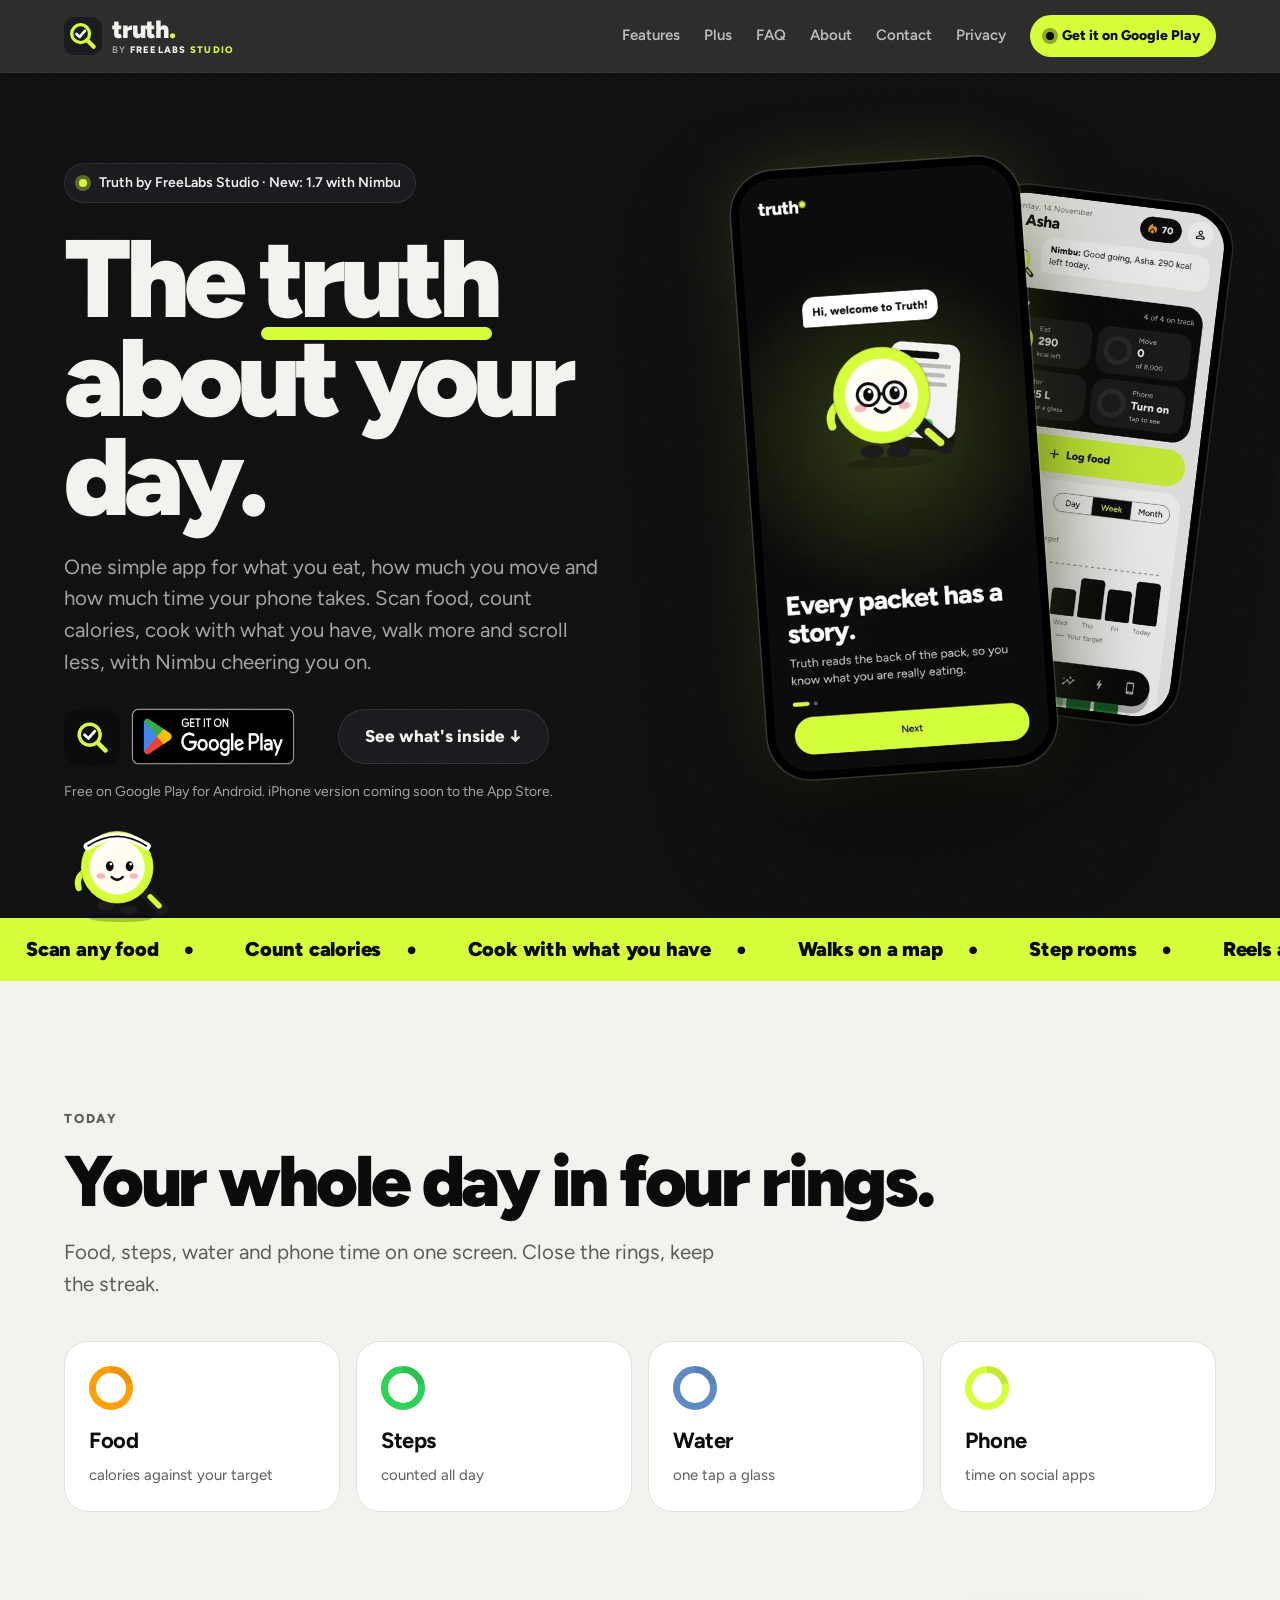
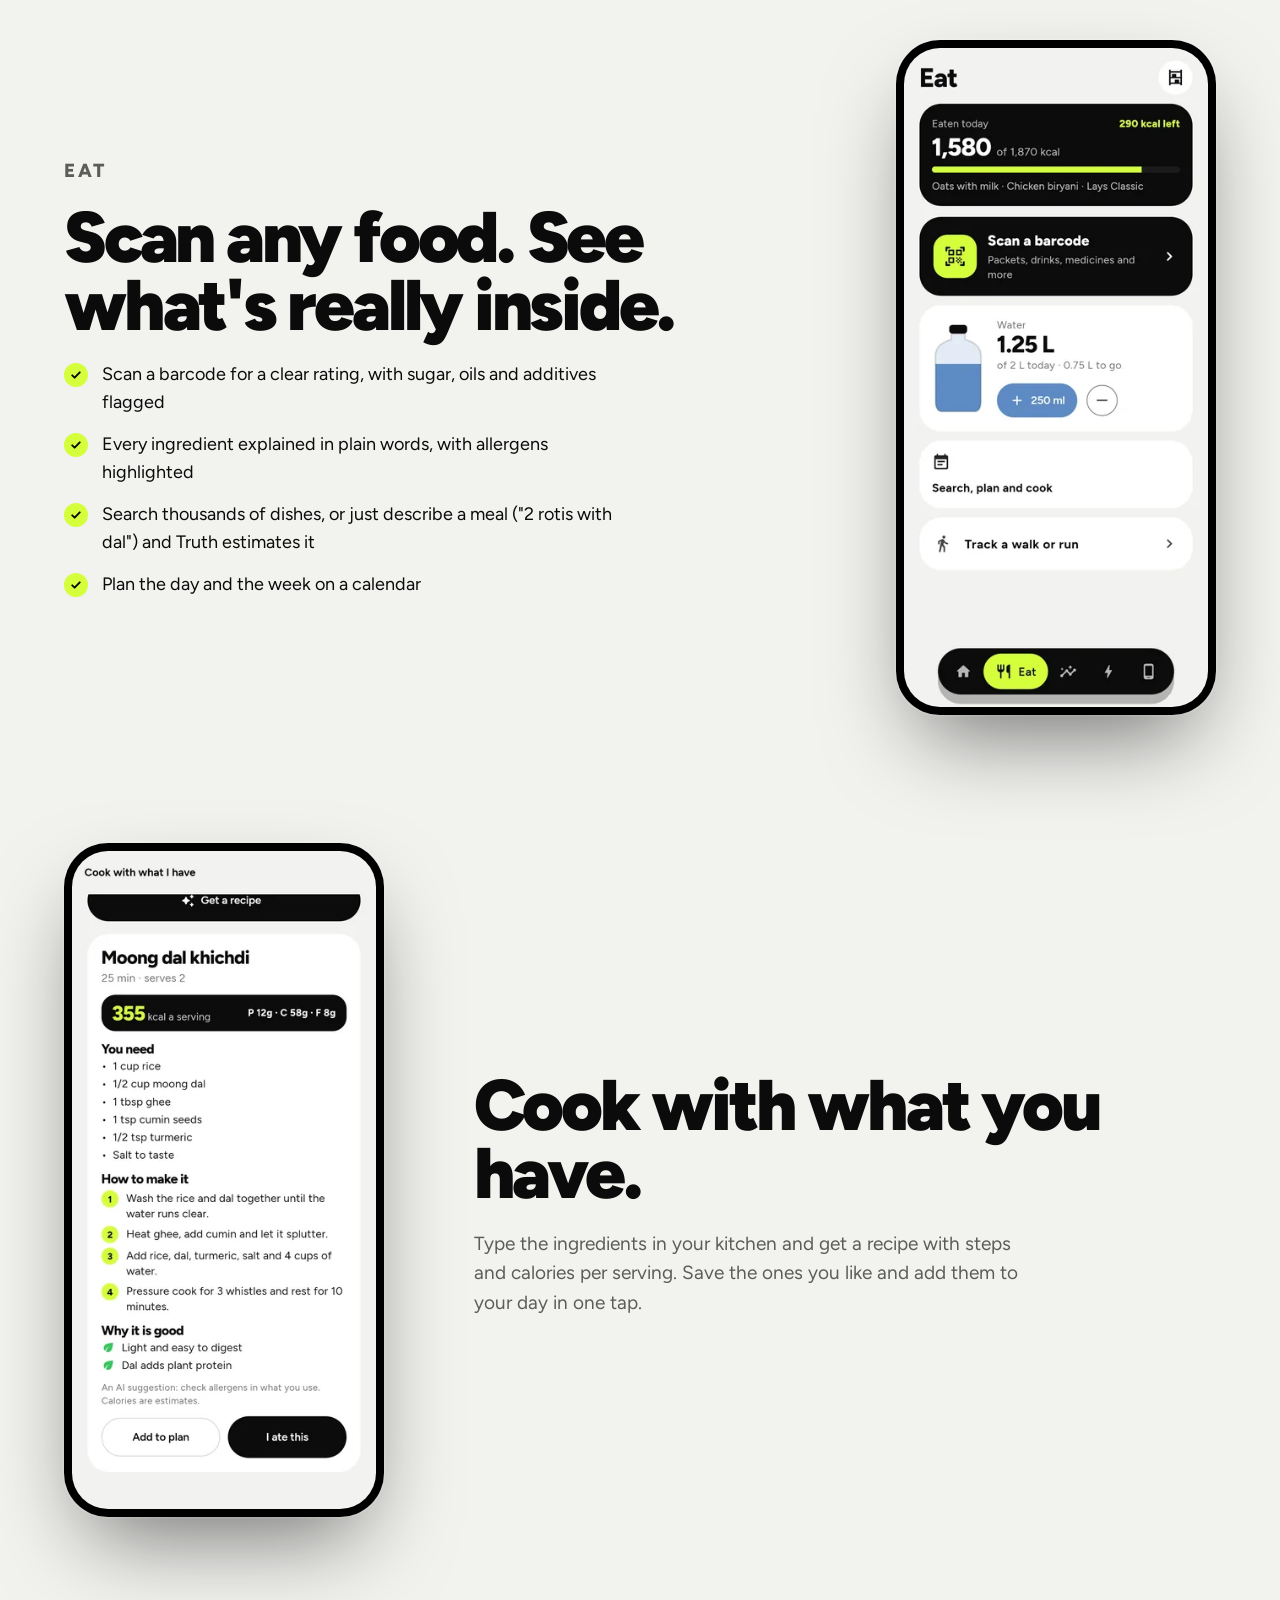
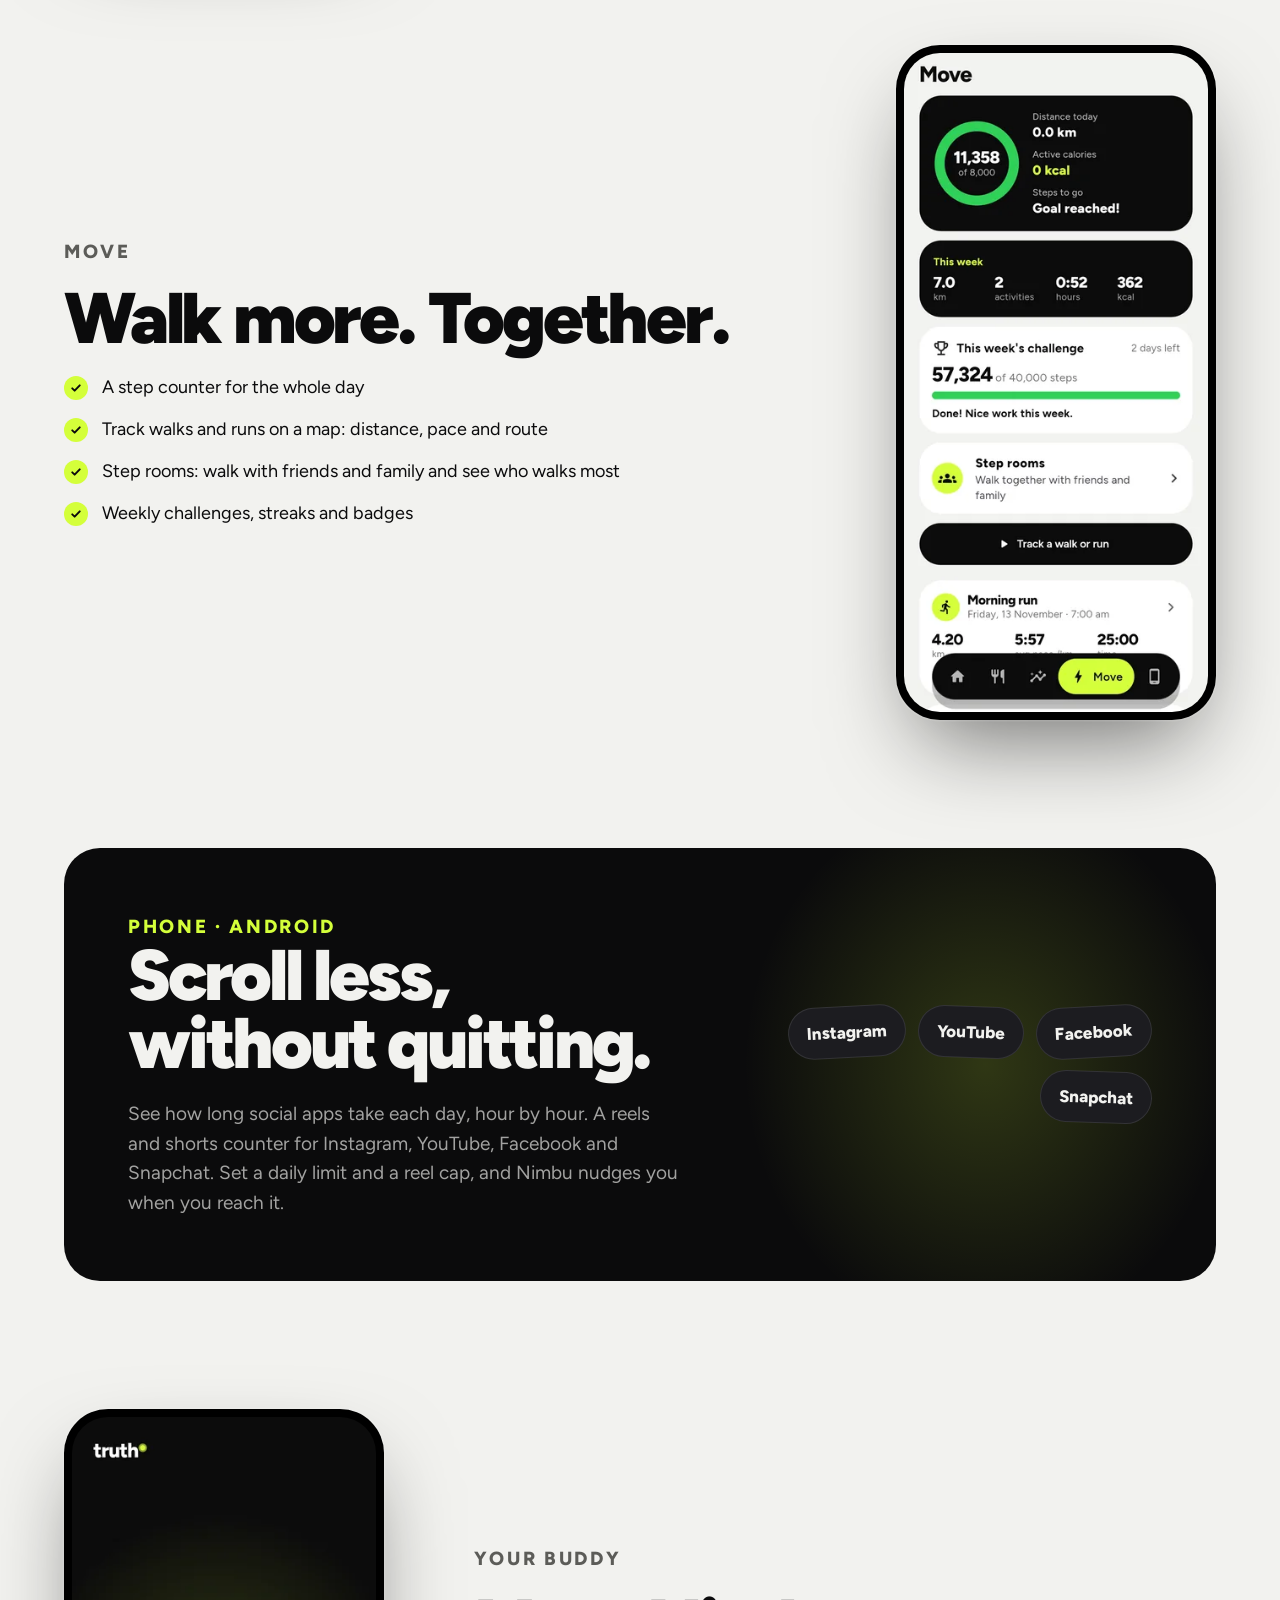
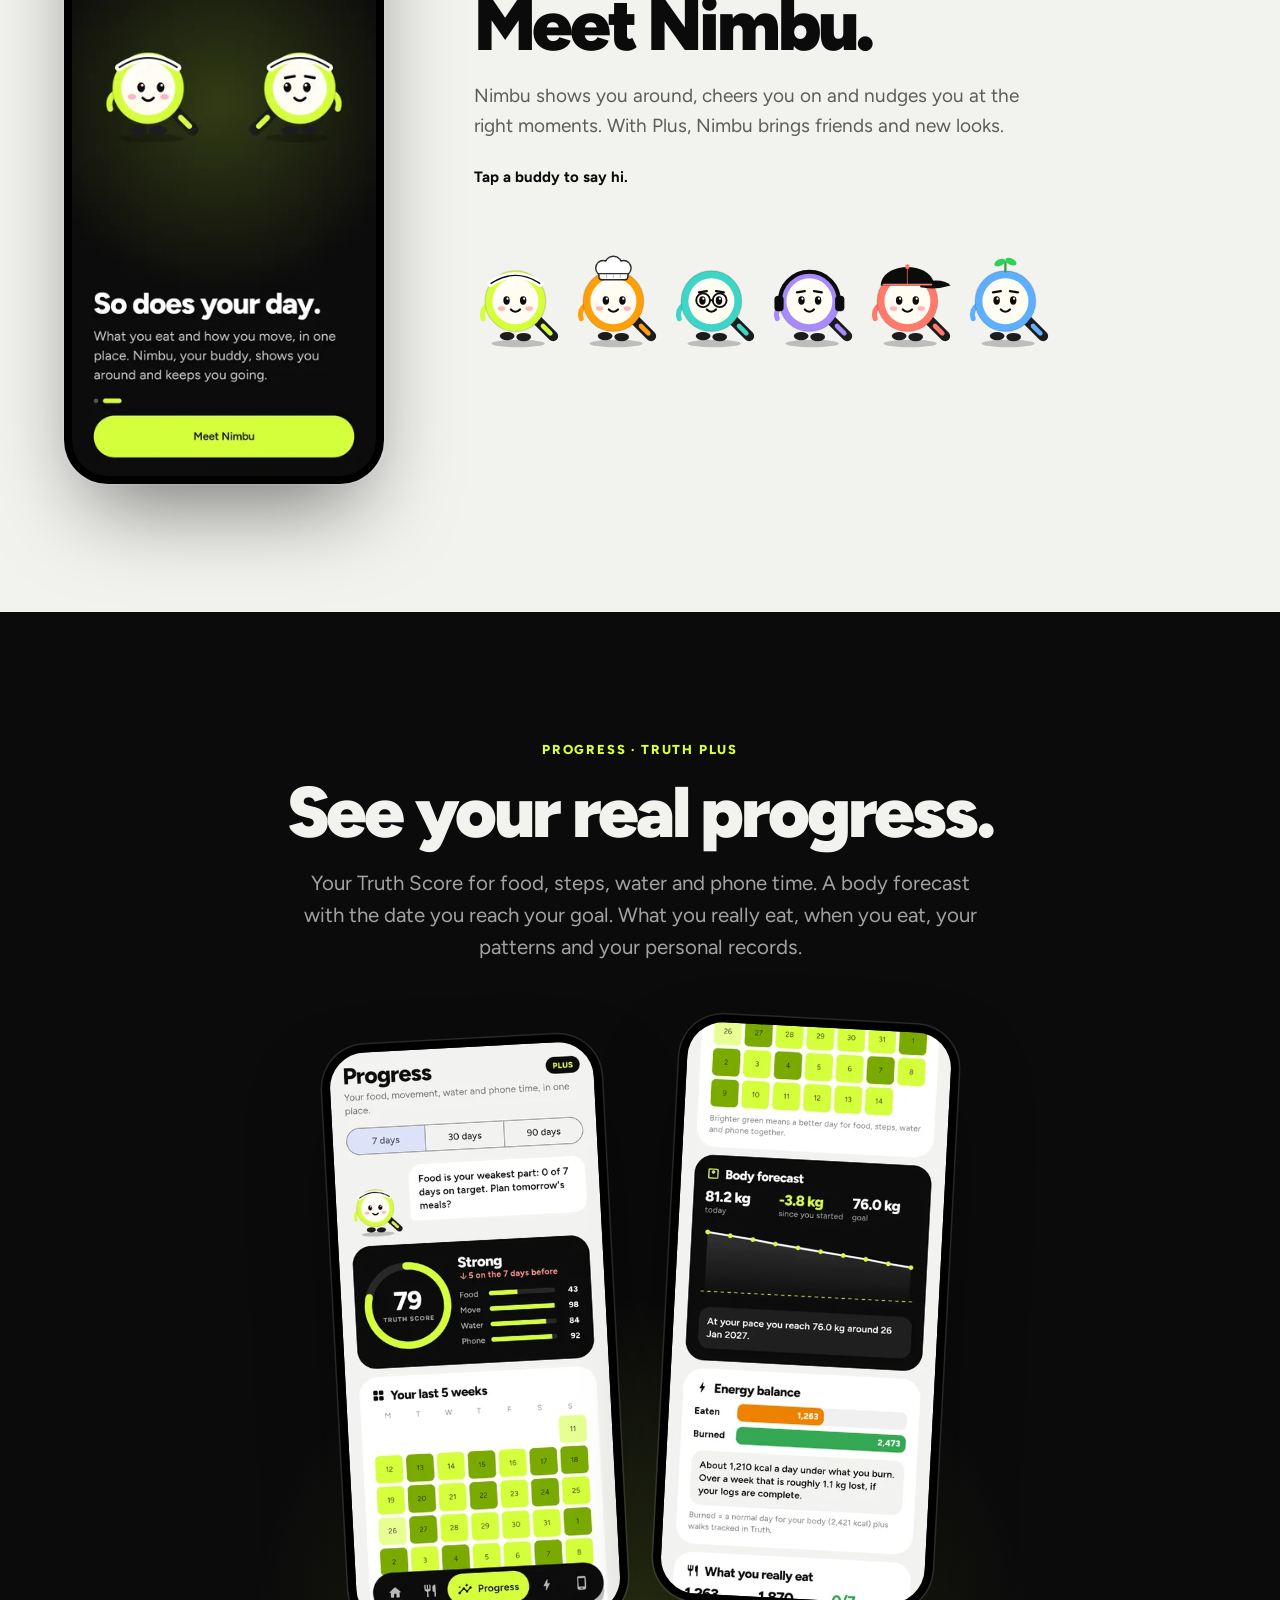
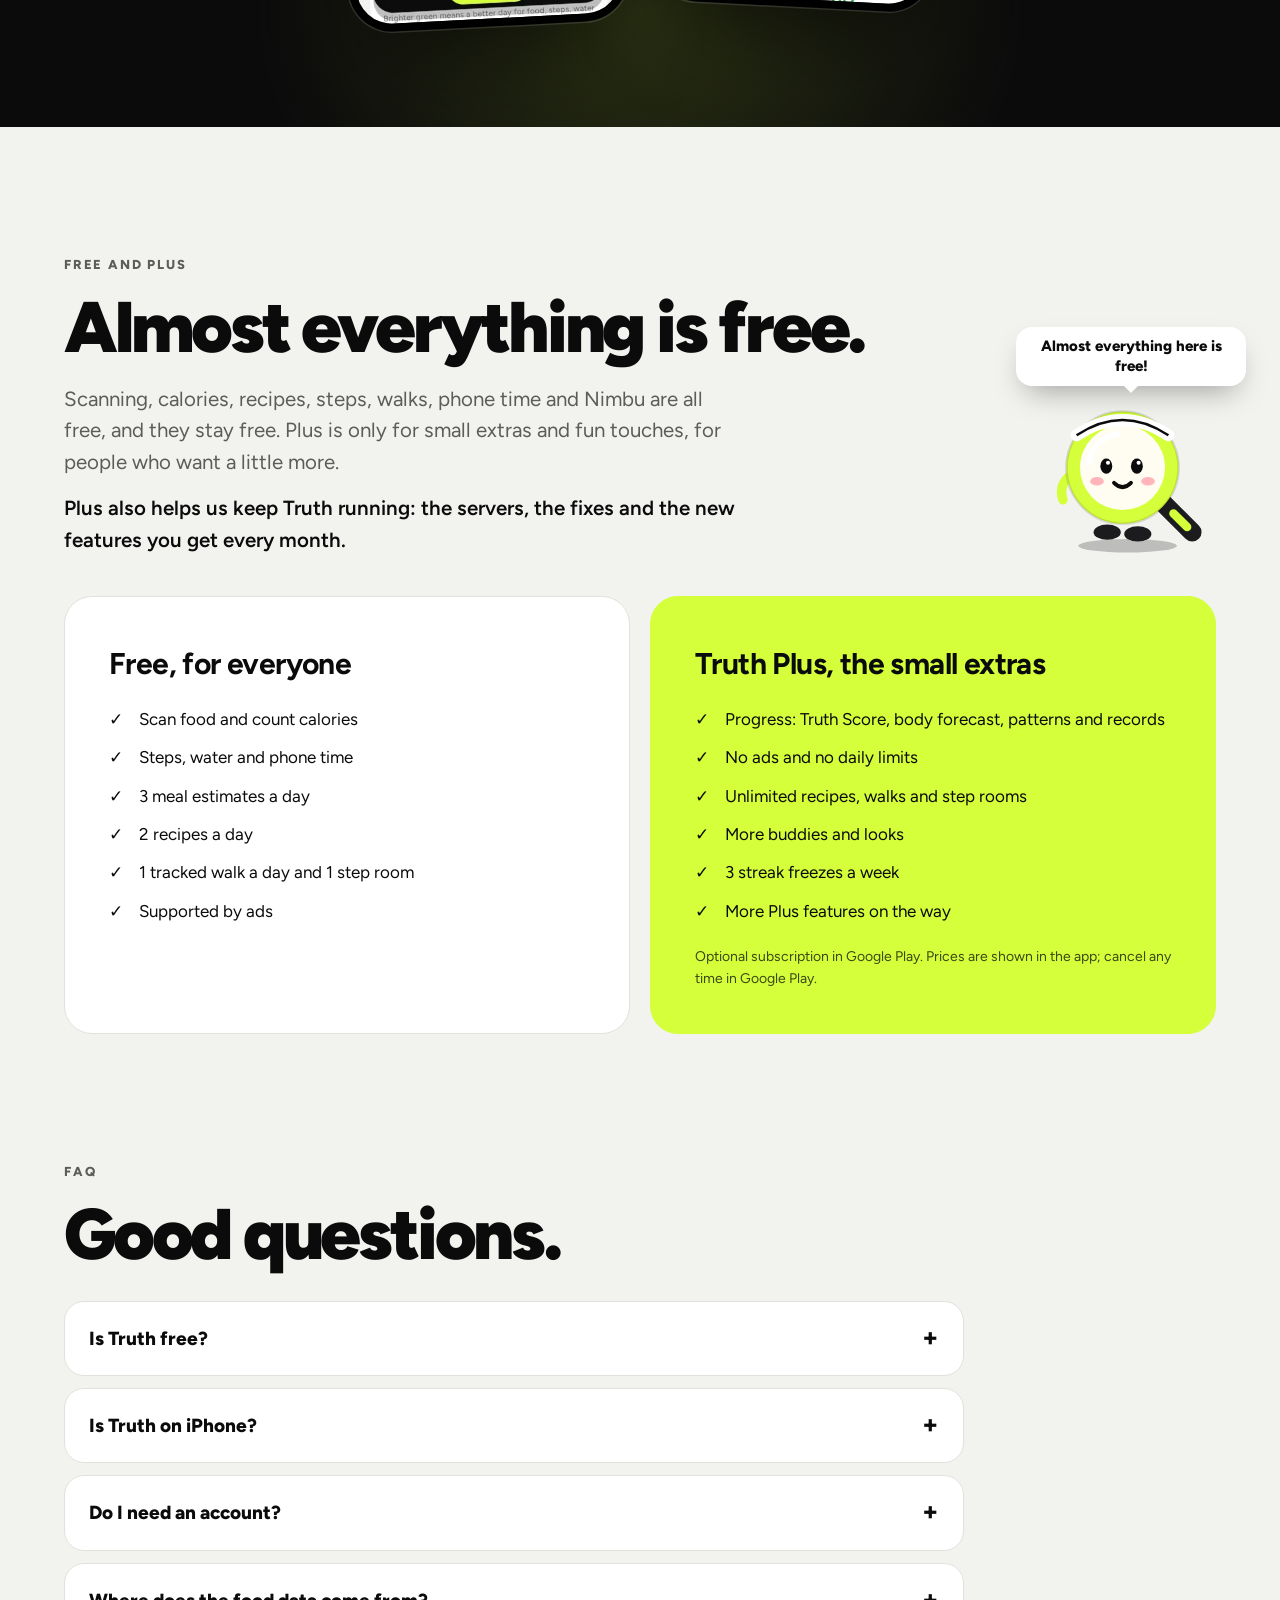
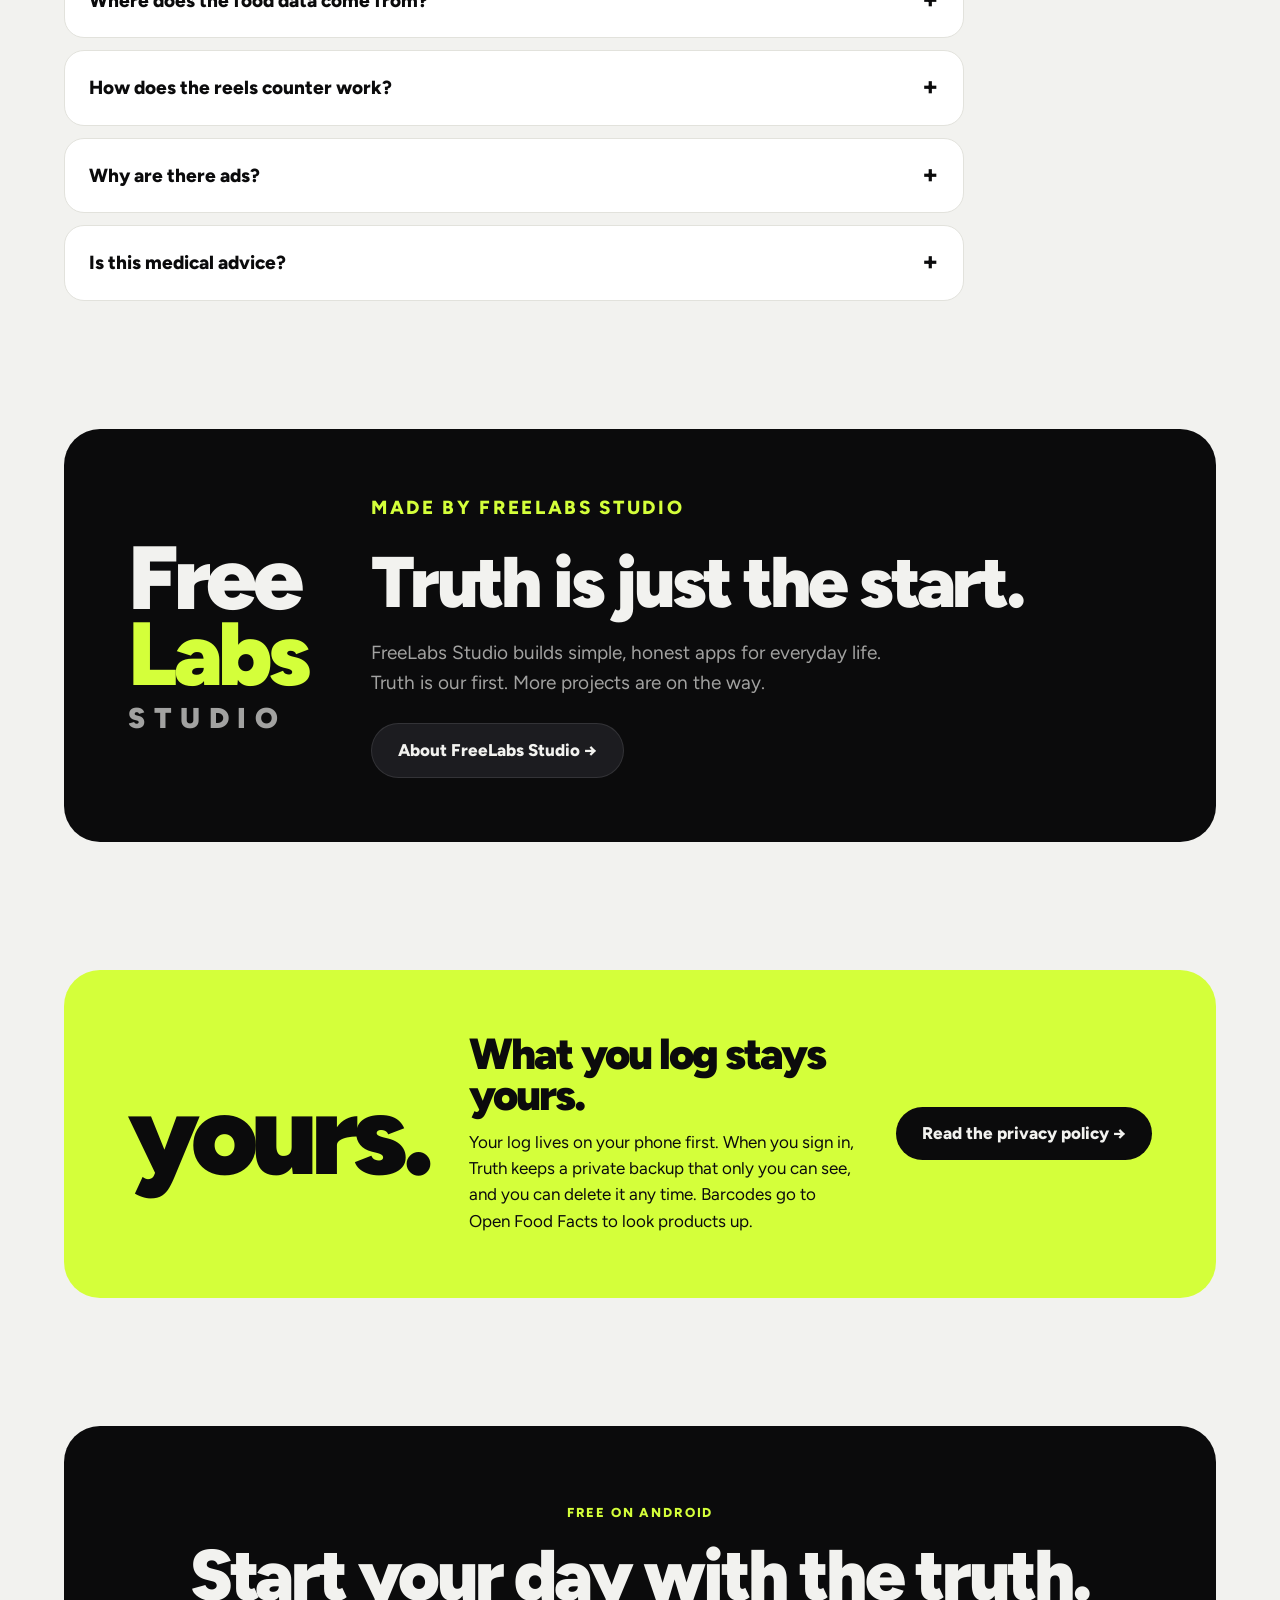
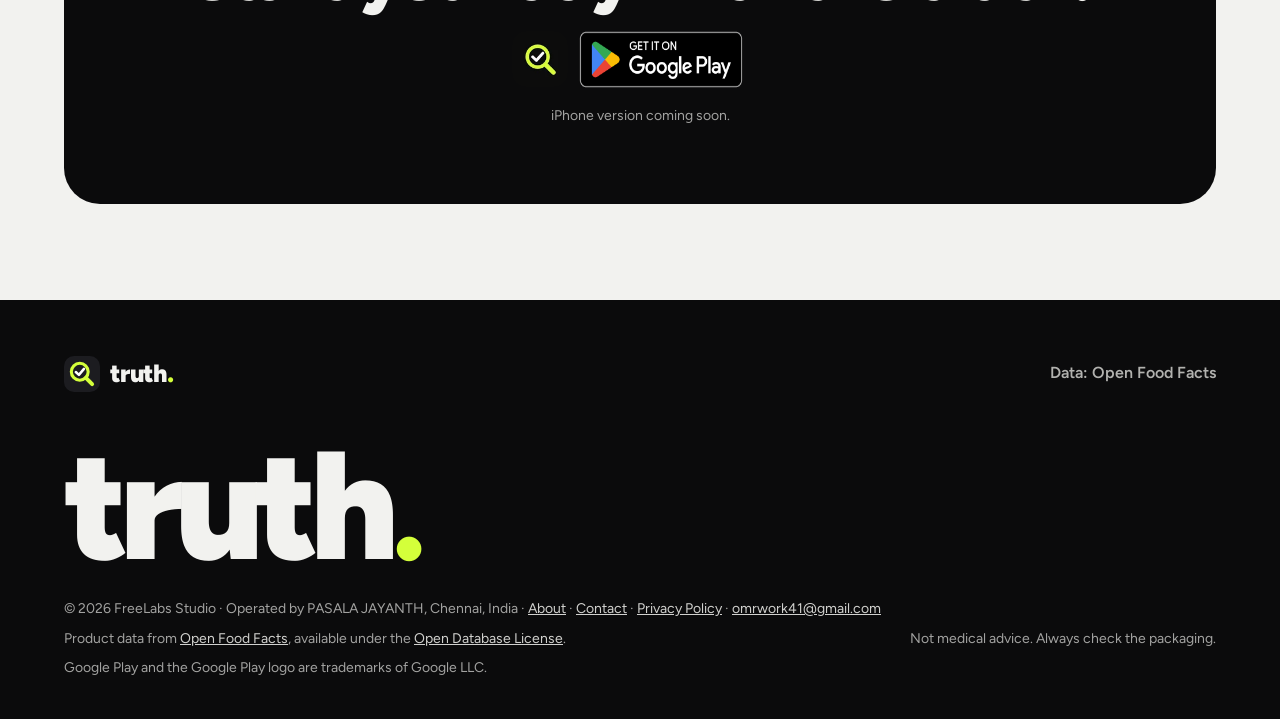
<file: index.html>
<!doctype html>
<html lang="en">
<head>
<meta charset="utf-8">
<meta name="viewport" content="width=device-width, initial-scale=1">
<title>Truth: Calorie Counter, Food Scanner, Steps and Screen Time</title>
<meta name="description" content="Truth by FreeLabs Studio: scan food, count calories, cook with what you have, track steps and walks, and cut screen time, with Nimbu, your buddy. Free on Android.">
<meta name="theme-color" content="#0B0B0C">
<link rel="canonical" href="https://truth.freefinance.site/">
<meta property="og:type" content="website">
<meta property="og:site_name" content="Truth">
<meta property="og:title" content="Truth: The truth about your day">
<meta property="og:description" content="Scan food, count calories, walk more and scroll less. One simple app, with Nimbu, your buddy.">
<meta property="og:url" content="https://truth.freefinance.site/">
<meta property="og:image" content="https://truth.freefinance.site/assets/og.png">
<meta property="og:image:width" content="1200">
<meta property="og:image:height" content="630">
<meta property="og:image:alt" content="Truth logo with Nimbu and the five other buddies, and the words: Scan food, count calories, walk more and scroll less. Almost everything is free.">
<meta name="twitter:card" content="summary_large_image">
<link rel="icon" href="data:image/svg+xml,%3Csvg xmlns='http://www.w3.org/2000/svg' viewBox='0 0 64 64'%3E%3Crect width='64' height='64' rx='18' fill='%230B0B0C'/%3E%3Ccircle cx='28' cy='28' r='15' fill='none' stroke='%23D4FF3A' stroke-width='5.5'/%3E%3Cpath d='M39 39 L50 50' stroke='%23D4FF3A' stroke-width='7' stroke-linecap='round'/%3E%3Cpath d='M21 28.5 L26.5 33.5 L35.5 23' fill='none' stroke='%23fff' stroke-width='4.5' stroke-linecap='round' stroke-linejoin='round'/%3E%3C/svg%3E">
<link rel="icon" href="favicon.svg" type="image/svg+xml">
<link rel="alternate icon" href="favicon.ico" sizes="32x32">
<link rel="apple-touch-icon" href="apple-touch-icon.png">
<link rel="manifest" href="site.webmanifest">
<link rel="preconnect" href="https://fonts.googleapis.com">
<link rel="preconnect" href="https://fonts.gstatic.com" crossorigin>
<link href="https://fonts.googleapis.com/css2?family=Figtree:wght@400;600;800;900&display=swap" rel="stylesheet">
<script>document.documentElement.classList.add('js');</script>
<style>
  :root {
    --ink: #0B0B0C; --ink-2: #141416; --glass: #1C1C20; --paper: #F2F2EF; --card: #FFFFFF;
    --volt: #D4FF3A; --red: #FF453A; --green: #30D158; --amber: #FF9F0A; --blue: #5E8BC4;
    --muted: #5C5C58; --line: #E2E2DC; --on-ink-2: rgba(242,242,239,.66);
    --pad: clamp(20px, 5vw, 64px); --max: 1320px;
    --radius: 28px;
  }
  * { box-sizing: border-box; }
  html { -webkit-text-size-adjust: 100%; scroll-behavior: smooth; }
  body { margin: 0; background: var(--paper); color: var(--ink); font-family: Figtree, system-ui, sans-serif; font-size: 17px; line-height: 1.55; overflow-x: hidden; }
  a { color: inherit; }
  img { max-width: 100%; }
  .wrap { max-width: var(--max); margin: 0 auto; padding-inline: var(--pad); }
  .eyebrow { font-size: 13px; font-weight: 800; letter-spacing: .14em; text-transform: uppercase; color: var(--muted); margin: 0 0 18px; }
  h2 { font-size: clamp(38px, 5.6vw, 76px); line-height: .95; letter-spacing: -.045em; font-weight: 900; margin: 0 0 22px; }
  h3 { font-size: 24px; letter-spacing: -.02em; margin: 0 0 10px; }
  .sub { font-size: clamp(18px, 1.6vw, 21px); color: var(--muted); max-width: 52ch; margin: 0; }
  main > section, main > .wrap { padding-top: clamp(72px, 10vw, 136px); }

  /* ---------- hero ---------- */
  .hero { position: relative; background: var(--ink); color: var(--paper); overflow: hidden; isolation: isolate; }
  .hero::after { /* grain */
    content: ""; position: absolute; inset: 0; z-index: -1; opacity: .07; pointer-events: none;
    background-image: url("data:image/svg+xml,%3Csvg xmlns='http://www.w3.org/2000/svg' width='160' height='160'%3E%3Cfilter id='n'%3E%3CfeTurbulence type='fractalNoise' baseFrequency='.9' numOctaves='2' stitchTiles='stitch'/%3E%3C/filter%3E%3Crect width='100%25' height='100%25' filter='url(%23n)'/%3E%3C/svg%3E");
  }
  .hero-grid { display: grid; grid-template-columns: 1.1fr .9fr; align-items: center; gap: 48px; padding-top: clamp(40px, 7vw, 96px); padding-bottom: clamp(64px, 9vw, 120px); }
  .badge { display: inline-flex; align-items: center; gap: 12px; background: var(--glass); border: 1px solid rgba(255,255,255,.08); color: var(--paper); font-size: 14px; font-weight: 600; padding: 8px 14px; border-radius: 999px; }
  h1 { font-size: clamp(52px, 8.6vw, 128px); line-height: .9; letter-spacing: -.055em; font-weight: 900; margin: 26px 0 26px; }
  h1 .hl { position: relative; white-space: nowrap; }
  h1 .hl::after { content: ""; position: absolute; left: .02em; right: .04em; bottom: .04em; height: .12em; background: var(--volt); border-radius: 999px; transform-origin: left; animation: draw 1s .7s cubic-bezier(.2,.8,.2,1) both; z-index: -1; }
  .lede { font-size: clamp(18px, 1.6vw, 21px); color: var(--on-ink-2); max-width: 42ch; margin: 0 0 30px; }
  .get-row { display: flex; flex-wrap: wrap; align-items: center; gap: 14px; }
  .app-icon { width: 56px; height: 56px; border-radius: 14px; display: block; }
  .play-badge img { display: block; height: 64px; width: auto; }
  .ctas { display: flex; flex-wrap: wrap; align-items: center; gap: 12px 18px; }
  .btn { display: inline-flex; align-items: center; justify-content: center; gap: 10px; font: 800 17px/1 Figtree, sans-serif; padding: 18px 26px; border-radius: 999px; text-decoration: none; transition: transform .15s ease, background .2s; }
  .btn:hover { transform: translateY(-2px); }
  .btn-glass { background: var(--glass); color: var(--paper); border: 1px solid rgba(255,255,255,.1); }
  .btn-glass:hover { background: #26262B; }
  .btn-ink { background: var(--ink); color: var(--paper); }
  .btn-ink:hover { background: #26262B; }
  .play-note { margin: 16px 0 0; font-size: 14px; color: rgba(242,242,239,.66); }

  /* ---------- devices: real app screens in a phone frame ---------- */
  .device { margin: 0; border-radius: 44px; background: #000; padding: 8px; box-shadow: 0 0 0 1.5px rgba(255,255,255,.12), 0 40px 90px -24px rgba(0,0,0,.55); }
  .device img { display: block; width: 100%; height: auto; border-radius: 36px; }
  .stage { position: relative; min-height: 640px; }
  .stage .glow { position: absolute; inset: 8% -10% 0 0; background: radial-gradient(closest-side, rgba(212,255,58,.22), transparent 72%); filter: blur(8px); }
  .d-back { position: absolute; width: 250px; right: 2%; top: 30px; transform: rotate(7deg); opacity: .9; animation: float 8s ease-in-out infinite reverse; }
  .d-front { position: absolute; width: 290px; left: 6%; top: 0; transform: rotate(-4deg); animation: float 7s ease-in-out infinite; box-shadow: 0 0 0 1.5px rgba(255,255,255,.14), 0 50px 120px -20px rgba(0,0,0,.8), 0 0 80px -20px rgba(212,255,58,.3); }
  .bubble { position: absolute; left: 0; bottom: 70px; background: var(--volt); color: var(--ink); font-weight: 800; padding: 14px 18px; border-radius: 22px 22px 22px 6px; box-shadow: 0 20px 40px -10px rgba(0,0,0,.5); animation: pop .6s 1s cubic-bezier(.2,1.4,.4,1) both; }

  /* ---------- ticker ---------- */
  .ticker { background: var(--volt); color: var(--ink); overflow: hidden; padding: 16px 0; font-weight: 900; font-size: 20px; letter-spacing: -.01em; }
  .ticker-track { display: flex; width: max-content; animation: marquee 32s linear infinite; }
  .ticker-track span { padding: 0 26px; white-space: nowrap; display: inline-flex; align-items: center; gap: 26px; }
  .ticker-track span::after { content: "●"; font-size: 10px; }

  /* ---------- rings ---------- */
  .ring-row { display: grid; grid-template-columns: repeat(4, 1fr); gap: 16px; margin-top: 40px; }
  .r { background: var(--card); border: 1px solid var(--line); border-radius: 24px; padding: 24px; display: grid; gap: 6px; }
  .r b { font-size: 22px; letter-spacing: -.02em; }
  .r small { color: var(--muted); font-size: 15px; }
  .dotc { width: 44px; height: 44px; border-radius: 50%; border: 7px solid var(--c); margin-bottom: 8px; position: relative; }
  .dotc::after { content: ""; position: absolute; inset: -7px; border-radius: 50%; border: 7px solid rgba(0,0,0,.08); clip-path: polygon(50% 50%, 50% 0, 100% 0, 100% 40%); }

  /* ---------- feature rows ---------- */
  .feature { display: grid; grid-template-columns: 1fr 320px; gap: clamp(32px, 7vw, 120px); align-items: center; }
  .feature.flip { grid-template-columns: 320px 1fr; }
  .feature.flip .f-copy { order: 2; }
  .feature .device { width: 100%; max-width: 320px; justify-self: center; }
  .f-copy p { font-size: 19px; color: var(--muted); max-width: 46ch; }
  .ticks { list-style: none; padding: 0; margin: 0; display: grid; gap: 14px; max-width: 52ch; }
  .ticks li { position: relative; padding-left: 38px; font-size: 18px; }
  .ticks li::before { content: ""; position: absolute; left: 0; top: 2px; width: 24px; height: 24px; border-radius: 50%; background: var(--volt) url("data:image/svg+xml,%3Csvg xmlns='http://www.w3.org/2000/svg' viewBox='0 0 24 24'%3E%3Cpath d='m7 12.5 3.2 3L17 8.5' fill='none' stroke='%230B0B0C' stroke-width='2.6' stroke-linecap='round' stroke-linejoin='round'/%3E%3C/svg%3E") center/18px no-repeat; }

  /* ---------- phone time ---------- */
  .phone-card { background: var(--ink); color: var(--paper); border-radius: 36px; padding: clamp(32px, 5vw, 64px); display: grid; grid-template-columns: 1.3fr 1fr; gap: 40px; align-items: center; position: relative; overflow: hidden; isolation: isolate; }
  .phone-card::before { content: ""; position: absolute; right: -10%; top: -40%; width: 60%; height: 180%; z-index: -1; background: radial-gradient(closest-side, rgba(212,255,58,.18), transparent 70%); }
  .phone-card .eyebrow { color: var(--volt); }
  .phone-card p { color: var(--on-ink-2); font-size: 19px; max-width: 48ch; margin: 0; }
  .apps { display: flex; flex-wrap: wrap; gap: 12px; justify-content: flex-end; }
  .apps span { background: var(--glass); border: 1px solid rgba(255,255,255,.1); padding: 12px 18px; border-radius: 999px; font-weight: 800; }
  .apps span:nth-child(odd) { transform: rotate(-3deg); } .apps span:nth-child(even) { transform: rotate(2deg); }

  /* ---------- progress (Plus) ---------- */
  .dark { background: var(--ink); color: var(--paper); margin-top: clamp(72px, 10vw, 136px); padding-bottom: clamp(72px, 10vw, 120px); position: relative; overflow: hidden; isolation: isolate; }
  .dark::before { content: ""; position: absolute; left: 50%; bottom: -30%; width: 1100px; height: 900px; margin-left: -550px; z-index: -1; background: radial-gradient(closest-side, rgba(212,255,58,.16), transparent 70%); }
  .dark .eyebrow { color: var(--volt); }
  .dark .sub { color: var(--on-ink-2); }
  .p-head { text-align: center; display: grid; justify-items: center; }
  .p-shots { display: flex; justify-content: center; gap: clamp(20px, 4vw, 56px); margin-top: 56px; }
  .p-shots .device { width: 280px; }
  .p-shots .device:first-child { transform: rotate(-3deg) translateY(20px); }
  .p-shots .device:last-child { transform: rotate(3deg); }

  /* ---------- plans ---------- */
  .plans { display: grid; grid-template-columns: 1fr 1fr; gap: 20px; margin-top: 40px; }
  .plan { background: var(--card); border: 1px solid var(--line); border-radius: var(--radius); padding: clamp(28px, 3.5vw, 44px); }
  .plan h3 { font-size: 30px; }
  .plan ul { list-style: none; padding: 0; margin: 18px 0 0; display: grid; gap: 12px; }
  .plan li { padding-left: 30px; position: relative; font-size: 17px; }
  .plan li::before { content: "✓"; position: absolute; left: 0; font-weight: 900; }
  .plan.plus { background: var(--volt); border-color: var(--volt); }
  .plan .fine { font-size: 14px; margin: 22px 0 0; opacity: .75; }

  /* ---------- live buddies (assets/buddies.js) ---------- */
  .buddy { position: relative; display: inline-block; width: 120px; aspect-ratio: 1; padding: 0; border: 0; background: none; cursor: pointer; font: inherit; color: inherit; -webkit-tap-highlight-color: transparent; }
  .buddy .b-art { display: block; width: 100%; height: 100%; transition: transform .2s; }
  .buddy .b-art svg { display: block; width: 100%; height: 100%; overflow: visible; }
  .buddy:hover .b-art { transform: rotate(-4deg) scale(1.04); }
  .buddy.hop .b-art { animation: hop .6s cubic-bezier(.3,1.6,.5,1); }
  .buddy .b-say { position: absolute; left: 50%; bottom: 100%; transform: translate(-50%, 8px) scale(.9); width: max-content; max-width: 230px; background: var(--card); color: var(--ink); font-weight: 800; font-size: 15px; line-height: 1.3; padding: 10px 14px; border-radius: 16px; box-shadow: 0 14px 30px -10px rgba(0,0,0,.35); opacity: 0; pointer-events: none; transition: opacity .2s, transform .25s cubic-bezier(.3,1.5,.5,1); z-index: 3; }
  .buddy .b-say::after { content: ""; position: absolute; left: 50%; top: 100%; margin-left: -7px; border: 7px solid transparent; border-top-color: var(--card); }
  .buddy.talking .b-say { opacity: 1; transform: translate(-50%, 0) scale(1); }
  .walkway { position: relative; height: 0; z-index: 5; overflow-x: clip; overflow-y: visible; }
  .b-walk { position: absolute; left: 0; bottom: -9px; width: 110px; }
  .b-walk .b-art svg { transform-origin: 45% 50%; }
  .b-walk:hover .b-art { transform: none; }
  .gang-hint { font-size: 15px !important; font-weight: 700; color: var(--ink) !important; margin: 26px 0 4px; }
  .gang { display: flex; flex-wrap: wrap; gap: 4px 6px; padding-top: 64px; }
  .gang .buddy { width: 92px; }
  .free-head { display: grid; grid-template-columns: 1fr auto; gap: 24px; align-items: end; }
  .free-head .why { margin-top: 14px; color: var(--ink); font-weight: 600; }
  .b-free { width: 170px; margin-top: 70px; }
  @keyframes hop { 0% { transform: translateY(0); } 35% { transform: translateY(-26px) rotate(-6deg); } 70% { transform: translateY(0) scale(1.06, .94); } 100% { transform: none; } }

  /* ---------- FreeLabs Studio ---------- */
  .studio-card { background: var(--ink); color: var(--paper); border-radius: 36px; padding: clamp(32px, 5vw, 64px); display: grid; grid-template-columns: auto 1fr; gap: clamp(28px, 5vw, 72px); align-items: center; }
  .studio-card .eyebrow { color: var(--volt); }
  .studio-card p { color: var(--on-ink-2); font-size: 19px; max-width: 46ch; margin: 0 0 26px; }
  .studio-mark { font-weight: 900; font-size: clamp(48px, 7vw, 104px); letter-spacing: -.05em; line-height: .85; display: grid; }
  .studio-mark b { color: var(--volt); font-weight: 900; }
  .studio-mark i { font-style: normal; font-size: .32em; letter-spacing: .3em; text-transform: uppercase; color: var(--on-ink-2); margin-top: 14px; }

  /* ---------- FAQ, band, CTA ---------- */
  .faq { display: grid; gap: 12px; margin-top: 32px; max-width: 900px; }
  .faq details { background: var(--card); border: 1px solid var(--line); border-radius: 20px; padding: 0 24px; }
  .faq summary { cursor: pointer; font-weight: 800; font-size: 19px; padding: 22px 0; list-style: none; display: flex; justify-content: space-between; gap: 16px; }
  .faq summary::-webkit-details-marker { display: none; }
  .faq summary::after { content: "+"; font-size: 26px; line-height: 1; transition: transform .2s; }
  .faq details[open] summary::after { transform: rotate(45deg); }
  .faq details p { margin: 0 0 22px; color: var(--muted); }
  .band-card { background: var(--volt); border-radius: 36px; padding: clamp(32px, 5vw, 64px); display: grid; grid-template-columns: auto 1fr auto; gap: 40px; align-items: center; }
  .band-card .big { font-size: clamp(64px, 9vw, 140px); font-weight: 900; letter-spacing: -.06em; line-height: .8; }
  .band-card h2 { font-size: clamp(30px, 3.4vw, 46px); margin-bottom: 12px; }
  .band-card p { margin: 0; max-width: 56ch; }
  .cta-card { background: var(--ink); color: var(--paper); border-radius: 36px; padding: clamp(40px, 6vw, 80px); text-align: center; display: grid; justify-items: center; }
  .cta-card .eyebrow { color: var(--volt); }
  .cta-card .note { color: var(--on-ink-2); font-size: 14px; margin: 18px 0 0; }

  /* ---------- motion ---------- */
  .js .reveal { opacity: 0; transform: translateY(24px); transition: opacity .8s cubic-bezier(.2,.8,.2,1), transform .8s cubic-bezier(.2,.8,.2,1); }
  .js .reveal.in { opacity: 1; transform: none; }
  .js .p-shots .device.reveal.in:first-child { transform: rotate(-3deg) translateY(20px); }
  .js .p-shots .device.reveal.in:last-child { transform: rotate(3deg); }
  .hero .up { animation: up .9s cubic-bezier(.2,.8,.2,1) both; }
  .hero .up:nth-child(2) { animation-delay: .08s; } .hero .up:nth-child(3) { animation-delay: .16s; } .hero .up:nth-child(4) { animation-delay: .24s; } .hero .up:nth-child(5) { animation-delay: .32s; }
  @keyframes up { from { opacity: 0; transform: translateY(28px); } }
  @keyframes draw { from { transform: scaleX(0); } }
  @keyframes float { 0%,100% { translate: 0 0; } 50% { translate: 0 -12px; } }
  @keyframes pop { from { opacity: 0; transform: scale(.6) translateY(10px); } }
  @keyframes marquee { to { transform: translateX(-50%); } }

  @media (max-width: 960px) {
    .hero-grid { grid-template-columns: 1fr; }
    .stage { min-height: 560px; max-width: 520px; width: 100%; margin: 0 auto; }
    .ring-row { grid-template-columns: 1fr 1fr; }
    .feature, .feature.flip { grid-template-columns: 1fr; }
    .feature.flip .f-copy { order: 0; }
    .feature .device { max-width: 280px; }
    .phone-card { grid-template-columns: 1fr; }
    .apps { justify-content: flex-start; }
    .plans { grid-template-columns: 1fr; }
    .band-card, .studio-card { grid-template-columns: 1fr; gap: 20px; }
    .free-head { grid-template-columns: 1fr; }
    .b-free { width: 130px; margin-top: 40px; }
  }
  @media (max-width: 560px) {
    .d-front { width: 230px; left: 0; }
    .d-back { width: 200px; right: 0; top: 60px; }
    .stage { min-height: 520px; }
    .bubble { bottom: 30px; left: 12px; font-size: 15px; }
    .p-shots .device { width: 46%; }
    .badge { font-size: 12.5px; gap: 10px; padding: 8px 12px; }
  }
  @media (prefers-reduced-motion: reduce) {
    *, *::before, *::after { animation: none !important; transition: none !important; }
    html { scroll-behavior: auto; }
    .js .reveal { opacity: 1; transform: none; }
  }
</style>
<link rel="stylesheet" href="assets/site.css">
</head>
<body>
<a class="skip" href="#content">Skip to content</a>

<nav class="nav" aria-label="Main">
  <div class="wrap">
    <a class="brand" href="./" aria-label="Truth home, by FreeLabs Studio">
      <svg viewBox="0 0 64 64" aria-hidden="true"><rect width="64" height="64" rx="18" fill="#1C1C20"/><circle cx="28" cy="28" r="15" fill="none" stroke="#D4FF3A" stroke-width="5.5"/><path d="M39 39 L50 50" stroke="#D4FF3A" stroke-width="7" stroke-linecap="round"/><path d="M21 28.5 L26.5 33.5 L35.5 23" fill="none" stroke="#fff" stroke-width="4.5" stroke-linecap="round" stroke-linejoin="round"/></svg>
      <span class="brand-text"><span class="wordmark">truth<b>.</b></span><span class="by">by <b>FreeLabs</b> <i>Studio</i></span></span>
    </a>
    <div class="nav-links">
      <a class="link" href="#eat">Features</a>
      <a class="link" href="#progress">Plus</a>
      <a class="link" href="#faq">FAQ</a>
      <a class="link" href="about.html">About</a>
      <a class="link" href="contact.html">Contact</a>
      <a class="link" href="privacy.html">Privacy</a>
      <a class="chip-play" href="https://play.google.com/store/apps/details?id=com.foodscanrate.app" target="_blank" rel="noopener"><span class="dot"></span><span class="long">Get it on Google Play</span><span class="short">Get the app</span></a>
      <details class="menu">
        <summary aria-label="Menu"><svg class="ic" viewBox="0 0 24 24" aria-hidden="true"><path d="M4 6h16M4 12h16M4 18h16"/></svg></summary>
        <div class="menu-panel">
          <a href="#eat">Features</a>
          <a href="#progress">Plus</a>
          <a href="#faq">FAQ</a>
          <a href="about.html">About</a>
          <a href="contact.html">Contact</a>
          <a href="privacy.html">Privacy</a>
        </div>
      </details>
    </div>
  </div>
</nav>

<header class="hero">
  <div class="wrap hero-grid">
    <div>
      <span class="badge up"><span class="dot"></span>Truth by FreeLabs Studio · New: 1.7 with Nimbu</span>
      <h1 class="up">The <span class="hl">truth</span> about your day.</h1>
      <p class="lede up">One simple app for what you eat, how much you move and how much time your phone takes. Scan food, count calories, cook with what you have, walk more and scroll less, with Nimbu cheering you on.</p>
      <div class="ctas up">
        <span class="get-row">
          <img class="app-icon" src="assets/icon-96.webp" width="56" height="56" alt="Truth app icon">
          <a class="play-badge" href="https://play.google.com/store/apps/details?id=com.foodscanrate.app" target="_blank" rel="noopener"><img src="assets/google-play-badge.png" width="215" height="83" alt="Get it on Google Play"></a>
        </span>
        <a class="btn btn-glass" href="#eat">See what's inside ↓</a>
      </div>
      <p class="play-note up">Free on Google Play for Android. iPhone version coming soon to the App Store.</p>
    </div>

    <div class="stage" aria-hidden="true">
      <div class="glow"></div>
      <figure class="device d-back"><img src="assets/screens/v17/today-360.webp" srcset="assets/screens/v17/today-360.webp 360w, assets/screens/v17/today-720.webp 720w" sizes="250px" width="360" height="780" alt=""></figure>
      <figure class="device d-front"><img src="assets/screens/v17/hi-360.webp" srcset="assets/screens/v17/hi-360.webp 360w, assets/screens/v17/hi-720.webp 720w" sizes="290px" width="360" height="780" alt=""></figure>
    </div>
  </div>
</header>

<div class="walkway">
  <button class="buddy b-walk" type="button" data-buddy="nimbu" data-walk data-quiet data-sound="assets/nimbu-hi.mp3" aria-label="Nimbu, your buddy. Tap to say hi"></button>
</div>
<div class="ticker" aria-hidden="true">
  <div class="ticker-track">
    <span>Scan any food</span><span>Count calories</span><span>Cook with what you have</span><span>Walks on a map</span><span>Step rooms</span><span>Reels and shorts counter</span><span>Truth Score</span><span>Meet Nimbu</span>
    <span>Scan any food</span><span>Count calories</span><span>Cook with what you have</span><span>Walks on a map</span><span>Step rooms</span><span>Reels and shorts counter</span><span>Truth Score</span><span>Meet Nimbu</span>
  </div>
</div>

<main id="content">
  <section class="wrap rings">
    <p class="eyebrow reveal">Today</p>
    <h2 class="reveal">Your whole day in four rings.</h2>
    <p class="sub reveal">Food, steps, water and phone time on one screen. Close the rings, keep the streak.</p>
    <div class="ring-row reveal">
      <div class="r"><span class="dotc" style="--c:#FF9F0A"></span><b>Food</b><small>calories against your target</small></div>
      <div class="r"><span class="dotc" style="--c:#30D158"></span><b>Steps</b><small>counted all day</small></div>
      <div class="r"><span class="dotc" style="--c:#5E8BC4"></span><b>Water</b><small>one tap a glass</small></div>
      <div class="r"><span class="dotc" style="--c:#D4FF3A"></span><b>Phone</b><small>time on social apps</small></div>
    </div>
  </section>

  <section id="eat" class="wrap feature">
    <div class="f-copy">
      <p class="eyebrow reveal">Eat</p>
      <h2 class="reveal">Scan any food. See what's really inside.</h2>
      <ul class="ticks reveal">
        <li>Scan a barcode for a clear rating, with sugar, oils and additives flagged</li>
        <li>Every ingredient explained in plain words, with allergens highlighted</li>
        <li>Search thousands of dishes, or just describe a meal ("2 rotis with dal") and Truth estimates it</li>
        <li>Plan the day and the week on a calendar</li>
      </ul>
    </div>
    <figure class="device reveal"><img src="assets/screens/v17/eat-360.webp" srcset="assets/screens/v17/eat-360.webp 360w, assets/screens/v17/eat-720.webp 720w" sizes="(min-width: 960px) 300px, 70vw" width="360" height="780" loading="lazy" decoding="async" alt="Truth's Eat tab: today's meals, search and meal plan"></figure>
  </section>

  <section id="cook" class="wrap feature flip">
    <div class="f-copy">
      <p class="eyebrow reveal">Cook</p>
      <h2 class="reveal">Cook with what you have.</h2>
      <p class="reveal">Type the ingredients in your kitchen and get a recipe with steps and calories per serving. Save the ones you like and add them to your day in one tap.</p>
    </div>
    <figure class="device reveal"><img src="assets/screens/v17/cook-360.webp" srcset="assets/screens/v17/cook-360.webp 360w, assets/screens/v17/cook-720.webp 720w" sizes="(min-width: 960px) 300px, 70vw" width="360" height="780" loading="lazy" decoding="async" alt="A recipe in Truth made from the ingredients typed in, with calories per serving"></figure>
  </section>

  <section id="move" class="wrap feature">
    <div class="f-copy">
      <p class="eyebrow reveal">Move</p>
      <h2 class="reveal">Walk more. Together.</h2>
      <ul class="ticks reveal">
        <li>A step counter for the whole day</li>
        <li>Track walks and runs on a map: distance, pace and route</li>
        <li>Step rooms: walk with friends and family and see who walks most</li>
        <li>Weekly challenges, streaks and badges</li>
      </ul>
    </div>
    <figure class="device reveal"><img src="assets/screens/v17/move-360.webp" srcset="assets/screens/v17/move-360.webp 360w, assets/screens/v17/move-720.webp 720w" sizes="(min-width: 960px) 300px, 70vw" width="360" height="780" loading="lazy" decoding="async" alt="Truth's Move tab with steps, a walk on a map and step rooms"></figure>
  </section>

  <section id="phone" class="wrap">
    <div class="phone-card reveal">
      <div>
        <p class="eyebrow">Phone · Android</p>
        <h2>Scroll less, without quitting.</h2>
        <p>See how long social apps take each day, hour by hour. A reels and shorts counter for Instagram, YouTube, Facebook and Snapchat. Set a daily limit and a reel cap, and Nimbu nudges you when you reach it.</p>
      </div>
      <div class="apps" aria-hidden="true"><span>Instagram</span><span>YouTube</span><span>Facebook</span><span>Snapchat</span></div>
    </div>
  </section>

  <section id="nimbu" class="wrap feature flip">
    <div class="f-copy">
      <p class="eyebrow reveal">Your buddy</p>
      <h2 class="reveal">Meet Nimbu.</h2>
      <p class="reveal">Nimbu shows you around, cheers you on and nudges you at the right moments. With Plus, Nimbu brings friends and new looks.</p>
      <p class="gang-hint reveal">Tap a buddy to say hi.</p>
      <div class="gang reveal">
        <button class="buddy" type="button" data-buddy="nimbu" aria-label="Nimbu, free for everyone"></button>
        <button class="buddy" type="button" data-buddy="aam" aria-label="Aam, the home cook"></button>
        <button class="buddy" type="button" data-buddy="pudina" aria-label="Pudina, the label reader"></button>
        <button class="buddy" type="button" data-buddy="jamun" aria-label="Jamun, the walker"></button>
        <button class="buddy" type="button" data-buddy="anaar" aria-label="Anaar, the runner"></button>
        <button class="buddy" type="button" data-buddy="badal" aria-label="Badal, the green eater"></button>
      </div>
    </div>
    <figure class="device reveal"><img src="assets/screens/v17/fight-360.webp" srcset="assets/screens/v17/fight-360.webp 360w, assets/screens/v17/fight-720.webp 720w" sizes="(min-width: 960px) 300px, 70vw" width="360" height="780" loading="lazy" decoding="async" alt="Nimbu and a second buddy playing on Truth's welcome screen"></figure>
  </section>

  <section id="progress" class="dark">
    <div class="wrap">
      <div class="p-head">
        <p class="eyebrow reveal">Progress · Truth Plus</p>
        <h2 class="reveal">See your real progress.</h2>
        <p class="sub reveal">Your Truth Score for food, steps, water and phone time. A body forecast with the date you reach your goal. What you really eat, when you eat, your patterns and your personal records.</p>
      </div>
      <div class="p-shots">
        <figure class="device reveal"><img src="assets/screens/v17/progress-360.webp" srcset="assets/screens/v17/progress-360.webp 360w, assets/screens/v17/progress-720.webp 720w" sizes="(min-width: 960px) 280px, 70vw" width="360" height="780" loading="lazy" decoding="async" alt="Truth Score with its four parts on the Progress tab"></figure>
        <figure class="device reveal"><img src="assets/screens/v17/patterns-360.webp" srcset="assets/screens/v17/patterns-360.webp 360w, assets/screens/v17/patterns-720.webp 720w" sizes="(min-width: 960px) 280px, 70vw" width="360" height="780" loading="lazy" decoding="async" alt="Progress cards: body forecast, energy balance and what you eat"></figure>
      </div>
    </div>
  </section>

  <section id="plans" class="wrap">
    <p class="eyebrow reveal">Free and Plus</p>
    <div class="free-head">
      <div>
        <h2 class="reveal">Almost everything is free.</h2>
        <p class="sub reveal">Scanning, calories, recipes, steps, walks, phone time and Nimbu are all free, and they stay free. Plus is only for small extras and fun touches, for people who want a little more.</p>
        <p class="sub why reveal">Plus also helps us keep Truth running: the servers, the fixes and the new features you get every month.</p>
      </div>
      <button class="buddy b-free reveal" type="button" data-buddy="nimbu" data-hello="Almost everything here is free!" aria-label="Nimbu. Tap to hear Nimbu"></button>
    </div>
    <div class="plans">
      <article class="plan reveal">
        <h3>Free, for everyone</h3>
        <ul>
          <li>Scan food and count calories</li>
          <li>Steps, water and phone time</li>
          <li>3 meal estimates a day</li>
          <li>2 recipes a day</li>
          <li>1 tracked walk a day and 1 step room</li>
          <li>Supported by ads</li>
        </ul>
      </article>
      <article class="plan plus reveal on-volt">
        <h3>Truth Plus, the small extras</h3>
        <ul>
          <li>Progress: Truth Score, body forecast, patterns and records</li>
          <li>No ads and no daily limits</li>
          <li>Unlimited recipes, walks and step rooms</li>
          <li>More buddies and looks</li>
          <li>3 streak freezes a week</li>
          <li>More Plus features on the way</li>
        </ul>
        <p class="fine">Optional subscription in Google Play. Prices are shown in the app; cancel any time in Google Play.</p>
      </article>
    </div>
  </section>

  <section id="faq" class="wrap">
    <p class="eyebrow reveal">FAQ</p>
    <h2 class="reveal">Good questions.</h2>
    <div class="faq reveal">
      <details><summary>Is Truth free?</summary><p>Yes. Almost everything in Truth is free and stays free, supported by ads. Truth Plus is optional: it adds small extras like Progress, more buddies and no ads, and it helps us keep Truth running with servers, fixes and new features. You never need it to use Truth, and you can cancel it any time in Google Play.</p></details>
      <details><summary>Is Truth on iPhone?</summary><p>Not yet. The iPhone version is on its way to the App Store. Truth is available on Android through Google Play today.</p></details>
      <details><summary>Do I need an account?</summary><p>On Android, you sign in once with Google, so your progress is backed up and comes back on a new phone. On iPhone, signing in will be optional. Either way, what you log stays on your phone first, and you can delete your account and backup any time in the app or on the <a href="delete-account.html">account deletion page</a>.</p></details>
      <details><summary>Where does the food data come from?</summary><p>Packaged foods come from Open Food Facts, a non-profit open database built by people around the world. It can be incomplete or out of date, so always check the pack. If a product is missing, you can add it with a few photos from inside Truth.</p></details>
      <details><summary>How does the reels counter work?</summary><p>On Android, Truth uses an accessibility service you switch on yourself to count reels and shorts in Instagram, YouTube, Facebook and Snapchat. It only notices when a full-screen video list moves to the next video, so it can count; it doesn't read your messages or what you type. The <a href="privacy.html">privacy policy</a> explains it in full.</p></details>
      <details><summary>Why are there ads?</summary><p>Ads from Google AdMob keep the app free. Truth Plus removes them. The <a href="privacy.html">privacy policy</a> explains what ads collect and the choices you have.</p></details>
      <details><summary>Is this medical advice?</summary><p>No. Calories, steps, scores and forecasts are estimates to guide everyday choices. Always check the packaging, especially for allergies, and ask a doctor about your health.</p></details>
    </div>
  </section>

  <section id="studio" class="wrap">
    <div class="studio-card reveal">
      <div class="studio-mark" aria-hidden="true">Free<b>Labs</b><i>Studio</i></div>
      <div>
        <p class="eyebrow">Made by FreeLabs Studio</p>
        <h2>Truth is just the start.</h2>
        <p>FreeLabs Studio builds simple, honest apps for everyday life. Truth is our first. More projects are on the way.</p>
        <a class="btn btn-glass" href="about.html">About FreeLabs Studio →</a>
      </div>
    </div>
  </section>

  <div class="wrap band">
    <div class="band-card reveal on-volt">
      <div class="big" aria-hidden="true">yours.</div>
      <div>
        <h2>What you log stays yours.</h2>
        <p>Your log lives on your phone first. When you sign in, Truth keeps a private backup that only you can see, and you can delete it any time. Barcodes go to Open Food Facts to look products up.</p>
      </div>
      <a class="btn btn-ink" href="privacy.html">Read the privacy policy →</a>
    </div>
  </div>

  <div class="wrap cta">
    <div class="cta-card reveal">
      <p class="eyebrow">Free on Android</p>
      <h2>Start your day with the truth.</h2>
      <span class="get-row">
        <img class="app-icon" src="assets/icon-96.webp" width="56" height="56" loading="lazy" decoding="async" alt="Truth app icon">
        <a class="play-badge" href="https://play.google.com/store/apps/details?id=com.foodscanrate.app" target="_blank" rel="noopener"><img src="assets/google-play-badge.png" width="215" height="83" loading="lazy" decoding="async" alt="Get it on Google Play"></a>
      </span>
      <p class="note">iPhone version coming soon.</p>
    </div>
  </div>
</main>

<footer>
  <div class="wrap">
    <div class="f-top">
      <a class="brand" href="./" aria-label="Truth home">
        <svg viewBox="0 0 64 64" aria-hidden="true"><rect width="64" height="64" rx="18" fill="#1C1C20"/><circle cx="28" cy="28" r="15" fill="none" stroke="#D4FF3A" stroke-width="5.5"/><path d="M39 39 L50 50" stroke="#D4FF3A" stroke-width="7" stroke-linecap="round"/><path d="M21 28.5 L26.5 33.5 L35.5 23" fill="none" stroke="#fff" stroke-width="4.5" stroke-linecap="round" stroke-linejoin="round"/></svg>
        <span class="wordmark">truth<b>.</b></span>
      </a>
      <div class="f-links">
        <a href="https://world.openfoodfacts.org">Data: Open Food Facts</a>
      </div>
    </div>
    <p class="f-big" aria-hidden="true">truth<b>.</b></p>
    <div class="f-small">
      <span class="f-line">© 2026 FreeLabs Studio · Operated by PASALA JAYANTH, Chennai, India · <a href="about.html">About</a> · <a href="contact.html">Contact</a> · <a href="privacy.html">Privacy Policy</a> · <a href="mailto:omrwork41@gmail.com">omrwork41@gmail.com</a></span>
      <span>Product data from <a href="https://world.openfoodfacts.org">Open Food Facts</a>, available under the <a href="https://opendatacommons.org/licenses/odbl/1-0/">Open Database License</a>.</span>
      <span>Not medical advice. Always check the packaging.</span>
      <span class="f-tm">Google Play and the Google Play logo are trademarks of Google LLC.</span>
    </div>
  </div>
</footer>

<script src="assets/buddies.js" defer></script>
<script>
  // Fade sections in as they scroll into view; what is already on screen shows at once.
  (function () {
    var items = document.querySelectorAll('.reveal');
    if (!('IntersectionObserver' in window)) { items.forEach(function (el) { el.classList.add('in'); }); return; }
    var io = new IntersectionObserver(function (entries) {
      entries.forEach(function (e) { if (e.isIntersecting) { e.target.classList.add('in'); io.unobserve(e.target); } });
    }, { rootMargin: '0px 0px -10% 0px' });
    items.forEach(function (el) {
      if (el.getBoundingClientRect().top < window.innerHeight) el.classList.add('in'); else io.observe(el);
    });
  })();
</script>
</body>
</html>
</file>
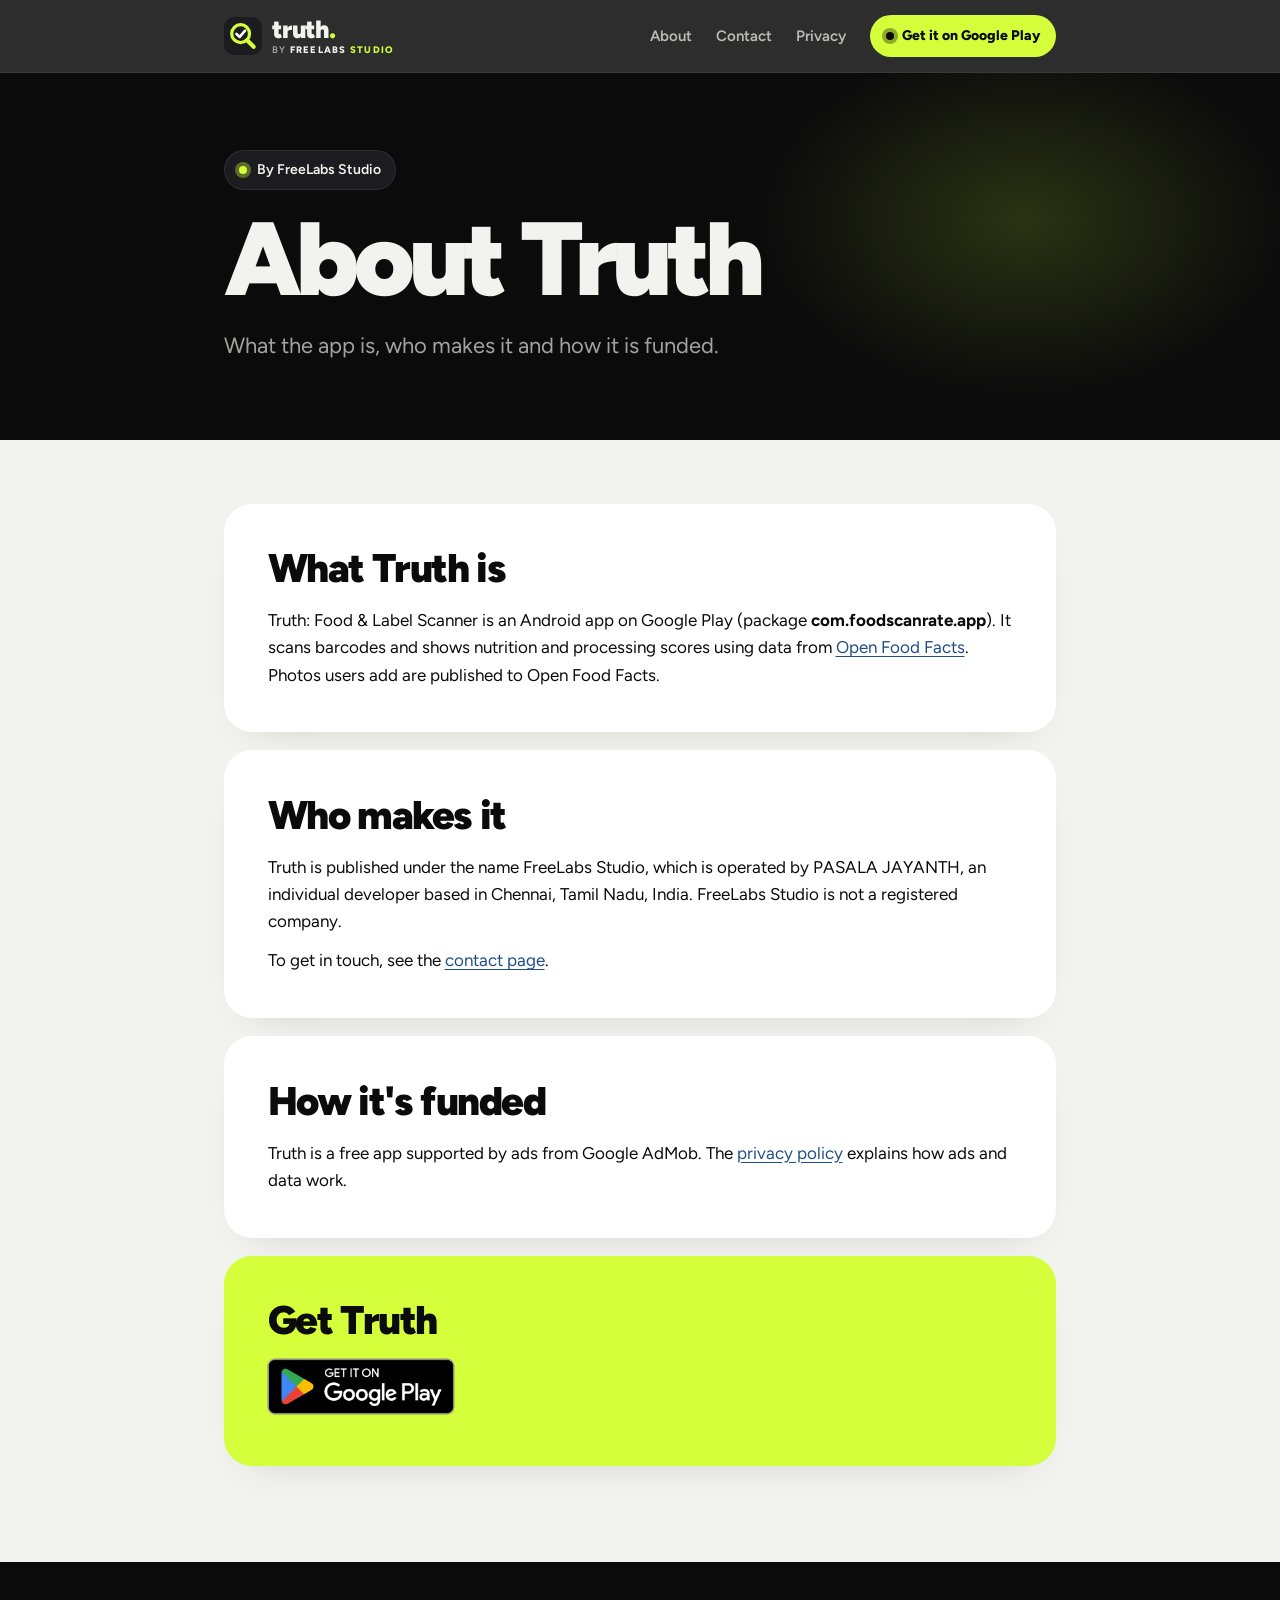
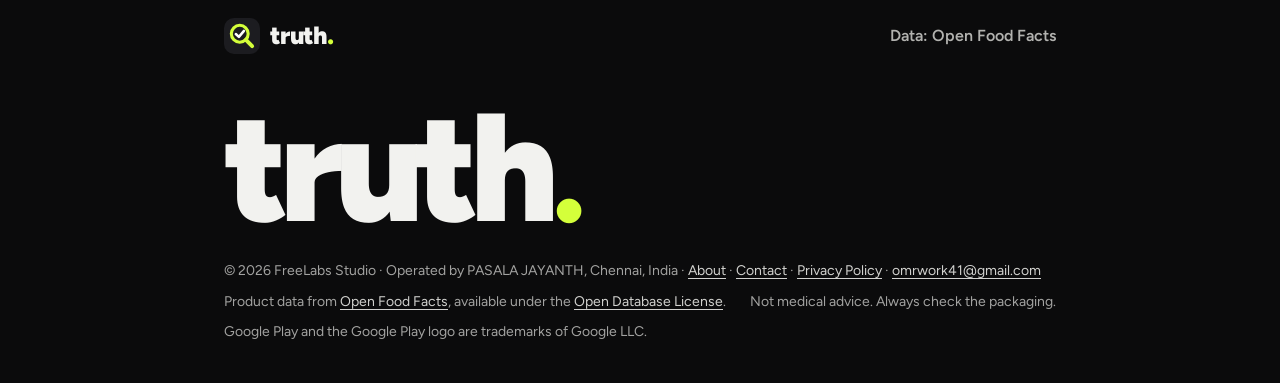
<file: about.html>
<!doctype html>
<html lang="en">
<head>
<meta charset="utf-8">
<meta name="viewport" content="width=device-width, initial-scale=1">
<title>About Truth</title>
<meta name="description" content="About Truth: Food &amp; Label Scanner. Published under the name FreeLabs Studio, operated by PASALA JAYANTH, an individual developer in Chennai, India.">
<meta name="theme-color" content="#0B0B0C">
<link rel="canonical" href="https://truth.freefinance.site/about.html">
<meta property="og:type" content="website">
<meta property="og:site_name" content="Truth">
<meta property="og:title" content="About Truth">
<meta property="og:description" content="About Truth: Food &amp; Label Scanner. Published under the name FreeLabs Studio, operated by PASALA JAYANTH, an individual developer in Chennai, India.">
<meta property="og:url" content="https://truth.freefinance.site/about.html">
<meta property="og:image" content="https://truth.freefinance.site/assets/og.png">
<meta property="og:image:width" content="1200">
<meta property="og:image:height" content="630">
<meta property="og:image:alt" content="Truth logo beside the Truth app's scan screen, with the words See what's really inside">
<meta name="twitter:card" content="summary_large_image">
<link rel="icon" href="data:image/svg+xml,%3Csvg xmlns='http://www.w3.org/2000/svg' viewBox='0 0 64 64'%3E%3Crect width='64' height='64' rx='18' fill='%230B0B0C'/%3E%3Ccircle cx='28' cy='28' r='15' fill='none' stroke='%23D4FF3A' stroke-width='5.5'/%3E%3Cpath d='M39 39 L50 50' stroke='%23D4FF3A' stroke-width='7' stroke-linecap='round'/%3E%3Cpath d='M21 28.5 L26.5 33.5 L35.5 23' fill='none' stroke='%23fff' stroke-width='4.5' stroke-linecap='round' stroke-linejoin='round'/%3E%3C/svg%3E">
<link rel="icon" href="favicon.svg" type="image/svg+xml">
<link rel="alternate icon" href="favicon.ico" sizes="32x32">
<link rel="apple-touch-icon" href="apple-touch-icon.png">
<link rel="manifest" href="site.webmanifest">
<link rel="preconnect" href="https://fonts.googleapis.com">
<link rel="preconnect" href="https://fonts.gstatic.com" crossorigin>
<link href="https://fonts.googleapis.com/css2?family=Figtree:wght@400;600;800;900&display=swap" rel="stylesheet">
<style>
  :root {
    --ink: #0B0B0C; --glass: #1C1C20; --paper: #F2F2EF; --card: #FFFFFF;
    --volt: #D4FF3A; --muted: #5C5C58; --on-ink-2: rgba(242,242,239,.66); --link: #1F4E86;
    --pad: clamp(20px, 5vw, 64px); --max: 960px; --radius: 28px;
  }
  * { box-sizing: border-box; }
  html { -webkit-text-size-adjust: 100%; }
  body { margin: 0; background: var(--paper); color: var(--ink); font-family: Figtree, system-ui, sans-serif; font-size: 17px; line-height: 1.6; overflow-x: hidden; }
  a { color: var(--link); text-underline-offset: 3px; overflow-wrap: anywhere; }
  .wrap { max-width: var(--max); margin: 0 auto; padding: 0 var(--pad); }


  .hero { background: var(--ink); color: var(--paper); position: relative; overflow: hidden; isolation: isolate; }
  .hero::before { content: ""; position: absolute; right: -10%; top: -30%; width: 60%; height: 140%; z-index: -1; background: radial-gradient(closest-side, rgba(212,255,58,.16), transparent 70%); }
  .hero .wrap { padding-top: clamp(40px, 6vw, 80px); padding-bottom: clamp(48px, 6vw, 88px); }
  .stamp { display: inline-flex; align-items: center; gap: 10px; background: var(--glass); border: 1px solid rgba(255,255,255,.08); font-size: 14px; font-weight: 600; padding: 8px 14px; border-radius: 999px; }
  h1 { font-size: clamp(52px, 9vw, 104px); line-height: .9; letter-spacing: -.055em; font-weight: 900; margin: 22px 0 22px; }
  .lede { font-size: clamp(18px, 1.8vw, 22px); color: var(--on-ink-2); max-width: 44ch; margin: 0; }

  .sections { display: grid; gap: 18px; padding-top: clamp(40px, 5vw, 72px); }
  .card { background: var(--card); border-radius: var(--radius); padding: clamp(24px, 3.4vw, 44px); box-shadow: 0 18px 40px -28px rgba(0,0,0,.2); }
  .card h2 { font-size: clamp(28px, 3.2vw, 40px); font-weight: 900; letter-spacing: -.035em; line-height: 1.05; margin: 0 0 18px; }
  .card p { margin: 0 0 12px; }
  .card p:last-child { margin-bottom: 0; }
  .get { background: var(--volt); }

</style>
<link rel="stylesheet" href="assets/site.css">
</head>
<body class="subpage">

<a class="skip" href="#content">Skip to content</a>

<nav class="nav" aria-label="Main">
  <div class="wrap">
    <a class="brand" href="./" aria-label="Truth home, by FreeLabs Studio">
      <svg viewBox="0 0 64 64" aria-hidden="true"><rect width="64" height="64" rx="18" fill="#1C1C20"/><circle cx="28" cy="28" r="15" fill="none" stroke="#D4FF3A" stroke-width="5.5"/><path d="M39 39 L50 50" stroke="#D4FF3A" stroke-width="7" stroke-linecap="round"/><path d="M21 28.5 L26.5 33.5 L35.5 23" fill="none" stroke="#fff" stroke-width="4.5" stroke-linecap="round" stroke-linejoin="round"/></svg>
      <span class="brand-text"><span class="wordmark">truth<b>.</b></span><span class="by">by <b>FreeLabs</b> <i>Studio</i></span></span>
    </a>
    <div class="nav-links">
      <a class="back" href="./">← Back to Truth</a>
      <a class="link" href="about.html">About</a>
      <a class="link" href="contact.html">Contact</a>
      <a class="link" href="privacy.html">Privacy</a>
      <a class="chip-play" href="https://play.google.com/store/apps/details?id=com.foodscanrate.app" target="_blank" rel="noopener"><span class="dot"></span><span class="long">Get it on Google Play</span><span class="short">Get the app</span></a>
      <details class="menu">
        <summary aria-label="Menu"><svg class="ic" viewBox="0 0 24 24" aria-hidden="true" fill="none" stroke="currentColor" stroke-width="2" stroke-linecap="round"><path d="M4 6h16M4 12h16M4 18h16"/></svg></summary>
        <div class="menu-panel">
          <a href="./">Home</a>
          <a href="about.html">About</a>
          <a href="contact.html">Contact</a>
          <a href="privacy.html">Privacy</a>
          <a href="https://play.google.com/store/apps/details?id=com.foodscanrate.app" target="_blank" rel="noopener">Get it on Google Play</a>
        </div>
      </details>
    </div>
  </div>
</nav>

<header class="hero">
  <div class="wrap">
    <span class="stamp"><span class="dot"></span>By FreeLabs Studio</span>
    <h1>About Truth</h1>
    <p class="lede">What the app is, who makes it and how it is funded.</p>
  </div>
</header>

<main id="content" class="wrap sections">
  <section class="card" id="what">
    <h2>What Truth is</h2>
    <p>Truth: Food &amp; Label Scanner is an Android app on Google Play (package <b>com.foodscanrate.app</b>). It scans barcodes and shows nutrition and processing scores using data from <a href="https://world.openfoodfacts.org">Open Food Facts</a>. Photos users add are published to Open Food Facts.</p>
  </section>

  <section class="card" id="who">
    <h2>Who makes it</h2>
    <p>Truth is published under the name FreeLabs Studio, which is operated by PASALA JAYANTH, an individual developer based in Chennai, Tamil Nadu, India. FreeLabs Studio is not a registered company.</p>
    <p>To get in touch, see the <a href="contact.html">contact page</a>.</p>
  </section>

  <section class="card" id="funding">
    <h2>How it's funded</h2>
    <p>Truth is a free app supported by ads from Google AdMob. The <a href="privacy.html">privacy policy</a> explains how ads and data work.</p>
  </section>

  <section class="card get on-volt" id="get">
    <h2>Get Truth</h2>
    <a class="play-badge" href="https://play.google.com/store/apps/details?id=com.foodscanrate.app" target="_blank" rel="noopener"><img src="assets/google-play-badge.png" width="215" height="83" alt="Get it on Google Play"></a>
  </section>
</main>

<footer>
  <div class="wrap">
    <div class="f-top">
      <a class="brand" href="./" aria-label="Truth home">
        <svg viewBox="0 0 64 64" aria-hidden="true"><rect width="64" height="64" rx="18" fill="#1C1C20"/><circle cx="28" cy="28" r="15" fill="none" stroke="#D4FF3A" stroke-width="5.5"/><path d="M39 39 L50 50" stroke="#D4FF3A" stroke-width="7" stroke-linecap="round"/><path d="M21 28.5 L26.5 33.5 L35.5 23" fill="none" stroke="#fff" stroke-width="4.5" stroke-linecap="round" stroke-linejoin="round"/></svg>
        <span class="wordmark">truth<b>.</b></span>
      </a>
      <div class="f-links">
        <a href="https://world.openfoodfacts.org">Data: Open Food Facts</a>
      </div>
    </div>
    <p class="f-big" aria-hidden="true">truth<b>.</b></p>
    <div class="f-small">
      <span class="f-line">© 2026 FreeLabs Studio · Operated by PASALA JAYANTH, Chennai, India · <a href="about.html">About</a> · <a href="contact.html">Contact</a> · <a href="privacy.html">Privacy Policy</a> · <a href="mailto:omrwork41@gmail.com">omrwork41@gmail.com</a></span>
      <span>Product data from <a href="https://world.openfoodfacts.org">Open Food Facts</a>, available under the <a href="https://opendatacommons.org/licenses/odbl/1-0/">Open Database License</a>.</span>
      <span>Not medical advice. Always check the packaging.</span>
      <span class="f-tm">Google Play and the Google Play logo are trademarks of Google LLC.</span>
    </div>
  </div>
</footer>

</body>
</html>
</file>
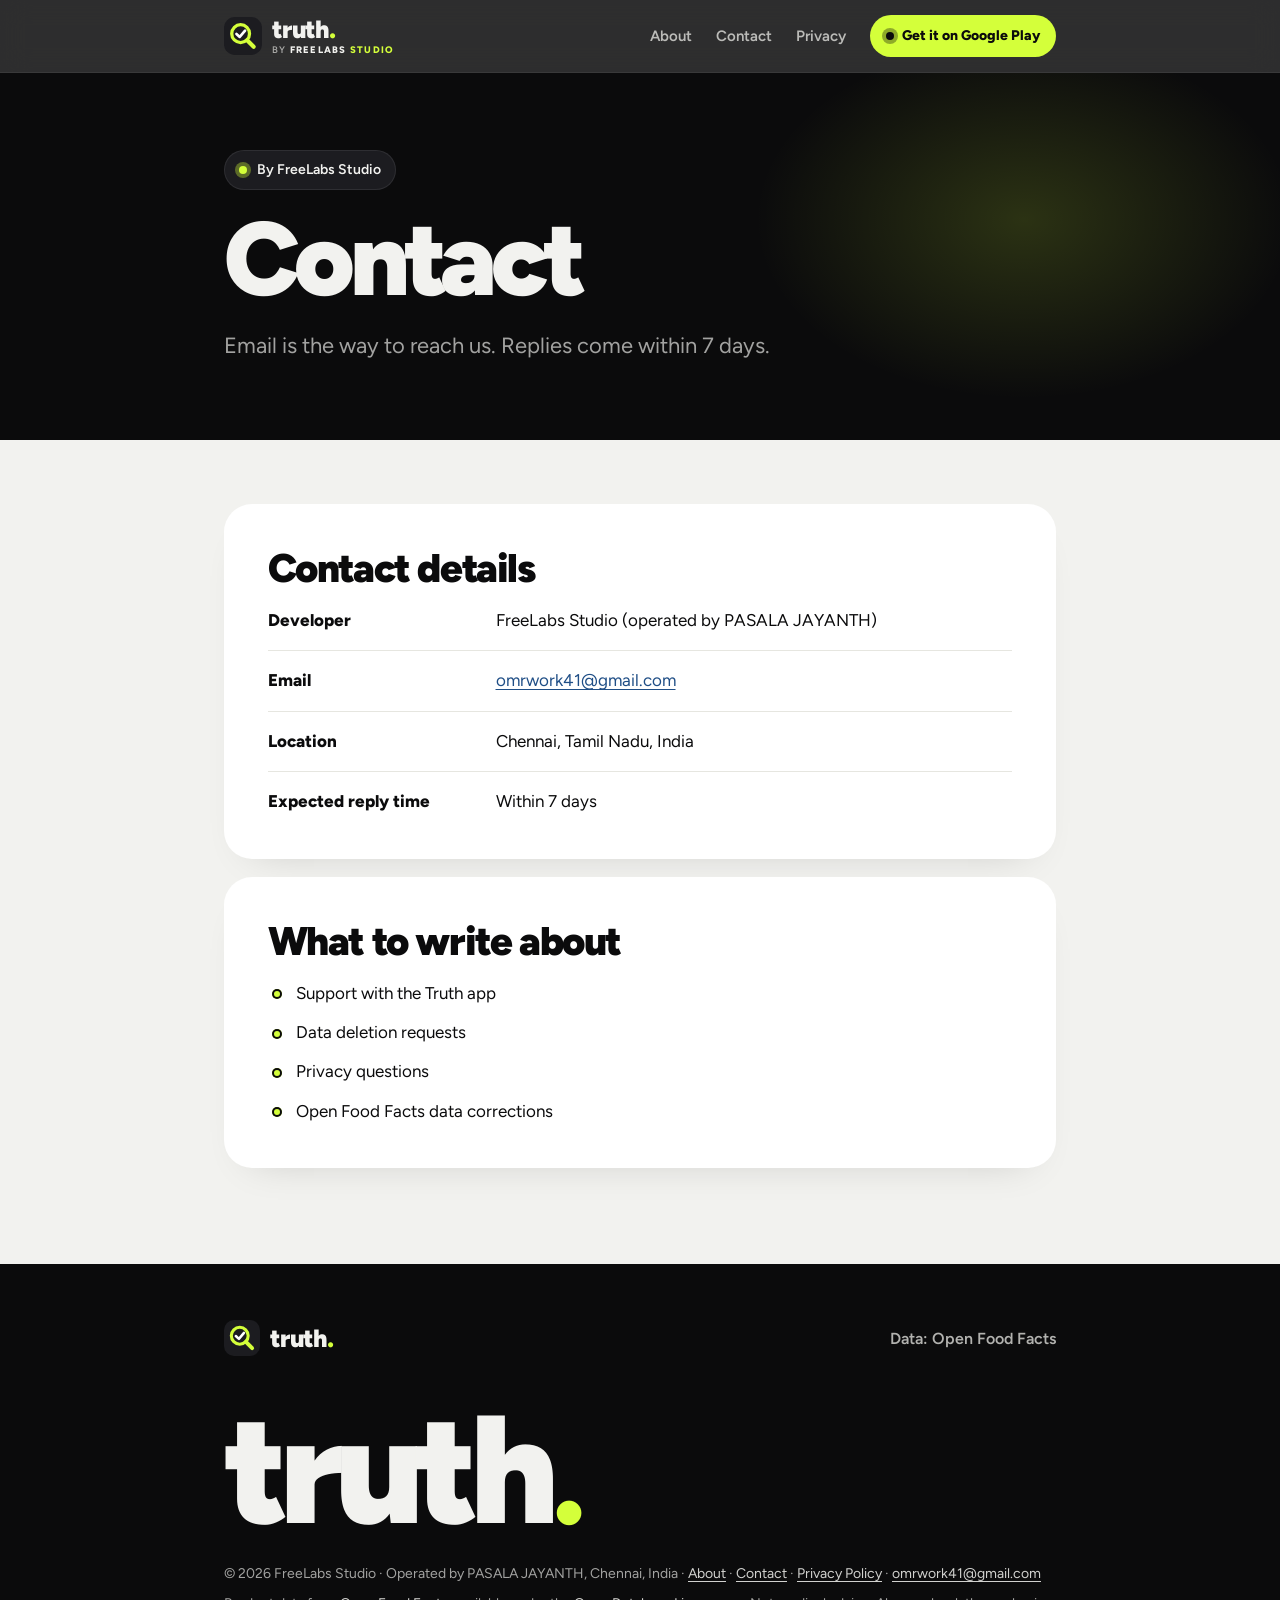
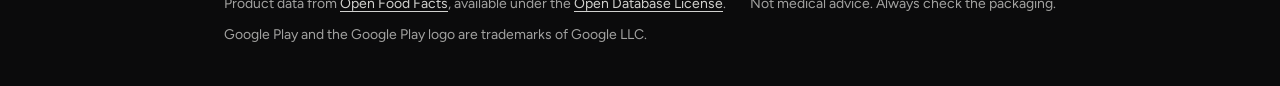
<file: contact.html>
<!doctype html>
<html lang="en">
<head>
<meta charset="utf-8">
<meta name="viewport" content="width=device-width, initial-scale=1">
<title>Contact Truth</title>
<meta name="description" content="Contact FreeLabs Studio, operated by PASALA JAYANTH, Chennai, India, about Truth: support, data deletion, privacy questions and Open Food Facts data corrections.">
<meta name="theme-color" content="#0B0B0C">
<link rel="canonical" href="https://truth.freefinance.site/contact.html">
<meta property="og:type" content="website">
<meta property="og:site_name" content="Truth">
<meta property="og:title" content="Contact Truth">
<meta property="og:description" content="Contact FreeLabs Studio, operated by PASALA JAYANTH, Chennai, India, about Truth: support, data deletion, privacy questions and Open Food Facts data corrections.">
<meta property="og:url" content="https://truth.freefinance.site/contact.html">
<meta property="og:image" content="https://truth.freefinance.site/assets/og.png">
<meta property="og:image:width" content="1200">
<meta property="og:image:height" content="630">
<meta property="og:image:alt" content="Truth logo beside the Truth app's scan screen, with the words See what's really inside">
<meta name="twitter:card" content="summary_large_image">
<link rel="icon" href="data:image/svg+xml,%3Csvg xmlns='http://www.w3.org/2000/svg' viewBox='0 0 64 64'%3E%3Crect width='64' height='64' rx='18' fill='%230B0B0C'/%3E%3Ccircle cx='28' cy='28' r='15' fill='none' stroke='%23D4FF3A' stroke-width='5.5'/%3E%3Cpath d='M39 39 L50 50' stroke='%23D4FF3A' stroke-width='7' stroke-linecap='round'/%3E%3Cpath d='M21 28.5 L26.5 33.5 L35.5 23' fill='none' stroke='%23fff' stroke-width='4.5' stroke-linecap='round' stroke-linejoin='round'/%3E%3C/svg%3E">
<link rel="icon" href="favicon.svg" type="image/svg+xml">
<link rel="alternate icon" href="favicon.ico" sizes="32x32">
<link rel="apple-touch-icon" href="apple-touch-icon.png">
<link rel="manifest" href="site.webmanifest">
<link rel="preconnect" href="https://fonts.googleapis.com">
<link rel="preconnect" href="https://fonts.gstatic.com" crossorigin>
<link href="https://fonts.googleapis.com/css2?family=Figtree:wght@400;600;800;900&display=swap" rel="stylesheet">
<style>
  :root {
    --ink: #0B0B0C; --glass: #1C1C20; --paper: #F2F2EF; --card: #FFFFFF;
    --volt: #D4FF3A; --line: #E6E6E0; --on-ink-2: rgba(242,242,239,.66); --link: #1F4E86;
    --pad: clamp(20px, 5vw, 64px); --max: 960px; --radius: 28px;
  }
  * { box-sizing: border-box; }
  html { -webkit-text-size-adjust: 100%; }
  body { margin: 0; background: var(--paper); color: var(--ink); font-family: Figtree, system-ui, sans-serif; font-size: 17px; line-height: 1.6; overflow-x: hidden; }
  a { color: var(--link); text-underline-offset: 3px; overflow-wrap: anywhere; }
  .wrap { max-width: var(--max); margin: 0 auto; padding: 0 var(--pad); }


  .hero { background: var(--ink); color: var(--paper); position: relative; overflow: hidden; isolation: isolate; }
  .hero::before { content: ""; position: absolute; right: -10%; top: -30%; width: 60%; height: 140%; z-index: -1; background: radial-gradient(closest-side, rgba(212,255,58,.16), transparent 70%); }
  .hero .wrap { padding-top: clamp(40px, 6vw, 80px); padding-bottom: clamp(48px, 6vw, 88px); }
  .stamp { display: inline-flex; align-items: center; gap: 10px; background: var(--glass); border: 1px solid rgba(255,255,255,.08); font-size: 14px; font-weight: 600; padding: 8px 14px; border-radius: 999px; }
  h1 { font-size: clamp(52px, 9vw, 104px); line-height: .9; letter-spacing: -.055em; font-weight: 900; margin: 22px 0 22px; }
  .lede { font-size: clamp(18px, 1.8vw, 22px); color: var(--on-ink-2); max-width: 44ch; margin: 0; }

  .sections { display: grid; gap: 18px; padding-top: clamp(40px, 5vw, 72px); }
  .card { background: var(--card); border-radius: var(--radius); padding: clamp(24px, 3.4vw, 44px); box-shadow: 0 18px 40px -28px rgba(0,0,0,.2); }
  .card h2 { font-size: clamp(28px, 3.2vw, 40px); font-weight: 900; letter-spacing: -.035em; line-height: 1.05; margin: 0 0 18px; }
  .card ul { margin: 0; padding: 0; list-style: none; display: grid; gap: 12px; }
  .card li { position: relative; padding-left: 28px; }
  .card li::before { content: ""; position: absolute; left: 4px; top: .55em; width: 10px; height: 10px; border-radius: 50%; background: var(--volt); box-shadow: inset 0 0 0 2px var(--ink); }
  .rows { display: grid; margin: 0; }
  .row { display: grid; grid-template-columns: 200px 1fr; gap: 6px 28px; padding: 16px 0; border-top: 1px solid var(--line); }
  .row:first-child { border-top: 0; padding-top: 0; }
  .row:last-child { padding-bottom: 0; }
  .row dt { font-weight: 800; }
  .row dd { margin: 0; }
  @media (max-width: 640px) { .row { grid-template-columns: 1fr; } }

</style>
<link rel="stylesheet" href="assets/site.css">
</head>
<body class="subpage">

<a class="skip" href="#content">Skip to content</a>

<nav class="nav" aria-label="Main">
  <div class="wrap">
    <a class="brand" href="./" aria-label="Truth home, by FreeLabs Studio">
      <svg viewBox="0 0 64 64" aria-hidden="true"><rect width="64" height="64" rx="18" fill="#1C1C20"/><circle cx="28" cy="28" r="15" fill="none" stroke="#D4FF3A" stroke-width="5.5"/><path d="M39 39 L50 50" stroke="#D4FF3A" stroke-width="7" stroke-linecap="round"/><path d="M21 28.5 L26.5 33.5 L35.5 23" fill="none" stroke="#fff" stroke-width="4.5" stroke-linecap="round" stroke-linejoin="round"/></svg>
      <span class="brand-text"><span class="wordmark">truth<b>.</b></span><span class="by">by <b>FreeLabs</b> <i>Studio</i></span></span>
    </a>
    <div class="nav-links">
      <a class="back" href="./">← Back to Truth</a>
      <a class="link" href="about.html">About</a>
      <a class="link" href="contact.html">Contact</a>
      <a class="link" href="privacy.html">Privacy</a>
      <a class="chip-play" href="https://play.google.com/store/apps/details?id=com.foodscanrate.app" target="_blank" rel="noopener"><span class="dot"></span><span class="long">Get it on Google Play</span><span class="short">Get the app</span></a>
      <details class="menu">
        <summary aria-label="Menu"><svg class="ic" viewBox="0 0 24 24" aria-hidden="true" fill="none" stroke="currentColor" stroke-width="2" stroke-linecap="round"><path d="M4 6h16M4 12h16M4 18h16"/></svg></summary>
        <div class="menu-panel">
          <a href="./">Home</a>
          <a href="about.html">About</a>
          <a href="contact.html">Contact</a>
          <a href="privacy.html">Privacy</a>
          <a href="https://play.google.com/store/apps/details?id=com.foodscanrate.app" target="_blank" rel="noopener">Get it on Google Play</a>
        </div>
      </details>
    </div>
  </div>
</nav>

<header class="hero">
  <div class="wrap">
    <span class="stamp"><span class="dot"></span>By FreeLabs Studio</span>
    <h1>Contact</h1>
    <p class="lede">Email is the way to reach us. Replies come within 7 days.</p>
  </div>
</header>

<main id="content" class="wrap sections">
  <section class="card" id="details">
    <h2>Contact details</h2>
    <dl class="rows">
      <div class="row"><dt>Developer</dt><dd>FreeLabs Studio (operated by PASALA JAYANTH)</dd></div>
      <div class="row"><dt>Email</dt><dd><a href="mailto:omrwork41@gmail.com">omrwork41@gmail.com</a></dd></div>
      <div class="row"><dt>Location</dt><dd>Chennai, Tamil Nadu, India</dd></div>
      <div class="row"><dt>Expected reply time</dt><dd>Within 7 days</dd></div>
    </dl>
  </section>

  <section class="card" id="topics">
    <h2>What to write about</h2>
    <ul>
      <li>Support with the Truth app</li>
      <li>Data deletion requests</li>
      <li>Privacy questions</li>
      <li>Open Food Facts data corrections</li>
    </ul>
  </section>
</main>

<footer>
  <div class="wrap">
    <div class="f-top">
      <a class="brand" href="./" aria-label="Truth home">
        <svg viewBox="0 0 64 64" aria-hidden="true"><rect width="64" height="64" rx="18" fill="#1C1C20"/><circle cx="28" cy="28" r="15" fill="none" stroke="#D4FF3A" stroke-width="5.5"/><path d="M39 39 L50 50" stroke="#D4FF3A" stroke-width="7" stroke-linecap="round"/><path d="M21 28.5 L26.5 33.5 L35.5 23" fill="none" stroke="#fff" stroke-width="4.5" stroke-linecap="round" stroke-linejoin="round"/></svg>
        <span class="wordmark">truth<b>.</b></span>
      </a>
      <div class="f-links">
        <a href="https://world.openfoodfacts.org">Data: Open Food Facts</a>
      </div>
    </div>
    <p class="f-big" aria-hidden="true">truth<b>.</b></p>
    <div class="f-small">
      <span class="f-line">© 2026 FreeLabs Studio · Operated by PASALA JAYANTH, Chennai, India · <a href="about.html">About</a> · <a href="contact.html">Contact</a> · <a href="privacy.html">Privacy Policy</a> · <a href="mailto:omrwork41@gmail.com">omrwork41@gmail.com</a></span>
      <span>Product data from <a href="https://world.openfoodfacts.org">Open Food Facts</a>, available under the <a href="https://opendatacommons.org/licenses/odbl/1-0/">Open Database License</a>.</span>
      <span>Not medical advice. Always check the packaging.</span>
      <span class="f-tm">Google Play and the Google Play logo are trademarks of Google LLC.</span>
    </div>
  </div>
</footer>

</body>
</html>
</file>
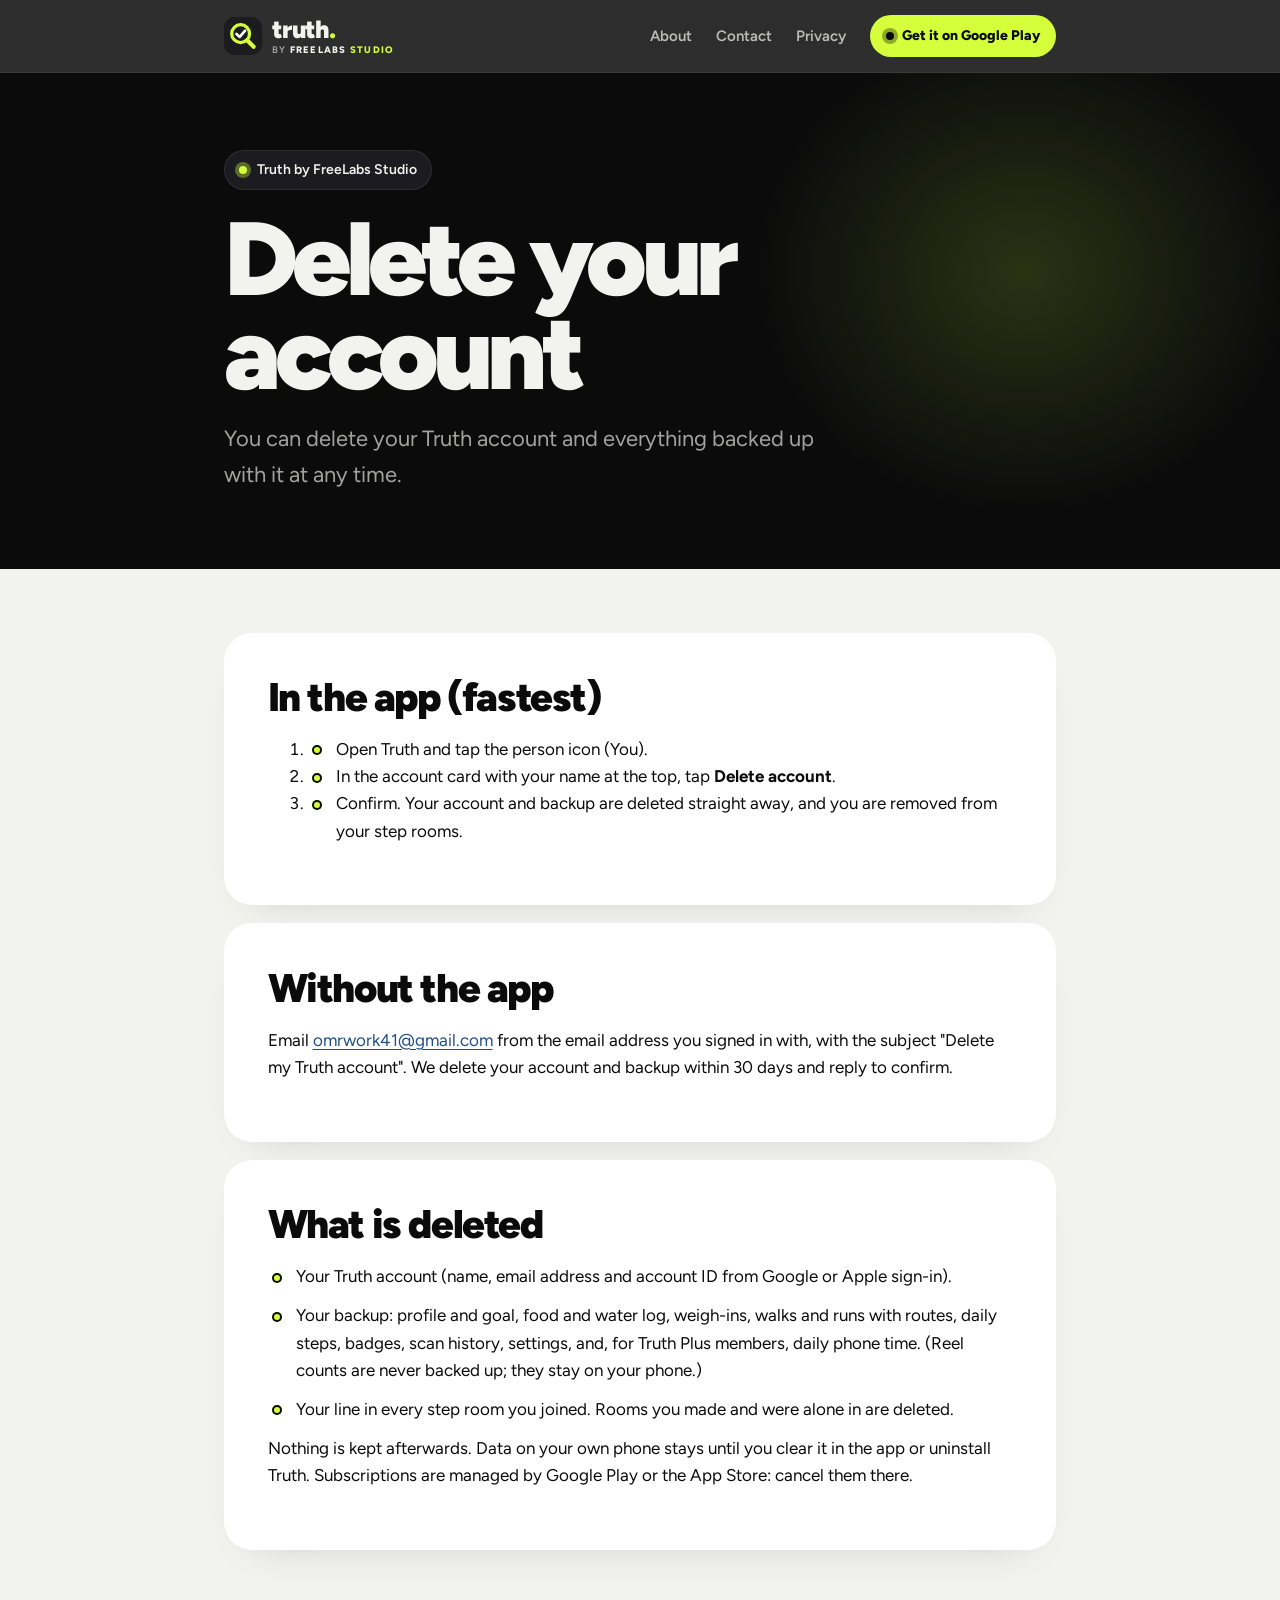
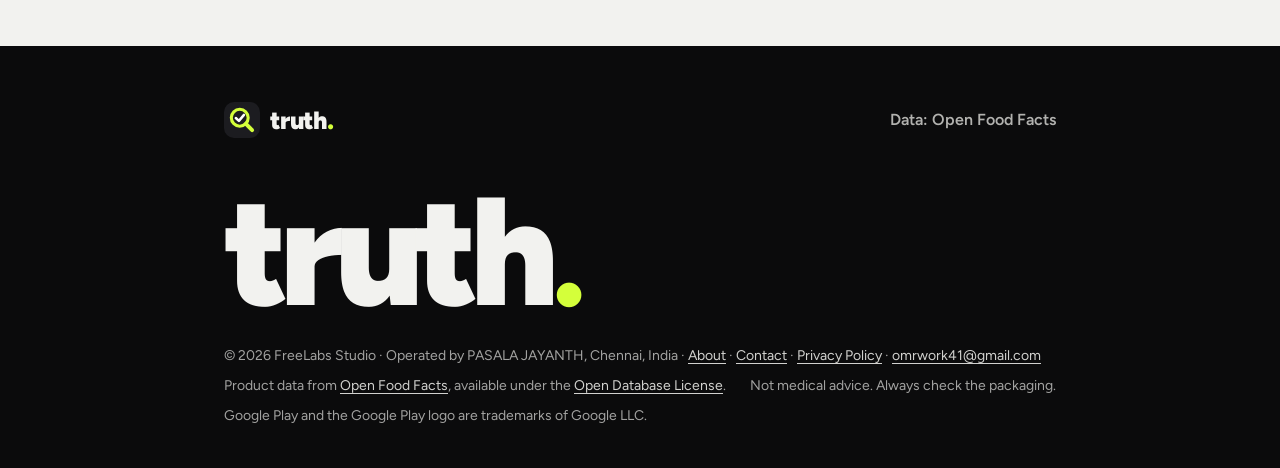
<file: delete-account.html>
<!doctype html>
<html lang="en">
<head>
<meta charset="utf-8">
<meta name="viewport" content="width=device-width, initial-scale=1">
<title>Delete your Truth account</title>
<meta name="description" content="How to delete your Truth account and the data backed up with it.">
<meta name="theme-color" content="#0B0B0C">
<link rel="canonical" href="https://truth.freefinance.site/delete-account.html">
<meta property="og:type" content="website">
<meta property="og:site_name" content="Truth">
<meta property="og:title" content="Delete your Truth account">
<meta property="og:description" content="How to delete your Truth account and the data backed up with it.">
<meta property="og:url" content="https://truth.freefinance.site/delete-account.html">
<meta property="og:image" content="https://truth.freefinance.site/assets/og.png">
<meta property="og:image:width" content="1200">
<meta property="og:image:height" content="630">
<meta property="og:image:alt" content="Truth logo beside the Truth app's scan screen, with the words See what's really inside">
<meta name="twitter:card" content="summary_large_image">
<link rel="icon" href="data:image/svg+xml,%3Csvg xmlns='http://www.w3.org/2000/svg' viewBox='0 0 64 64'%3E%3Crect width='64' height='64' rx='18' fill='%230B0B0C'/%3E%3Ccircle cx='28' cy='28' r='15' fill='none' stroke='%23D4FF3A' stroke-width='5.5'/%3E%3Cpath d='M39 39 L50 50' stroke='%23D4FF3A' stroke-width='7' stroke-linecap='round'/%3E%3Cpath d='M21 28.5 L26.5 33.5 L35.5 23' fill='none' stroke='%23fff' stroke-width='4.5' stroke-linecap='round' stroke-linejoin='round'/%3E%3C/svg%3E">
<link rel="icon" href="favicon.svg" type="image/svg+xml">
<link rel="alternate icon" href="favicon.ico" sizes="32x32">
<link rel="apple-touch-icon" href="apple-touch-icon.png">
<link rel="manifest" href="site.webmanifest">
<link rel="preconnect" href="https://fonts.googleapis.com">
<link rel="preconnect" href="https://fonts.gstatic.com" crossorigin>
<link href="https://fonts.googleapis.com/css2?family=Figtree:wght@400;600;800;900&display=swap" rel="stylesheet">
<style>
  :root {
    --ink: #0B0B0C; --glass: #1C1C20; --paper: #F2F2EF; --card: #FFFFFF;
    --volt: #D4FF3A; --line: #E6E6E0; --on-ink-2: rgba(242,242,239,.66); --link: #1F4E86;
    --pad: clamp(20px, 5vw, 64px); --max: 960px; --radius: 28px;
  }
  * { box-sizing: border-box; }
  html { -webkit-text-size-adjust: 100%; }
  body { margin: 0; background: var(--paper); color: var(--ink); font-family: Figtree, system-ui, sans-serif; font-size: 17px; line-height: 1.6; overflow-x: hidden; }
  a { color: var(--link); text-underline-offset: 3px; overflow-wrap: anywhere; }
  .wrap { max-width: var(--max); margin: 0 auto; padding: 0 var(--pad); }


  .hero { background: var(--ink); color: var(--paper); position: relative; overflow: hidden; isolation: isolate; }
  .hero::before { content: ""; position: absolute; right: -10%; top: -30%; width: 60%; height: 140%; z-index: -1; background: radial-gradient(closest-side, rgba(212,255,58,.16), transparent 70%); }
  .hero .wrap { padding-top: clamp(40px, 6vw, 80px); padding-bottom: clamp(48px, 6vw, 88px); }
  .stamp { display: inline-flex; align-items: center; gap: 10px; background: var(--glass); border: 1px solid rgba(255,255,255,.08); font-size: 14px; font-weight: 600; padding: 8px 14px; border-radius: 999px; }
  h1 { font-size: clamp(52px, 9vw, 104px); line-height: .9; letter-spacing: -.055em; font-weight: 900; margin: 22px 0 22px; }
  .lede { font-size: clamp(18px, 1.8vw, 22px); color: var(--on-ink-2); max-width: 44ch; margin: 0; }

  .sections { display: grid; gap: 18px; padding-top: clamp(40px, 5vw, 72px); }
  .card { background: var(--card); border-radius: var(--radius); padding: clamp(24px, 3.4vw, 44px); box-shadow: 0 18px 40px -28px rgba(0,0,0,.2); }
  .card h2 { font-size: clamp(28px, 3.2vw, 40px); font-weight: 900; letter-spacing: -.035em; line-height: 1.05; margin: 0 0 18px; }
  .card ul { margin: 0; padding: 0; list-style: none; display: grid; gap: 12px; }
  .card li { position: relative; padding-left: 28px; }
  .card li::before { content: ""; position: absolute; left: 4px; top: .55em; width: 10px; height: 10px; border-radius: 50%; background: var(--volt); box-shadow: inset 0 0 0 2px var(--ink); }
  .rows { display: grid; margin: 0; }
  .row { display: grid; grid-template-columns: 200px 1fr; gap: 6px 28px; padding: 16px 0; border-top: 1px solid var(--line); }
  .row:first-child { border-top: 0; padding-top: 0; }
  .row:last-child { padding-bottom: 0; }
  .row dt { font-weight: 800; }
  .row dd { margin: 0; }
  @media (max-width: 640px) { .row { grid-template-columns: 1fr; } }

</style>
<link rel="stylesheet" href="assets/site.css">
</head>
<body class="subpage">

<a class="skip" href="#content">Skip to content</a>

<nav class="nav" aria-label="Main">
  <div class="wrap">
    <a class="brand" href="./" aria-label="Truth home, by FreeLabs Studio">
      <svg viewBox="0 0 64 64" aria-hidden="true"><rect width="64" height="64" rx="18" fill="#1C1C20"/><circle cx="28" cy="28" r="15" fill="none" stroke="#D4FF3A" stroke-width="5.5"/><path d="M39 39 L50 50" stroke="#D4FF3A" stroke-width="7" stroke-linecap="round"/><path d="M21 28.5 L26.5 33.5 L35.5 23" fill="none" stroke="#fff" stroke-width="4.5" stroke-linecap="round" stroke-linejoin="round"/></svg>
      <span class="brand-text"><span class="wordmark">truth<b>.</b></span><span class="by">by <b>FreeLabs</b> <i>Studio</i></span></span>
    </a>
    <div class="nav-links">
      <a class="back" href="./">← Back to Truth</a>
      <a class="link" href="about.html">About</a>
      <a class="link" href="contact.html">Contact</a>
      <a class="link" href="privacy.html">Privacy</a>
      <a class="chip-play" href="https://play.google.com/store/apps/details?id=com.foodscanrate.app" target="_blank" rel="noopener"><span class="dot"></span><span class="long">Get it on Google Play</span><span class="short">Get the app</span></a>
      <details class="menu">
        <summary aria-label="Menu"><svg class="ic" viewBox="0 0 24 24" aria-hidden="true" fill="none" stroke="currentColor" stroke-width="2" stroke-linecap="round"><path d="M4 6h16M4 12h16M4 18h16"/></svg></summary>
        <div class="menu-panel">
          <a href="./">Home</a>
          <a href="about.html">About</a>
          <a href="contact.html">Contact</a>
          <a href="privacy.html">Privacy</a>
          <a href="https://play.google.com/store/apps/details?id=com.foodscanrate.app" target="_blank" rel="noopener">Get it on Google Play</a>
        </div>
      </details>
    </div>
  </div>
</nav>

<header class="hero">
  <div class="wrap">
    <span class="stamp"><span class="dot"></span>Truth by FreeLabs Studio</span>
    <h1>Delete your account</h1>
    <p class="lede">You can delete your Truth account and everything backed up with it at any time.</p>
  </div>
</header>

<main id="content" class="wrap sections">
  <section class="card" id="in-app">
    <h2>In the app (fastest)</h2>
    <ol>
      <li>Open Truth and tap the person icon (You).</li>
      <li>In the account card with your name at the top, tap <b>Delete account</b>.</li>
      <li>Confirm. Your account and backup are deleted straight away, and you are removed from your step rooms.</li>
    </ol>
  </section>

  <section class="card" id="by-email">
    <h2>Without the app</h2>
    <p>Email <a href="mailto:omrwork41@gmail.com?subject=Delete%20my%20Truth%20account">omrwork41@gmail.com</a> from the email address you signed in with, with the subject "Delete my Truth account". We delete your account and backup within 30 days and reply to confirm.</p>
  </section>

  <section class="card" id="what">
    <h2>What is deleted</h2>
    <ul>
      <li>Your Truth account (name, email address and account ID from Google or Apple sign-in).</li>
      <li>Your backup: profile and goal, food and water log, weigh-ins, walks and runs with routes, daily steps, badges, scan history, settings, and, for Truth Plus members, daily phone time. (Reel counts are never backed up; they stay on your phone.)</li>
      <li>Your line in every step room you joined. Rooms you made and were alone in are deleted.</li>
    </ul>
    <p style="margin-top:12px">Nothing is kept afterwards. Data on your own phone stays until you clear it in the app or uninstall Truth. Subscriptions are managed by Google Play or the App Store: cancel them there.</p>
  </section>
</main>

<footer>
  <div class="wrap">
    <div class="f-top">
      <a class="brand" href="./" aria-label="Truth home">
        <svg viewBox="0 0 64 64" aria-hidden="true"><rect width="64" height="64" rx="18" fill="#1C1C20"/><circle cx="28" cy="28" r="15" fill="none" stroke="#D4FF3A" stroke-width="5.5"/><path d="M39 39 L50 50" stroke="#D4FF3A" stroke-width="7" stroke-linecap="round"/><path d="M21 28.5 L26.5 33.5 L35.5 23" fill="none" stroke="#fff" stroke-width="4.5" stroke-linecap="round" stroke-linejoin="round"/></svg>
        <span class="wordmark">truth<b>.</b></span>
      </a>
      <div class="f-links">
        <a href="https://world.openfoodfacts.org">Data: Open Food Facts</a>
      </div>
    </div>
    <p class="f-big" aria-hidden="true">truth<b>.</b></p>
    <div class="f-small">
      <span class="f-line">© 2026 FreeLabs Studio · Operated by PASALA JAYANTH, Chennai, India · <a href="about.html">About</a> · <a href="contact.html">Contact</a> · <a href="privacy.html">Privacy Policy</a> · <a href="mailto:omrwork41@gmail.com">omrwork41@gmail.com</a></span>
      <span>Product data from <a href="https://world.openfoodfacts.org">Open Food Facts</a>, available under the <a href="https://opendatacommons.org/licenses/odbl/1-0/">Open Database License</a>.</span>
      <span>Not medical advice. Always check the packaging.</span>
      <span class="f-tm">Google Play and the Google Play logo are trademarks of Google LLC.</span>
    </div>
  </div>
</footer>

</body>
</html>
</file>
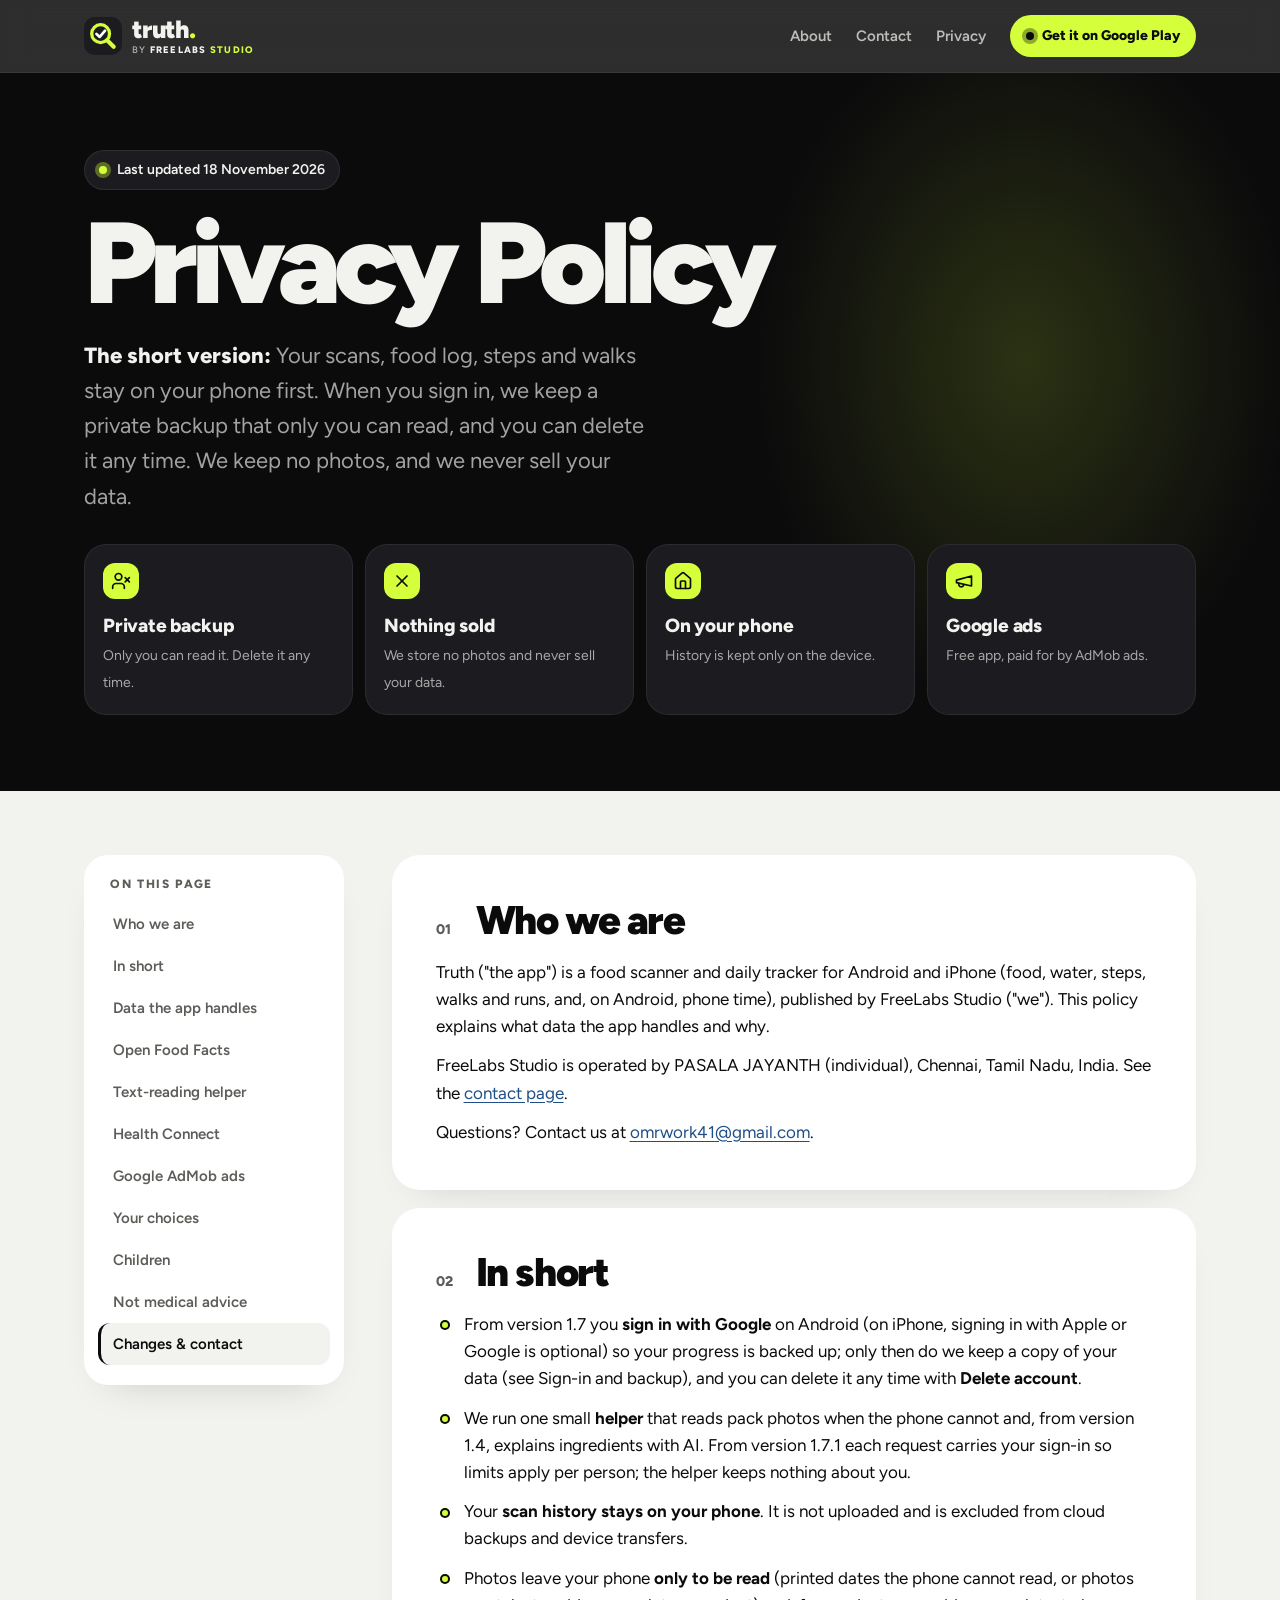
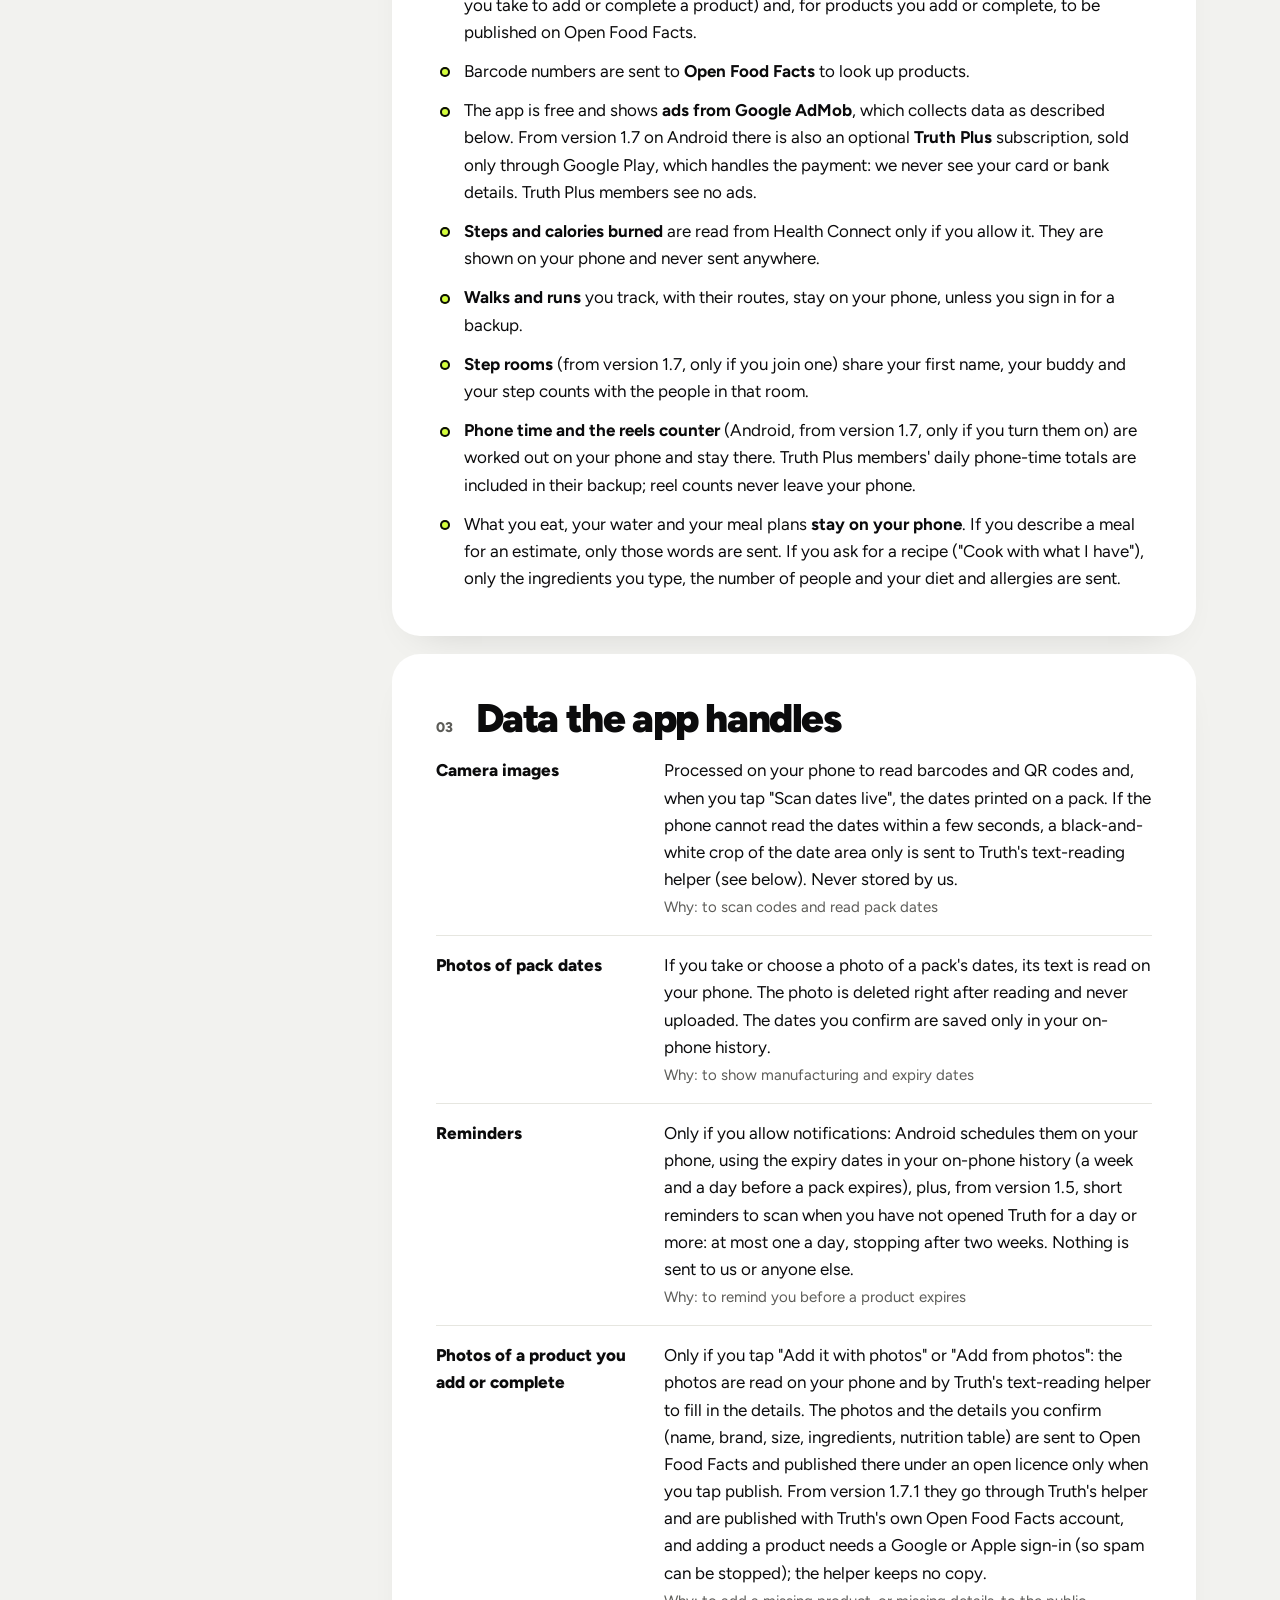
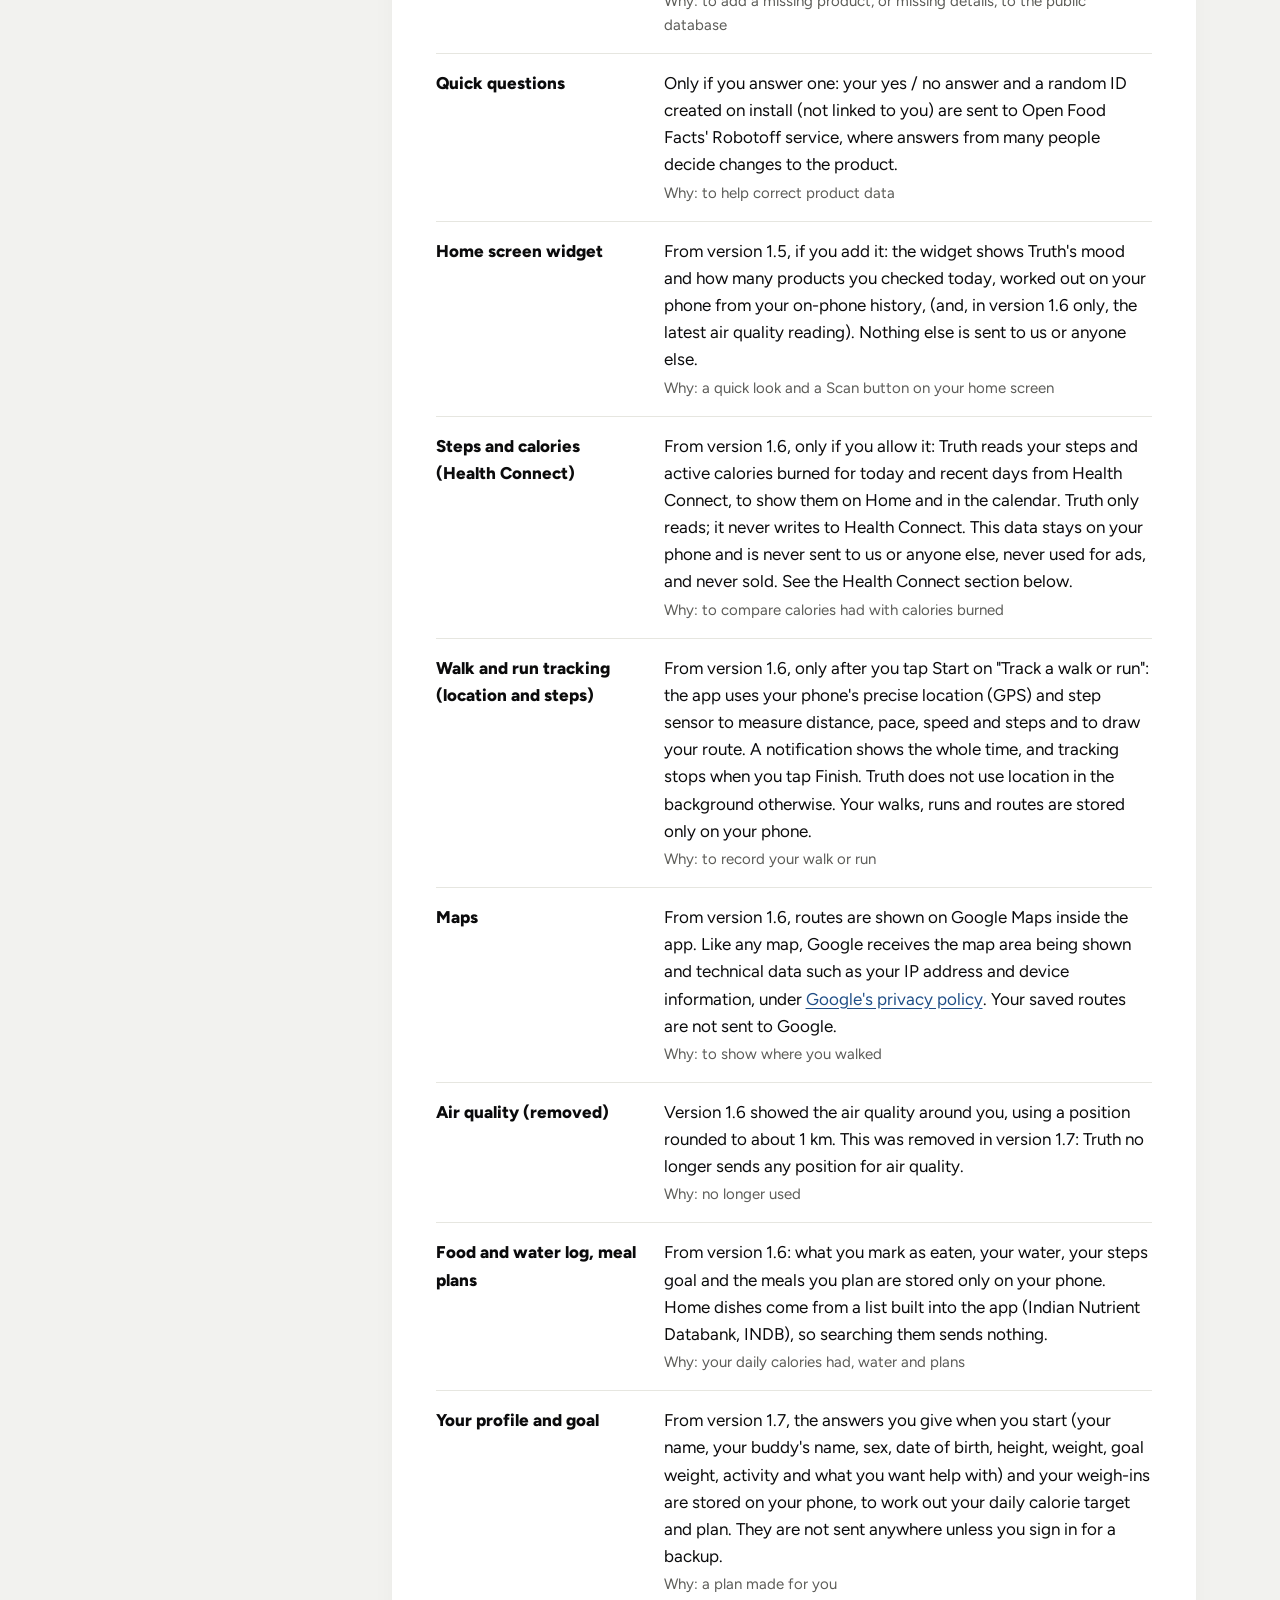
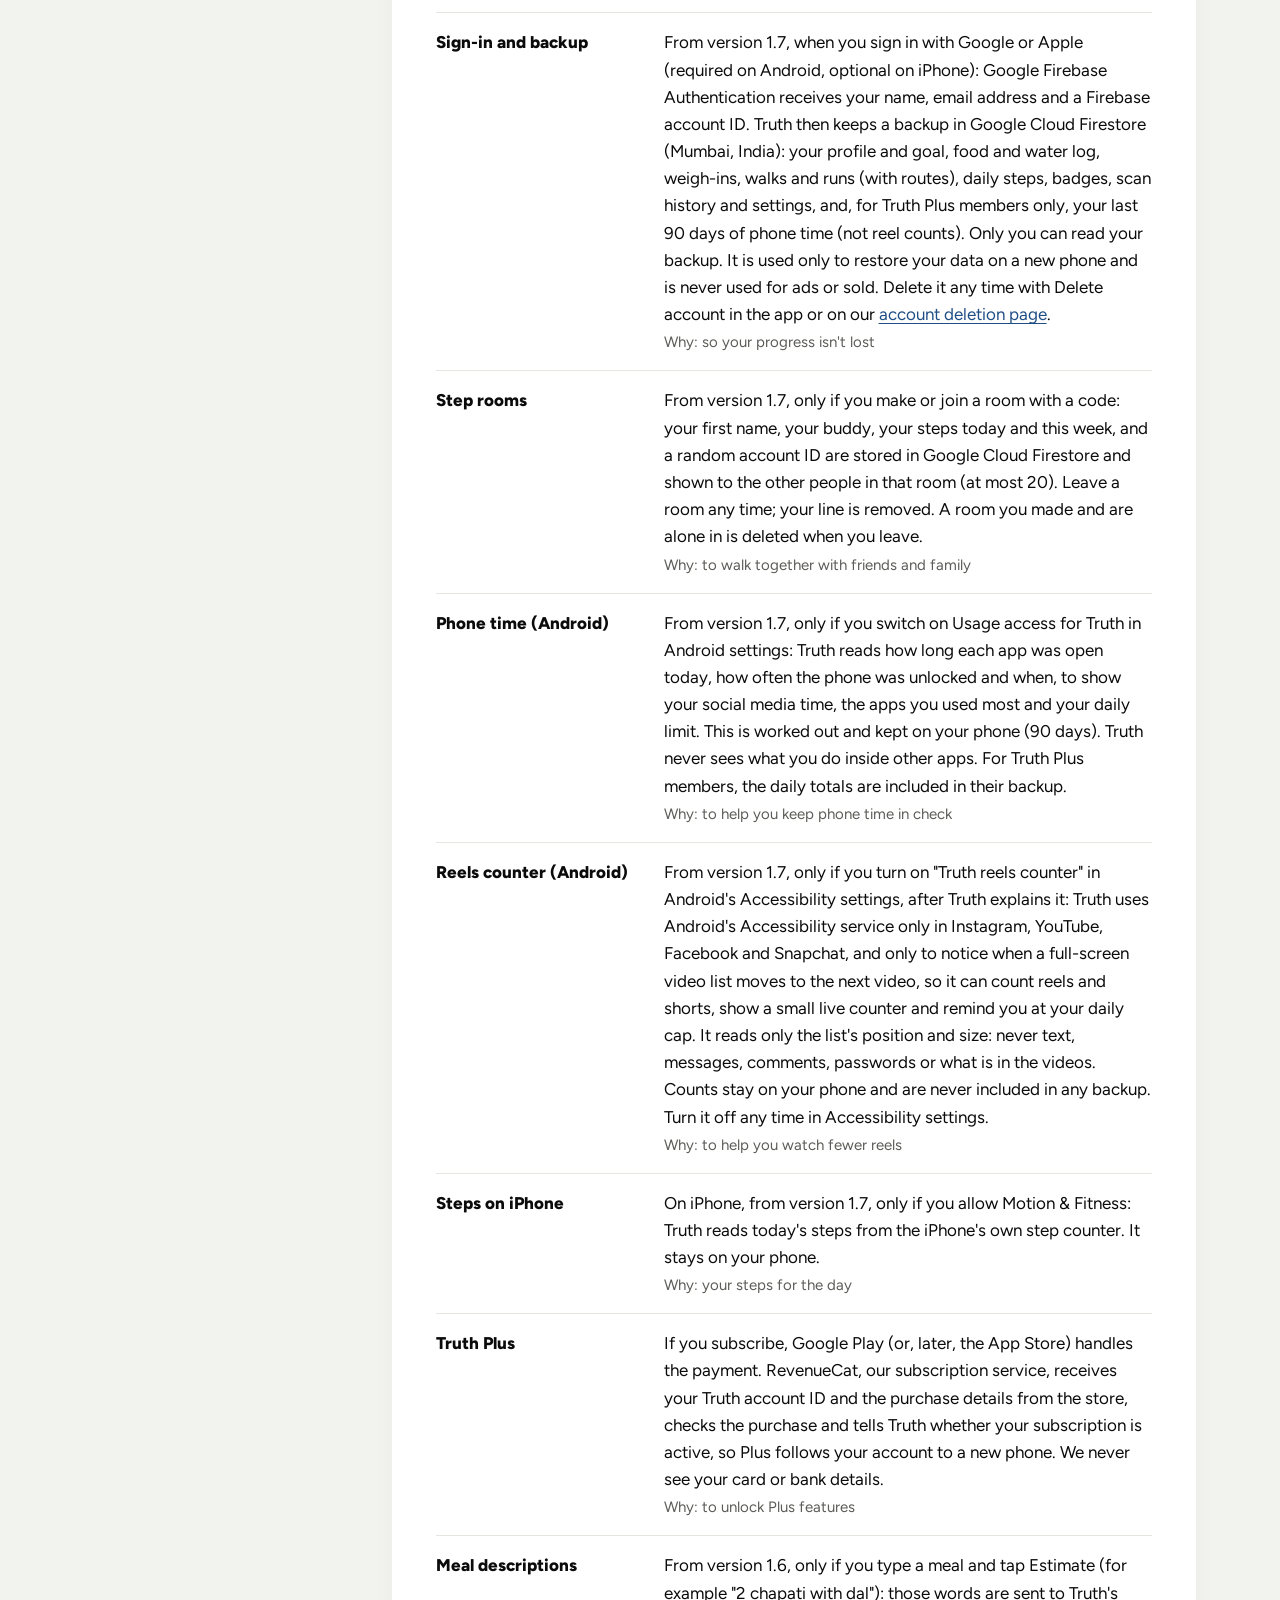
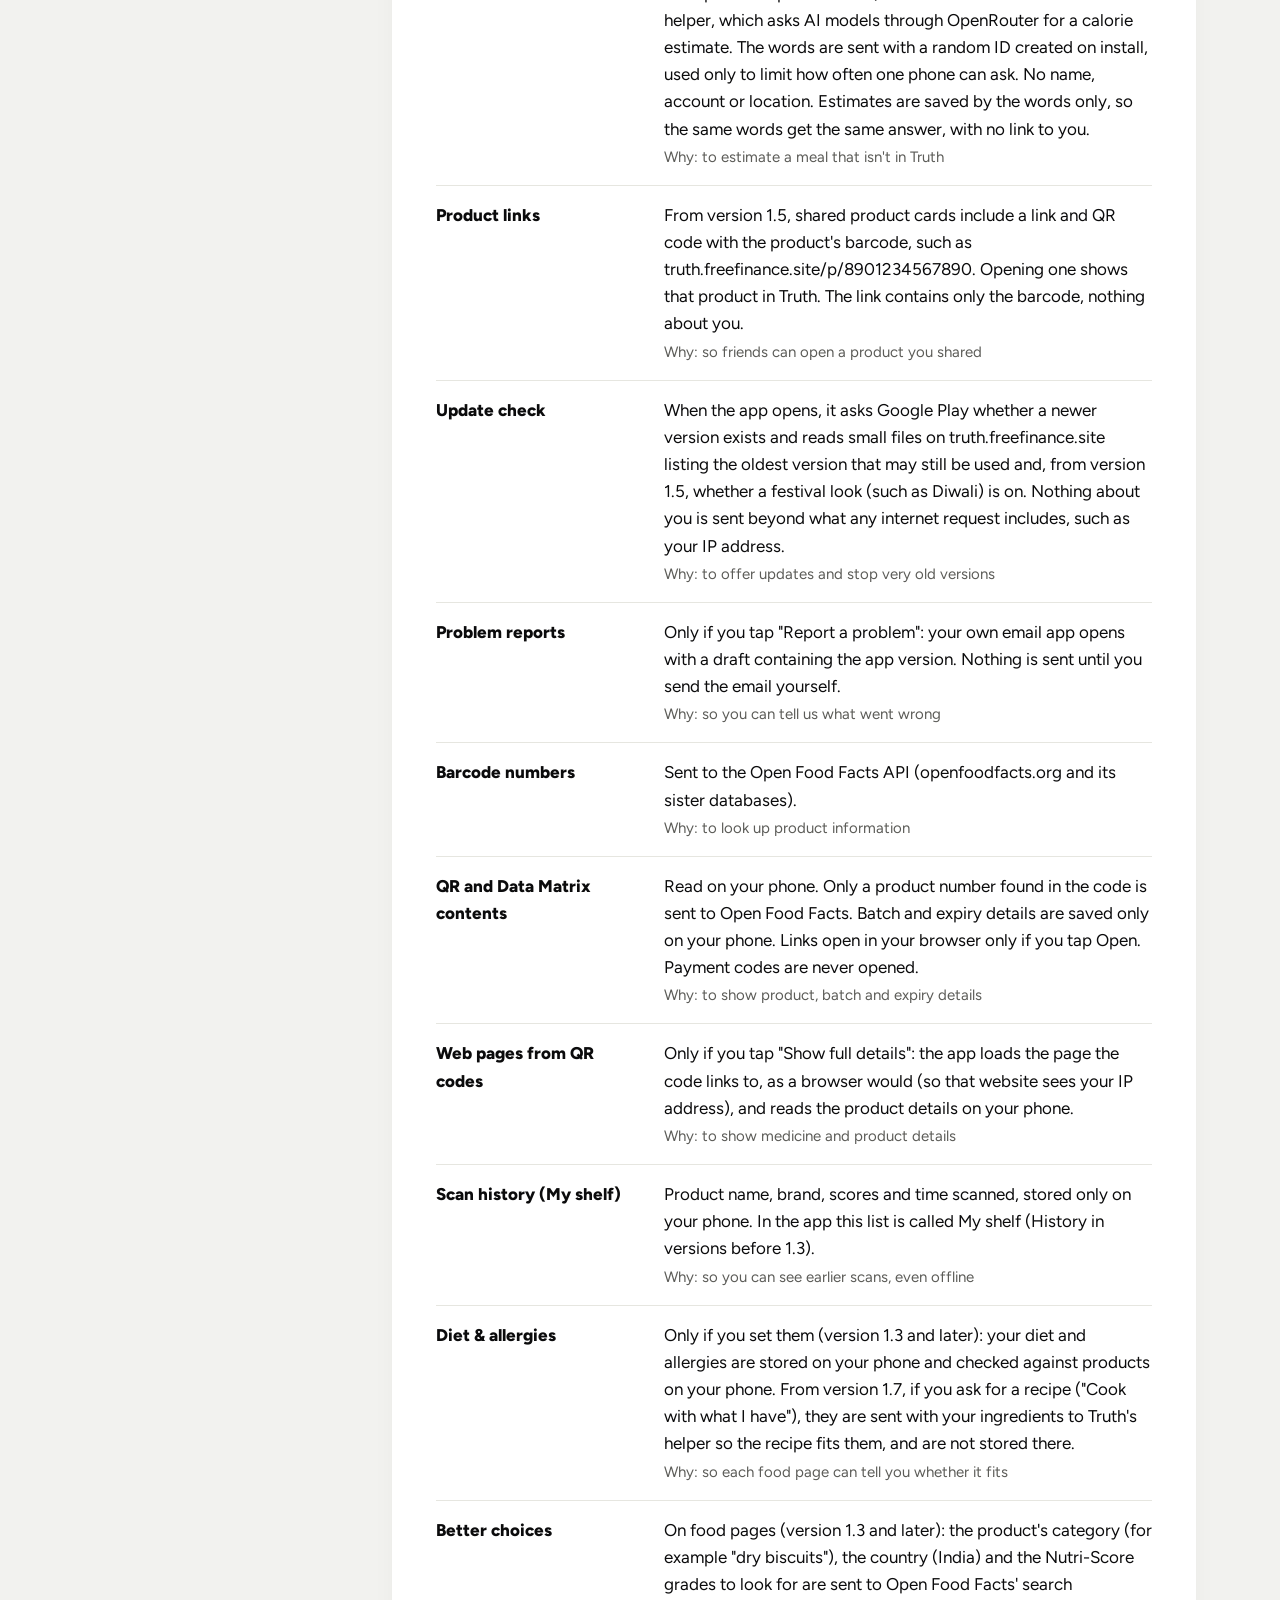
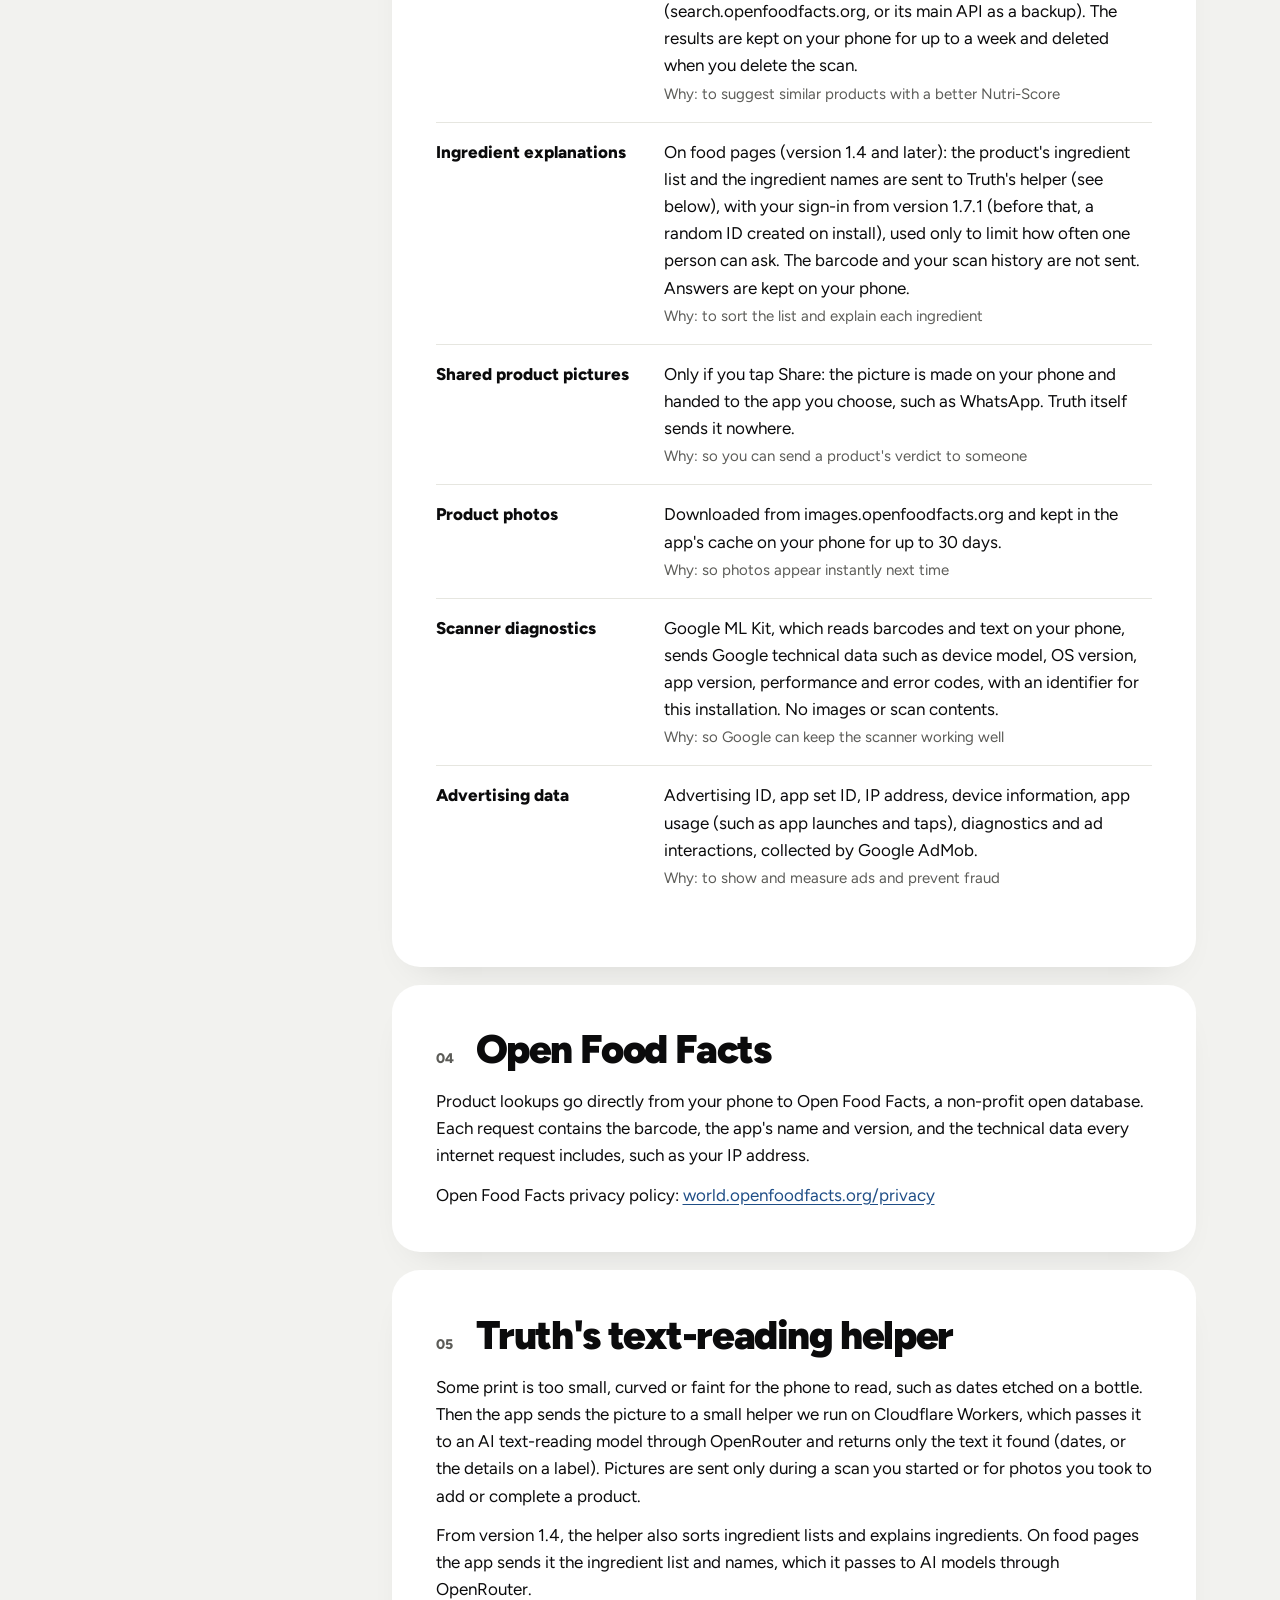
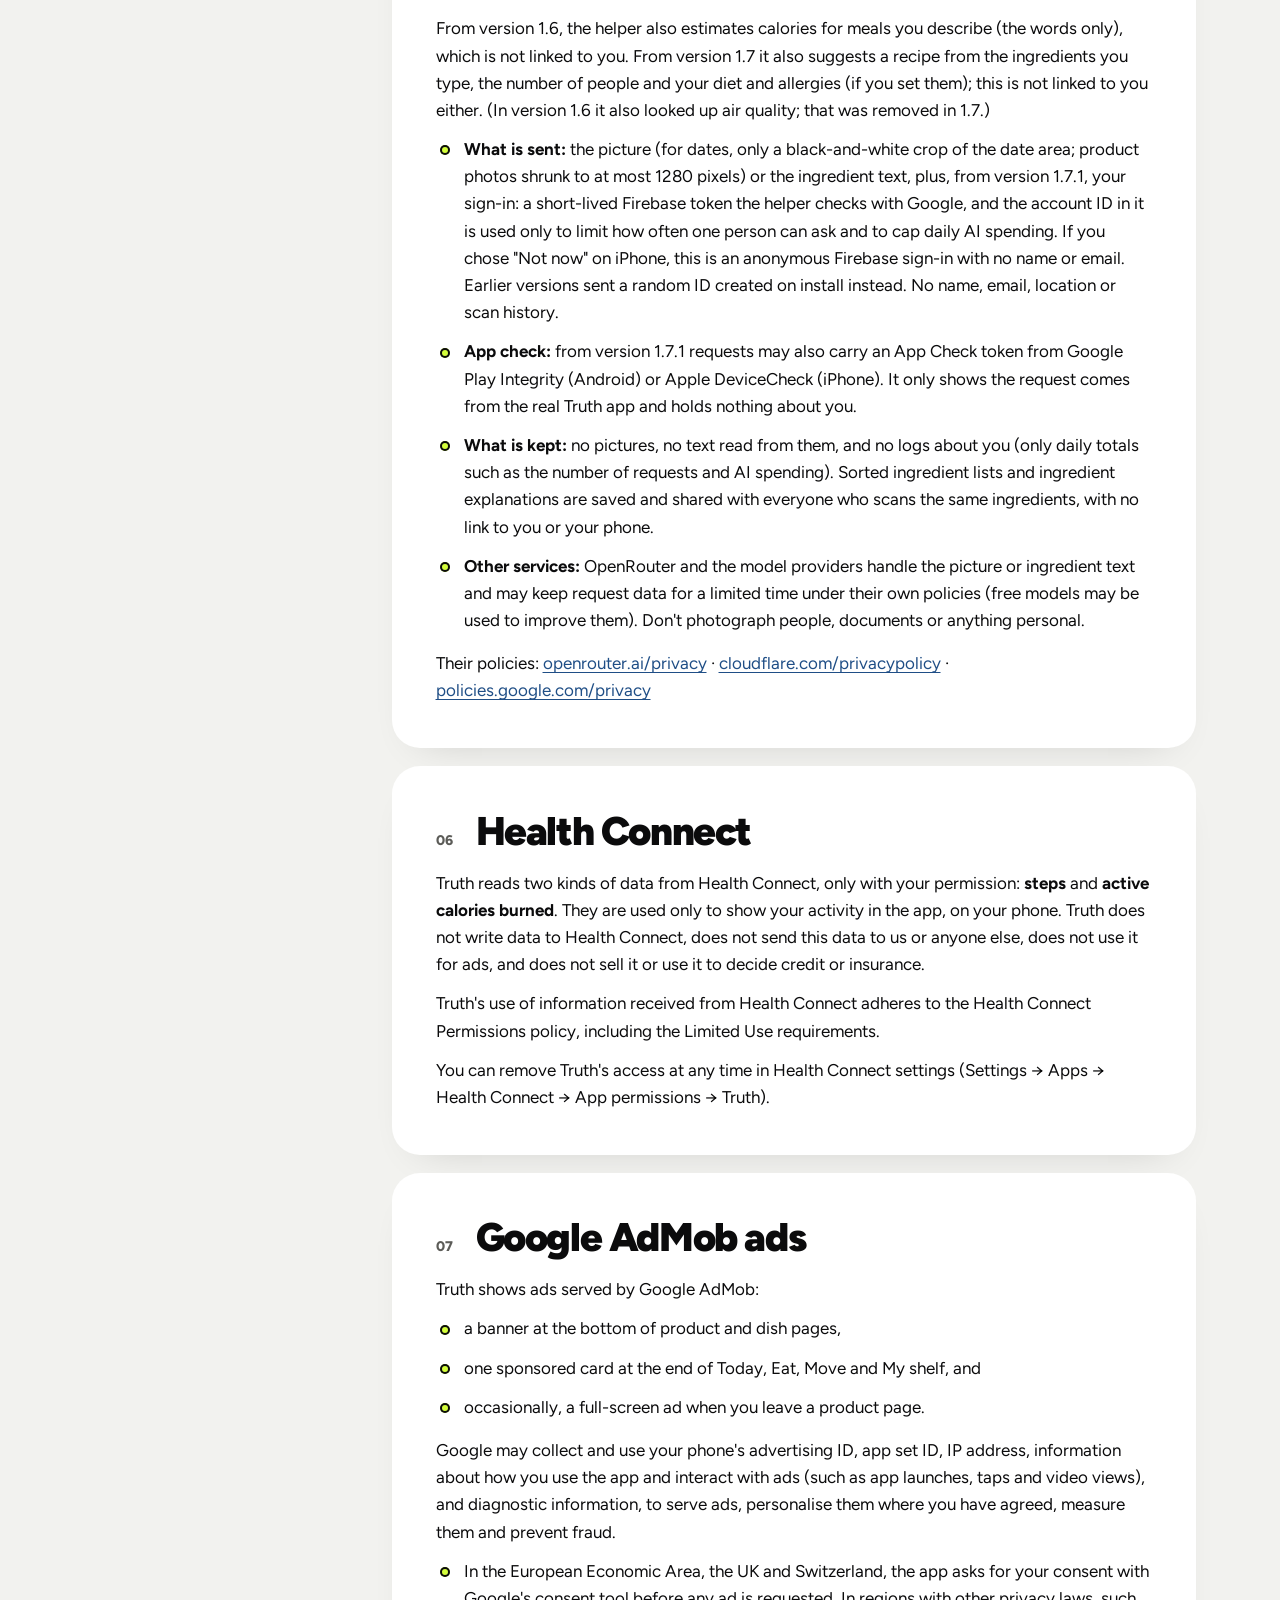
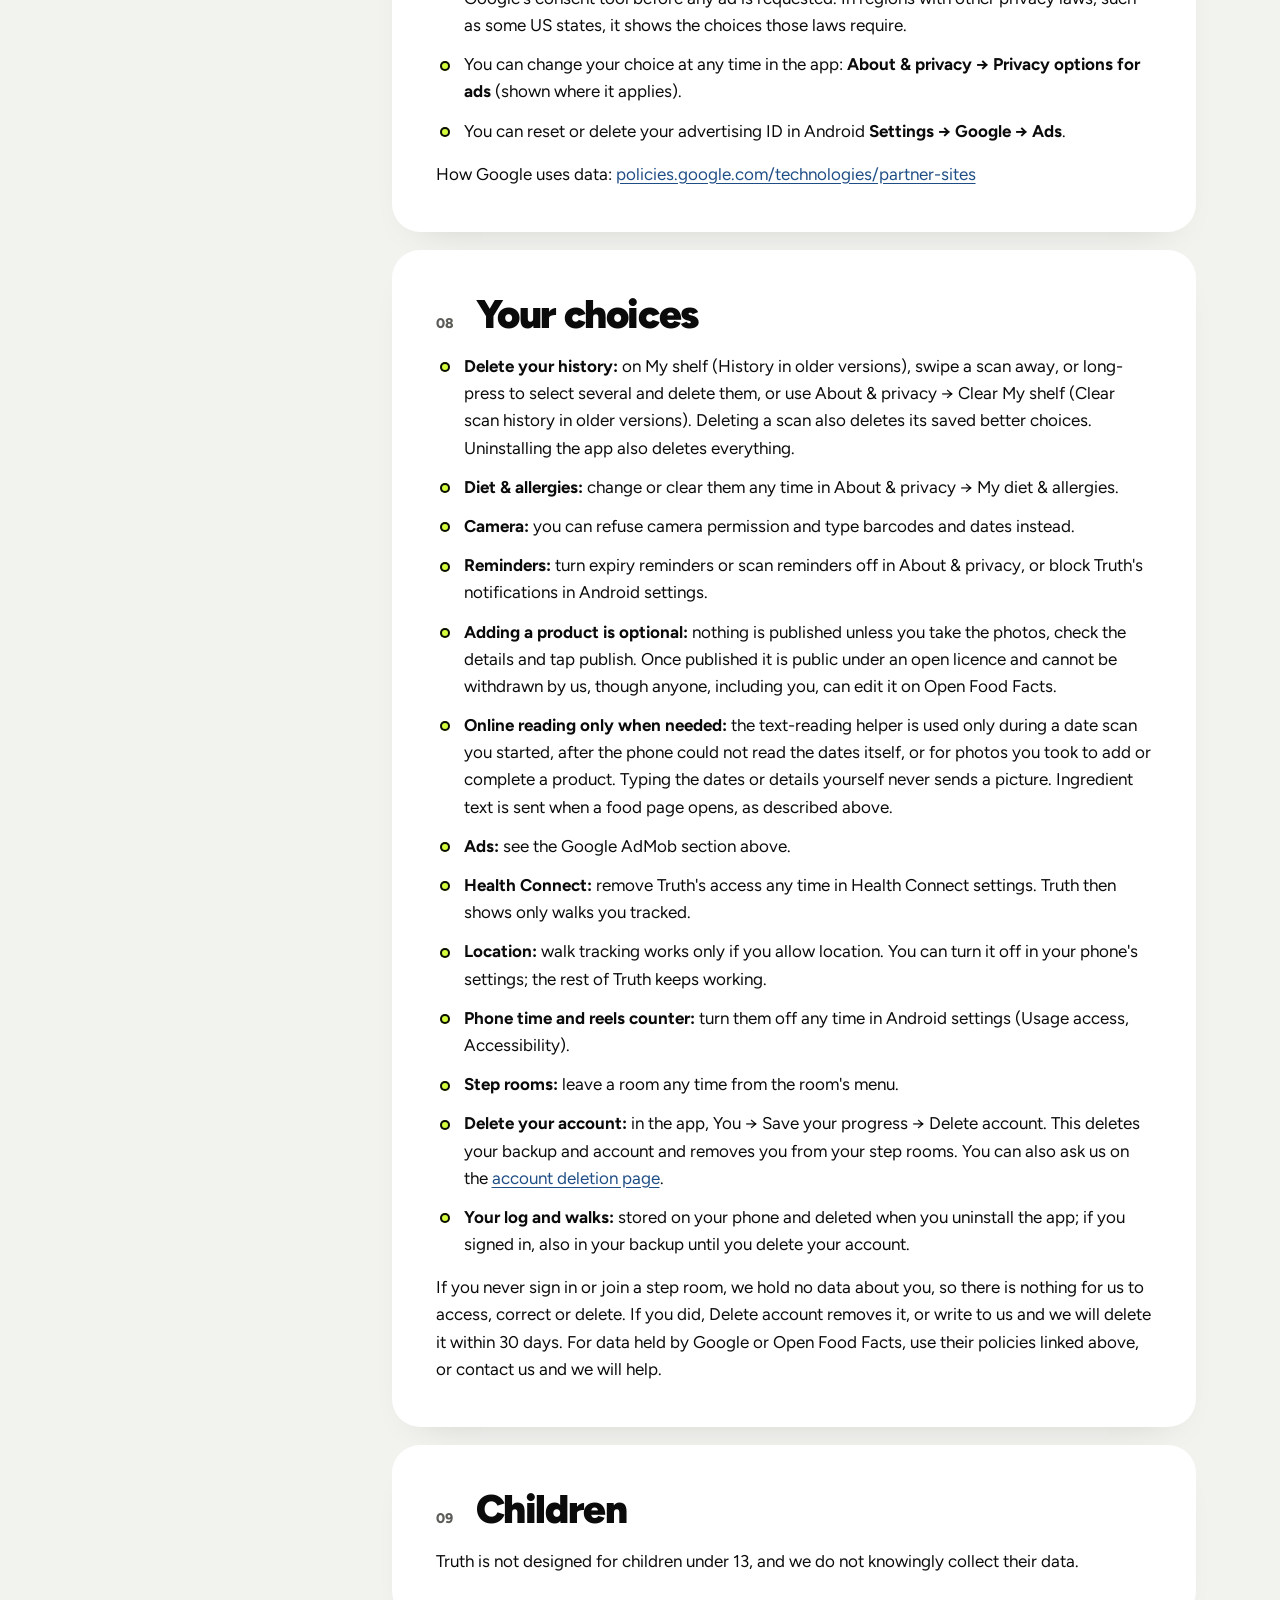
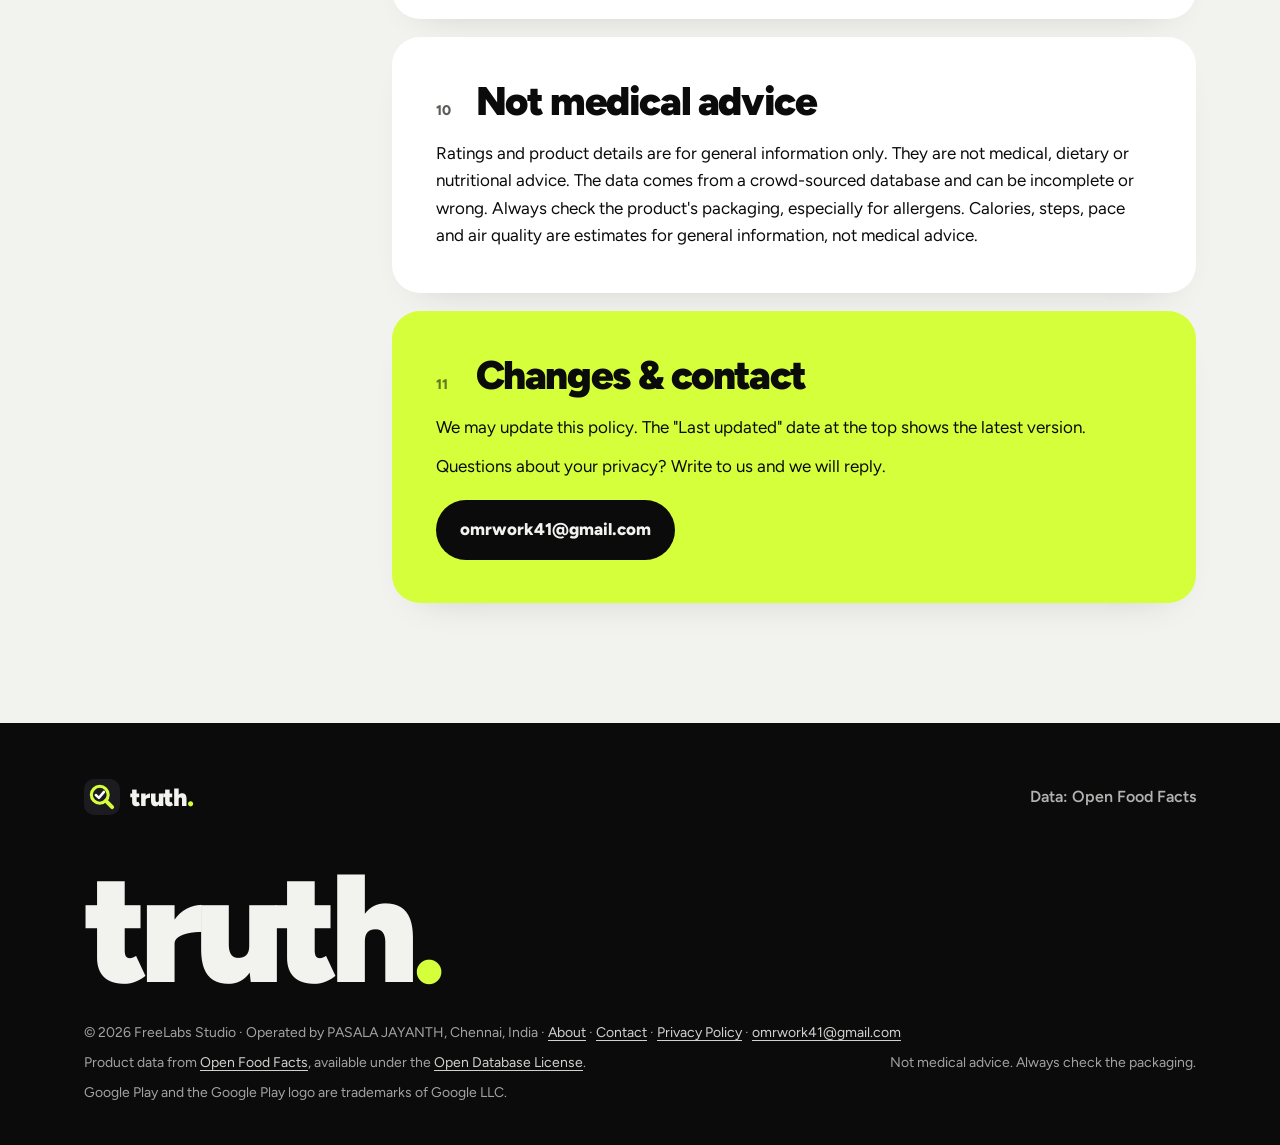
<file: privacy.html>
<!doctype html>
<html lang="en">
<head>
<meta charset="utf-8">
<meta name="viewport" content="width=device-width, initial-scale=1">
<title>Truth Privacy Policy</title>
<meta name="description" content="Privacy policy for Truth: what you log stays on your phone first, with a private backup only you can read when you sign in. How barcodes, photo reading, ads and your choices work.">
<meta name="theme-color" content="#0B0B0C">
<link rel="canonical" href="https://truth.freefinance.site/privacy.html">
<meta property="og:type" content="website">
<meta property="og:site_name" content="Truth">
<meta property="og:title" content="Truth Privacy Policy">
<meta property="og:description" content="Privacy policy for Truth: what you log stays on your phone first, with a private backup only you can read when you sign in. How barcodes, photo reading, ads and your choices work.">
<meta property="og:url" content="https://truth.freefinance.site/privacy.html">
<meta property="og:image" content="https://truth.freefinance.site/assets/og.png">
<meta property="og:image:width" content="1200">
<meta property="og:image:height" content="630">
<meta property="og:image:alt" content="Truth logo beside the Truth app's scan screen, with the words See what's really inside">
<meta name="twitter:card" content="summary_large_image">
<link rel="icon" href="data:image/svg+xml,%3Csvg xmlns='http://www.w3.org/2000/svg' viewBox='0 0 64 64'%3E%3Crect width='64' height='64' rx='18' fill='%230B0B0C'/%3E%3Ccircle cx='28' cy='28' r='15' fill='none' stroke='%23D4FF3A' stroke-width='5.5'/%3E%3Cpath d='M39 39 L50 50' stroke='%23D4FF3A' stroke-width='7' stroke-linecap='round'/%3E%3Cpath d='M21 28.5 L26.5 33.5 L35.5 23' fill='none' stroke='%23fff' stroke-width='4.5' stroke-linecap='round' stroke-linejoin='round'/%3E%3C/svg%3E">
<link rel="icon" href="favicon.svg" type="image/svg+xml">
<link rel="alternate icon" href="favicon.ico" sizes="32x32">
<link rel="apple-touch-icon" href="apple-touch-icon.png">
<link rel="manifest" href="site.webmanifest">
<link rel="preconnect" href="https://fonts.googleapis.com">
<link rel="preconnect" href="https://fonts.gstatic.com" crossorigin>
<link href="https://fonts.googleapis.com/css2?family=Figtree:wght@400;600;800;900&display=swap" rel="stylesheet">
<style>
  :root {
    --ink: #0B0B0C; --ink-2: #141416; --glass: #1C1C20; --paper: #F2F2EF; --card: #FFFFFF;
    --volt: #D4FF3A; --muted: #5C5C58; --line: #E6E6E0; --on-ink-2: rgba(242,242,239,.66); --link: #1F4E86;
    --pad: clamp(20px, 5vw, 64px); --max: 1240px; --radius: 28px;
  }
  * { box-sizing: border-box; }
  html { -webkit-text-size-adjust: 100%; scroll-behavior: smooth; }
  body { margin: 0; background: var(--paper); color: var(--ink); font-family: Figtree, system-ui, sans-serif; font-size: 17px; line-height: 1.6; overflow-x: hidden; }
  a { color: var(--link); text-underline-offset: 3px; overflow-wrap: anywhere; }
  .wrap { max-width: var(--max); margin: 0 auto; padding: 0 var(--pad); }


  .hero { background: var(--ink); color: var(--paper); position: relative; overflow: hidden; isolation: isolate; }
  .hero::before { content: ""; position: absolute; right: -10%; top: -30%; width: 60%; height: 140%; z-index: -1; background: radial-gradient(closest-side, rgba(212,255,58,.16), transparent 70%); }
  .hero .wrap { padding-top: clamp(40px, 6vw, 80px); padding-bottom: clamp(48px, 6vw, 88px); }
  .stamp { display: inline-flex; align-items: center; gap: 10px; background: var(--glass); border: 1px solid rgba(255,255,255,.08); font-size: 14px; font-weight: 600; padding: 8px 14px; border-radius: 999px; }
  h1 { font-size: clamp(52px, 9vw, 120px); line-height: .9; letter-spacing: -.055em; font-weight: 900; margin: 22px 0 22px; }
  .lede { font-size: clamp(18px, 1.8vw, 22px); color: var(--on-ink-2); max-width: 40ch; margin: 0 0 30px; }
  .lede strong { color: var(--paper); font-weight: 800; }
  .promises { display: grid; grid-template-columns: repeat(4, 1fr); gap: 12px; }
  .promise { background: var(--glass); border: 1px solid rgba(255,255,255,.07); border-radius: 22px; padding: 18px; }
  .promise b { display: block; font-size: 19px; font-weight: 800; letter-spacing: -.01em; margin-top: 12px; }
  .promise .ic svg { width: 20px; height: 20px; fill: none; stroke: currentColor; stroke-width: 2; stroke-linecap: round; stroke-linejoin: round; }
  .promise span { font-size: 14px; color: var(--on-ink-2); }
  .promise .ic { width: 36px; height: 36px; border-radius: 12px; background: var(--volt); color: var(--ink); display: grid; place-items: center; font-weight: 900; }
  @media (max-width: 900px) { .promises { grid-template-columns: repeat(2, 1fr); } }
  @media (max-width: 420px) { .promises { grid-template-columns: 1fr; } }

  .layout { display: grid; grid-template-columns: 260px 1fr; gap: 48px; align-items: start; padding-top: clamp(40px, 5vw, 72px); padding-bottom: 24px; }
  .toc { position: sticky; top: 96px; background: var(--card); border-radius: 24px; padding: 20px 14px; box-shadow: 0 18px 40px -26px rgba(0,0,0,.22); }
  .toc p { margin: 0 0 8px 12px; font-size: 12px; font-weight: 800; letter-spacing: .14em; text-transform: uppercase; color: var(--muted); }
  .toc a { display: block; padding: 9px 12px; border-radius: 12px; color: var(--muted); text-decoration: none; font-weight: 600; font-size: 15px; border-left: 3px solid transparent; transition: background .2s, color .2s; }
  .toc a:hover { background: var(--paper); color: var(--ink); }
  .toc a.on { background: var(--paper); color: var(--ink); border-left-color: var(--ink); }
  @media (max-width: 900px) { .layout { grid-template-columns: 1fr; gap: 24px; } .toc { display: none; } }

  .sections { display: grid; gap: 18px; min-width: 0; }
  .card { background: var(--card); border-radius: var(--radius); padding: clamp(24px, 3.4vw, 44px); box-shadow: 0 18px 40px -28px rgba(0,0,0,.2); }
  .card h2 { font-size: clamp(28px, 3.2vw, 40px); font-weight: 900; letter-spacing: -.035em; line-height: 1.05; margin: 0 0 18px; display: flex; gap: 14px; align-items: baseline; }
  .card h2 .num { font-size: 14px; font-weight: 800; color: var(--muted); letter-spacing: .06em; min-width: 26px; }
  .card p { margin: 0 0 12px; }
  .card p:last-child { margin-bottom: 0; }
  .card ul { margin: 0; padding: 0; list-style: none; display: grid; gap: 12px; }
  .card li { position: relative; padding-left: 28px; }
  .card li::before { content: ""; position: absolute; left: 4px; top: .55em; width: 10px; height: 10px; border-radius: 50%; background: var(--volt); box-shadow: inset 0 0 0 2px var(--ink); }
  .rows { display: grid; }
  .row { display: grid; grid-template-columns: 200px 1fr; gap: 6px 28px; padding: 16px 0; border-top: 1px solid var(--line); }
  .row:first-child { border-top: 0; padding-top: 0; }
  .row dt { font-weight: 800; }
  .row dd { margin: 0; }
  .row dd .why { display: block; color: var(--muted); font-size: 15px; margin-top: 2px; }
  @media (max-width: 640px) { .row { grid-template-columns: 1fr; } }
  .contact { background: var(--volt); }
  .contact h2 .num { color: rgba(11,11,12,.55); }
  .contact a { color: var(--ink); font-weight: 800; }
  .mail { display: inline-flex; margin-top: 8px; background: var(--ink); color: var(--paper) !important; text-decoration: none; padding: 16px 24px; border-radius: 999px; font-weight: 800; }


  .hero .up { animation: up .8s cubic-bezier(.2,.8,.2,1) both; }
  .hero .up:nth-child(2) { animation-delay: .06s; } .hero .up:nth-child(3) { animation-delay: .12s; } .hero .up:nth-child(4) { animation-delay: .18s; }
  @keyframes up { from { opacity: 0; transform: translateY(24px); } }
  @media (prefers-reduced-motion: reduce) { * { animation: none !important; transition: none !important; } html { scroll-behavior: auto; } }
</style>
<link rel="stylesheet" href="assets/site.css">
</head>
<body class="subpage">

<a class="skip" href="#content">Skip to content</a>

<nav class="nav" aria-label="Main">
  <div class="wrap">
    <a class="brand" href="./" aria-label="Truth home, by FreeLabs Studio">
      <svg viewBox="0 0 64 64" aria-hidden="true"><rect width="64" height="64" rx="18" fill="#1C1C20"/><circle cx="28" cy="28" r="15" fill="none" stroke="#D4FF3A" stroke-width="5.5"/><path d="M39 39 L50 50" stroke="#D4FF3A" stroke-width="7" stroke-linecap="round"/><path d="M21 28.5 L26.5 33.5 L35.5 23" fill="none" stroke="#fff" stroke-width="4.5" stroke-linecap="round" stroke-linejoin="round"/></svg>
      <span class="brand-text"><span class="wordmark">truth<b>.</b></span><span class="by">by <b>FreeLabs</b> <i>Studio</i></span></span>
    </a>
    <div class="nav-links">
      <a class="back" href="./">← Back to Truth</a>
      <a class="link" href="about.html">About</a>
      <a class="link" href="contact.html">Contact</a>
      <a class="link" href="privacy.html">Privacy</a>
      <a class="chip-play" href="https://play.google.com/store/apps/details?id=com.foodscanrate.app" target="_blank" rel="noopener"><span class="dot"></span><span class="long">Get it on Google Play</span><span class="short">Get the app</span></a>
      <details class="menu">
        <summary aria-label="Menu"><svg class="ic" viewBox="0 0 24 24" aria-hidden="true" fill="none" stroke="currentColor" stroke-width="2" stroke-linecap="round"><path d="M4 6h16M4 12h16M4 18h16"/></svg></summary>
        <div class="menu-panel">
          <a href="./">Home</a>
          <a href="about.html">About</a>
          <a href="contact.html">Contact</a>
          <a href="privacy.html">Privacy</a>
          <a href="https://play.google.com/store/apps/details?id=com.foodscanrate.app" target="_blank" rel="noopener">Get it on Google Play</a>
        </div>
      </details>
    </div>
  </div>
</nav>

<header class="hero">
  <div class="wrap">
    <span class="stamp up"><span class="dot"></span>Last updated 18 November 2026</span>
    <h1 class="up">Privacy Policy</h1>
    <p class="lede up"><strong>The short version:</strong> Your scans, food log, steps and walks stay on your phone first. When you sign in, we keep a private backup that only you can read, and you can delete it any time. We keep no photos, and we never sell your data.</p>
    <div class="promises up">
      <div class="promise"><div class="ic"><svg viewBox="0 0 24 24" aria-hidden="true"><path d="M16 21v-2a4 4 0 0 0-4-4H6a4 4 0 0 0-4 4v2"/><circle cx="9" cy="7" r="4"/><line x1="17" x2="22" y1="8" y2="13"/><line x1="22" x2="17" y1="8" y2="13"/></svg></div><b>Private backup</b><span>Only you can read it. Delete it any time.</span></div>
      <div class="promise"><div class="ic"><svg viewBox="0 0 24 24" aria-hidden="true"><path d="M18 6 6 18"/><path d="m6 6 12 12"/></svg></div><b>Nothing sold</b><span>We store no photos and never sell your data.</span></div>
      <div class="promise"><div class="ic"><svg viewBox="0 0 24 24" aria-hidden="true"><path d="M15 21v-8a1 1 0 0 0-1-1h-4a1 1 0 0 0-1 1v8"/><path d="M3 10a2 2 0 0 1 .709-1.528l7-5.999a2 2 0 0 1 2.582 0l7 5.999A2 2 0 0 1 21 10v9a2 2 0 0 1-2 2H5a2 2 0 0 1-2-2z"/></svg></div><b>On your phone</b><span>History is kept only on the device.</span></div>
      <div class="promise"><div class="ic"><svg viewBox="0 0 24 24" aria-hidden="true"><path d="m3 11 18-5v12L3 14v-3z"/><path d="M11.6 16.8a3 3 0 1 1-5.8-1.6"/></svg></div><b>Google ads</b><span>Free app, paid for by AdMob ads.</span></div>
    </div>
  </div>
</header>

<div class="wrap layout">
  <nav class="toc" aria-label="On this page">
    <p>On this page</p>
    <a href="#who">Who we are</a>
    <a href="#short">In short</a>
    <a href="#data">Data the app handles</a>
    <a href="#off">Open Food Facts</a>
    <a href="#reader">Text-reading helper</a>
    <a href="#health">Health Connect</a>
    <a href="#ads">Google AdMob ads</a>
    <a href="#choices">Your choices</a>
    <a href="#children">Children</a>
    <a href="#advice">Not medical advice</a>
    <a href="#changes">Changes &amp; contact</a>
  </nav>

  <main id="content" class="sections">
    <section class="card" id="who">
      <h2><span class="num">01</span>Who we are</h2>
      <p>Truth ("the app") is a food scanner and daily tracker for Android and iPhone (food, water, steps, walks and runs, and, on Android, phone time), published by FreeLabs Studio ("we"). This policy explains what data the app handles and why.</p>
      <p>FreeLabs Studio is operated by PASALA JAYANTH (individual), Chennai, Tamil Nadu, India. See the <a href="contact.html">contact page</a>.</p>
      <p>Questions? Contact us at <a href="mailto:omrwork41@gmail.com">omrwork41@gmail.com</a>.</p>
    </section>

    <section class="card" id="short">
      <h2><span class="num">02</span>In short</h2>
      <ul>
        <li>From version 1.7 you <b>sign in with Google</b> on Android (on iPhone, signing in with Apple or Google is optional) so your progress is backed up; only then do we keep a copy of your data (see Sign-in and backup), and you can delete it any time with <b>Delete account</b>.</li>
        <li>We run one small <b>helper</b> that reads pack photos when the phone cannot and, from version 1.4, explains ingredients with AI. From version 1.7.1 each request carries your sign-in so limits apply per person; the helper keeps nothing about you.</li>
        <li>Your <b>scan history stays on your phone</b>. It is not uploaded and is excluded from cloud backups and device transfers.</li>
        <li>Photos leave your phone <b>only to be read</b> (printed dates the phone cannot read, or photos you take to add or complete a product) and, for products you add or complete, to be published on Open Food Facts.</li>
        <li>Barcode numbers are sent to <b>Open Food Facts</b> to look up products.</li>
        <li>The app is free and shows <b>ads from Google AdMob</b>, which collects data as described below. From version 1.7 on Android there is also an optional <b>Truth Plus</b> subscription, sold only through Google Play, which handles the payment: we never see your card or bank details. Truth Plus members see no ads.</li>
        <li><b>Steps and calories burned</b> are read from Health Connect only if you allow it. They are shown on your phone and never sent anywhere.</li>
        <li><b>Walks and runs</b> you track, with their routes, stay on your phone, unless you sign in for a backup.</li>
        <li><b>Step rooms</b> (from version 1.7, only if you join one) share your first name, your buddy and your step counts with the people in that room.</li>
        <li><b>Phone time and the reels counter</b> (Android, from version 1.7, only if you turn them on) are worked out on your phone and stay there. Truth Plus members' daily phone-time totals are included in their backup; reel counts never leave your phone.</li>
        <li>What you eat, your water and your meal plans <b>stay on your phone</b>. If you describe a meal for an estimate, only those words are sent. If you ask for a recipe ("Cook with what I have"), only the ingredients you type, the number of people and your diet and allergies are sent.</li>
      </ul>
    </section>

    <section class="card" id="data">
      <h2><span class="num">03</span>Data the app handles</h2>
      <dl class="rows">
        <div class="row"><dt>Camera images</dt><dd>Processed on your phone to read barcodes and QR codes and, when you tap "Scan dates live", the dates printed on a pack. If the phone cannot read the dates within a few seconds, a black-and-white crop of the date area only is sent to Truth's text-reading helper (see below). Never stored by us.<span class="why">Why: to scan codes and read pack dates</span></dd></div>
        <div class="row"><dt>Photos of pack dates</dt><dd>If you take or choose a photo of a pack's dates, its text is read on your phone. The photo is deleted right after reading and never uploaded. The dates you confirm are saved only in your on-phone history.<span class="why">Why: to show manufacturing and expiry dates</span></dd></div>
        <div class="row"><dt>Reminders</dt><dd>Only if you allow notifications: Android schedules them on your phone, using the expiry dates in your on-phone history (a week and a day before a pack expires), plus, from version 1.5, short reminders to scan when you have not opened Truth for a day or more: at most one a day, stopping after two weeks. Nothing is sent to us or anyone else.<span class="why">Why: to remind you before a product expires</span></dd></div>
        <div class="row"><dt>Photos of a product you add or complete</dt><dd>Only if you tap "Add it with photos" or "Add from photos": the photos are read on your phone and by Truth's text-reading helper to fill in the details. The photos and the details you confirm (name, brand, size, ingredients, nutrition table) are sent to Open Food Facts and published there under an open licence only when you tap publish. From version 1.7.1 they go through Truth's helper and are published with Truth's own Open Food Facts account, and adding a product needs a Google or Apple sign-in (so spam can be stopped); the helper keeps no copy.<span class="why">Why: to add a missing product, or missing details, to the public database</span></dd></div>
        <div class="row"><dt>Quick questions</dt><dd>Only if you answer one: your yes / no answer and a random ID created on install (not linked to you) are sent to Open Food Facts' Robotoff service, where answers from many people decide changes to the product.<span class="why">Why: to help correct product data</span></dd></div>
        <div class="row"><dt>Home screen widget</dt><dd>From version 1.5, if you add it: the widget shows Truth's mood and how many products you checked today, worked out on your phone from your on-phone history, (and, in version 1.6 only, the latest air quality reading). Nothing else is sent to us or anyone else.<span class="why">Why: a quick look and a Scan button on your home screen</span></dd></div>
        <div class="row"><dt>Steps and calories (Health Connect)</dt><dd>From version 1.6, only if you allow it: Truth reads your steps and active calories burned for today and recent days from Health Connect, to show them on Home and in the calendar. Truth only reads; it never writes to Health Connect. This data stays on your phone and is never sent to us or anyone else, never used for ads, and never sold. See the Health Connect section below.<span class="why">Why: to compare calories had with calories burned</span></dd></div>
        <div class="row"><dt>Walk and run tracking (location and steps)</dt><dd>From version 1.6, only after you tap Start on "Track a walk or run": the app uses your phone's precise location (GPS) and step sensor to measure distance, pace, speed and steps and to draw your route. A notification shows the whole time, and tracking stops when you tap Finish. Truth does not use location in the background otherwise. Your walks, runs and routes are stored only on your phone.<span class="why">Why: to record your walk or run</span></dd></div>
        <div class="row"><dt>Maps</dt><dd>From version 1.6, routes are shown on Google Maps inside the app. Like any map, Google receives the map area being shown and technical data such as your IP address and device information, under <a href="https://policies.google.com/privacy">Google's privacy policy</a>. Your saved routes are not sent to Google.<span class="why">Why: to show where you walked</span></dd></div>
        <div class="row"><dt>Air quality (removed)</dt><dd>Version 1.6 showed the air quality around you, using a position rounded to about 1 km. This was removed in version 1.7: Truth no longer sends any position for air quality.<span class="why">Why: no longer used</span></dd></div>
        <div class="row"><dt>Food and water log, meal plans</dt><dd>From version 1.6: what you mark as eaten, your water, your steps goal and the meals you plan are stored only on your phone. Home dishes come from a list built into the app (Indian Nutrient Databank, INDB), so searching them sends nothing.<span class="why">Why: your daily calories had, water and plans</span></dd></div>
        <div class="row"><dt>Your profile and goal</dt><dd>From version 1.7, the answers you give when you start (your name, your buddy's name, sex, date of birth, height, weight, goal weight, activity and what you want help with) and your weigh-ins are stored on your phone, to work out your daily calorie target and plan. They are not sent anywhere unless you sign in for a backup.<span class="why">Why: a plan made for you</span></dd></div>
        <div class="row"><dt>Sign-in and backup</dt><dd>From version 1.7, when you sign in with Google or Apple (required on Android, optional on iPhone): Google Firebase Authentication receives your name, email address and a Firebase account ID. Truth then keeps a backup in Google Cloud Firestore (Mumbai, India): your profile and goal, food and water log, weigh-ins, walks and runs (with routes), daily steps, badges, scan history and settings, and, for Truth Plus members only, your last 90 days of phone time (not reel counts). Only you can read your backup. It is used only to restore your data on a new phone and is never used for ads or sold. Delete it any time with Delete account in the app or on our <a href="delete-account.html">account deletion page</a>.<span class="why">Why: so your progress isn't lost</span></dd></div>
        <div class="row"><dt>Step rooms</dt><dd>From version 1.7, only if you make or join a room with a code: your first name, your buddy, your steps today and this week, and a random account ID are stored in Google Cloud Firestore and shown to the other people in that room (at most 20). Leave a room any time; your line is removed. A room you made and are alone in is deleted when you leave.<span class="why">Why: to walk together with friends and family</span></dd></div>
        <div class="row"><dt>Phone time (Android)</dt><dd>From version 1.7, only if you switch on Usage access for Truth in Android settings: Truth reads how long each app was open today, how often the phone was unlocked and when, to show your social media time, the apps you used most and your daily limit. This is worked out and kept on your phone (90 days). Truth never sees what you do inside other apps. For Truth Plus members, the daily totals are included in their backup.<span class="why">Why: to help you keep phone time in check</span></dd></div>
        <div class="row"><dt>Reels counter (Android)</dt><dd>From version 1.7, only if you turn on "Truth reels counter" in Android's Accessibility settings, after Truth explains it: Truth uses Android's Accessibility service only in Instagram, YouTube, Facebook and Snapchat, and only to notice when a full-screen video list moves to the next video, so it can count reels and shorts, show a small live counter and remind you at your daily cap. It reads only the list's position and size: never text, messages, comments, passwords or what is in the videos. Counts stay on your phone and are never included in any backup. Turn it off any time in Accessibility settings.<span class="why">Why: to help you watch fewer reels</span></dd></div>
        <div class="row"><dt>Steps on iPhone</dt><dd>On iPhone, from version 1.7, only if you allow Motion &amp; Fitness: Truth reads today's steps from the iPhone's own step counter. It stays on your phone.<span class="why">Why: your steps for the day</span></dd></div>
        <div class="row"><dt>Truth Plus</dt><dd>If you subscribe, Google Play (or, later, the App Store) handles the payment. RevenueCat, our subscription service, receives your Truth account ID and the purchase details from the store, checks the purchase and tells Truth whether your subscription is active, so Plus follows your account to a new phone. We never see your card or bank details.<span class="why">Why: to unlock Plus features</span></dd></div>
        <div class="row"><dt>Meal descriptions</dt><dd>From version 1.6, only if you type a meal and tap Estimate (for example "2 chapati with dal"): those words are sent to Truth's helper, which asks AI models through OpenRouter for a calorie estimate. The words are sent with a random ID created on install, used only to limit how often one phone can ask. No name, account or location. Estimates are saved by the words only, so the same words get the same answer, with no link to you.<span class="why">Why: to estimate a meal that isn't in Truth</span></dd></div>
        <div class="row"><dt>Product links</dt><dd>From version 1.5, shared product cards include a link and QR code with the product's barcode, such as truth.freefinance.site/p/8901234567890. Opening one shows that product in Truth. The link contains only the barcode, nothing about you.<span class="why">Why: so friends can open a product you shared</span></dd></div>
        <div class="row"><dt>Update check</dt><dd>When the app opens, it asks Google Play whether a newer version exists and reads small files on truth.freefinance.site listing the oldest version that may still be used and, from version 1.5, whether a festival look (such as Diwali) is on. Nothing about you is sent beyond what any internet request includes, such as your IP address.<span class="why">Why: to offer updates and stop very old versions</span></dd></div>
        <div class="row"><dt>Problem reports</dt><dd>Only if you tap "Report a problem": your own email app opens with a draft containing the app version. Nothing is sent until you send the email yourself.<span class="why">Why: so you can tell us what went wrong</span></dd></div>
        <div class="row"><dt>Barcode numbers</dt><dd>Sent to the Open Food Facts API (openfoodfacts.org and its sister databases).<span class="why">Why: to look up product information</span></dd></div>
        <div class="row"><dt>QR and Data Matrix contents</dt><dd>Read on your phone. Only a product number found in the code is sent to Open Food Facts. Batch and expiry details are saved only on your phone. Links open in your browser only if you tap Open. Payment codes are never opened.<span class="why">Why: to show product, batch and expiry details</span></dd></div>
        <div class="row"><dt>Web pages from QR codes</dt><dd>Only if you tap "Show full details": the app loads the page the code links to, as a browser would (so that website sees your IP address), and reads the product details on your phone.<span class="why">Why: to show medicine and product details</span></dd></div>
        <div class="row"><dt>Scan history (My shelf)</dt><dd>Product name, brand, scores and time scanned, stored only on your phone. In the app this list is called My shelf (History in versions before 1.3).<span class="why">Why: so you can see earlier scans, even offline</span></dd></div>
        <div class="row"><dt>Diet &amp; allergies</dt><dd>Only if you set them (version 1.3 and later): your diet and allergies are stored on your phone and checked against products on your phone. From version 1.7, if you ask for a recipe ("Cook with what I have"), they are sent with your ingredients to Truth's helper so the recipe fits them, and are not stored there.<span class="why">Why: so each food page can tell you whether it fits</span></dd></div>
        <div class="row"><dt>Better choices</dt><dd>On food pages (version 1.3 and later): the product's category (for example "dry biscuits"), the country (India) and the Nutri-Score grades to look for are sent to Open Food Facts' search (search.openfoodfacts.org, or its main API as a backup). The results are kept on your phone for up to a week and deleted when you delete the scan.<span class="why">Why: to suggest similar products with a better Nutri-Score</span></dd></div>
        <div class="row"><dt>Ingredient explanations</dt><dd>On food pages (version 1.4 and later): the product's ingredient list and the ingredient names are sent to Truth's helper (see below), with your sign-in from version 1.7.1 (before that, a random ID created on install), used only to limit how often one person can ask. The barcode and your scan history are not sent. Answers are kept on your phone.<span class="why">Why: to sort the list and explain each ingredient</span></dd></div>
        <div class="row"><dt>Shared product pictures</dt><dd>Only if you tap Share: the picture is made on your phone and handed to the app you choose, such as WhatsApp. Truth itself sends it nowhere.<span class="why">Why: so you can send a product's verdict to someone</span></dd></div>
        <div class="row"><dt>Product photos</dt><dd>Downloaded from images.openfoodfacts.org and kept in the app's cache on your phone for up to 30 days.<span class="why">Why: so photos appear instantly next time</span></dd></div>
        <div class="row"><dt>Scanner diagnostics</dt><dd>Google ML Kit, which reads barcodes and text on your phone, sends Google technical data such as device model, OS version, app version, performance and error codes, with an identifier for this installation. No images or scan contents.<span class="why">Why: so Google can keep the scanner working well</span></dd></div>
        <div class="row"><dt>Advertising data</dt><dd>Advertising ID, app set ID, IP address, device information, app usage (such as app launches and taps), diagnostics and ad interactions, collected by Google AdMob.<span class="why">Why: to show and measure ads and prevent fraud</span></dd></div>
      </dl>
    </section>

    <section class="card" id="off">
      <h2><span class="num">04</span>Open Food Facts</h2>
      <p>Product lookups go directly from your phone to Open Food Facts, a non-profit open database. Each request contains the barcode, the app's name and version, and the technical data every internet request includes, such as your IP address.</p>
      <p>Open Food Facts privacy policy: <a href="https://world.openfoodfacts.org/privacy">world.openfoodfacts.org/privacy</a></p>
    </section>

    <section class="card" id="reader">
      <h2><span class="num">05</span>Truth's text-reading helper</h2>
      <p>Some print is too small, curved or faint for the phone to read, such as dates etched on a bottle. Then the app sends the picture to a small helper we run on Cloudflare Workers, which passes it to an AI text-reading model through OpenRouter and returns only the text it found (dates, or the details on a label). Pictures are sent only during a scan you started or for photos you took to add or complete a product.</p>
      <p>From version 1.4, the helper also sorts ingredient lists and explains ingredients. On food pages the app sends it the ingredient list and names, which it passes to AI models through OpenRouter.</p>
      <p>From version 1.6, the helper also estimates calories for meals you describe (the words only), which is not linked to you. From version 1.7 it also suggests a recipe from the ingredients you type, the number of people and your diet and allergies (if you set them); this is not linked to you either. (In version 1.6 it also looked up air quality; that was removed in 1.7.)</p>
      <ul>
        <li><b>What is sent:</b> the picture (for dates, only a black-and-white crop of the date area; product photos shrunk to at most 1280 pixels) or the ingredient text, plus, from version 1.7.1, your sign-in: a short-lived Firebase token the helper checks with Google, and the account ID in it is used only to limit how often one person can ask and to cap daily AI spending. If you chose "Not now" on iPhone, this is an anonymous Firebase sign-in with no name or email. Earlier versions sent a random ID created on install instead. No name, email, location or scan history.</li>
        <li><b>App check:</b> from version 1.7.1 requests may also carry an App Check token from Google Play Integrity (Android) or Apple DeviceCheck (iPhone). It only shows the request comes from the real Truth app and holds nothing about you.</li>
        <li><b>What is kept:</b> no pictures, no text read from them, and no logs about you (only daily totals such as the number of requests and AI spending). Sorted ingredient lists and ingredient explanations are saved and shared with everyone who scans the same ingredients, with no link to you or your phone.</li>
        <li><b>Other services:</b> OpenRouter and the model providers handle the picture or ingredient text and may keep request data for a limited time under their own policies (free models may be used to improve them). Don't photograph people, documents or anything personal.</li>
      </ul>
      <p style="margin-top:16px">Their policies: <a href="https://openrouter.ai/privacy">openrouter.ai/privacy</a> · <a href="https://www.cloudflare.com/privacypolicy/">cloudflare.com/privacypolicy</a> · <a href="https://policies.google.com/privacy">policies.google.com/privacy</a></p>
    </section>

    <section class="card" id="health">
      <h2><span class="num">06</span>Health Connect</h2>
      <p>Truth reads two kinds of data from Health Connect, only with your permission: <b>steps</b> and <b>active calories burned</b>. They are used only to show your activity in the app, on your phone. Truth does not write data to Health Connect, does not send this data to us or anyone else, does not use it for ads, and does not sell it or use it to decide credit or insurance.</p>
      <p>Truth's use of information received from Health Connect adheres to the Health Connect Permissions policy, including the Limited Use requirements.</p>
      <p>You can remove Truth's access at any time in Health Connect settings (Settings → Apps → Health Connect → App permissions → Truth).</p>
    </section>

    <section class="card" id="ads">
      <h2><span class="num">07</span>Google AdMob ads</h2>
      <p>Truth shows ads served by Google AdMob:</p>
      <ul>
        <li>a banner at the bottom of product and dish pages,</li>
        <li>one sponsored card at the end of Today, Eat, Move and My shelf, and</li>
        <li>occasionally, a full-screen ad when you leave a product page.</li>
      </ul>
      <p style="margin-top:16px">Google may collect and use your phone's advertising ID, app set ID, IP address, information about how you use the app and interact with ads (such as app launches, taps and video views), and diagnostic information, to serve ads, personalise them where you have agreed, measure them and prevent fraud.</p>
      <ul>
        <li>In the European Economic Area, the UK and Switzerland, the app asks for your consent with Google's consent tool before any ad is requested. In regions with other privacy laws, such as some US states, it shows the choices those laws require.</li>
        <li>You can change your choice at any time in the app: <b>About &amp; privacy → Privacy options for ads</b> (shown where it applies).</li>
        <li>You can reset or delete your advertising ID in Android <b>Settings → Google → Ads</b>.</li>
      </ul>
      <p style="margin-top:16px">How Google uses data: <a href="https://policies.google.com/technologies/partner-sites">policies.google.com/technologies/partner-sites</a></p>
    </section>

    <section class="card" id="choices">
      <h2><span class="num">08</span>Your choices</h2>
      <ul>
        <li><b>Delete your history:</b> on My shelf (History in older versions), swipe a scan away, or long-press to select several and delete them, or use About &amp; privacy → Clear My shelf (Clear scan history in older versions). Deleting a scan also deletes its saved better choices. Uninstalling the app also deletes everything.</li>
        <li><b>Diet &amp; allergies:</b> change or clear them any time in About &amp; privacy → My diet &amp; allergies.</li>
        <li><b>Camera:</b> you can refuse camera permission and type barcodes and dates instead.</li>
        <li><b>Reminders:</b> turn expiry reminders or scan reminders off in About &amp; privacy, or block Truth's notifications in Android settings.</li>
        <li><b>Adding a product is optional:</b> nothing is published unless you take the photos, check the details and tap publish. Once published it is public under an open licence and cannot be withdrawn by us, though anyone, including you, can edit it on Open Food Facts.</li>
        <li><b>Online reading only when needed:</b> the text-reading helper is used only during a date scan you started, after the phone could not read the dates itself, or for photos you took to add or complete a product. Typing the dates or details yourself never sends a picture. Ingredient text is sent when a food page opens, as described above.</li>
        <li><b>Ads:</b> see the Google AdMob section above.</li>
        <li><b>Health Connect:</b> remove Truth's access any time in Health Connect settings. Truth then shows only walks you tracked.</li>
        <li><b>Location:</b> walk tracking works only if you allow location. You can turn it off in your phone's settings; the rest of Truth keeps working.</li>
        <li><b>Phone time and reels counter:</b> turn them off any time in Android settings (Usage access, Accessibility).</li>
        <li><b>Step rooms:</b> leave a room any time from the room's menu.</li>
        <li><b>Delete your account:</b> in the app, You → Save your progress → Delete account. This deletes your backup and account and removes you from your step rooms. You can also ask us on the <a href="delete-account.html">account deletion page</a>.</li>
        <li><b>Your log and walks:</b> stored on your phone and deleted when you uninstall the app; if you signed in, also in your backup until you delete your account.</li>
      </ul>
      <p style="margin-top:16px">If you never sign in or join a step room, we hold no data about you, so there is nothing for us to access, correct or delete. If you did, Delete account removes it, or write to us and we will delete it within 30 days. For data held by Google or Open Food Facts, use their policies linked above, or contact us and we will help.</p>
    </section>

    <section class="card" id="children">
      <h2><span class="num">09</span>Children</h2>
      <p>Truth is not designed for children under 13, and we do not knowingly collect their data.</p>
    </section>

    <section class="card" id="advice">
      <h2><span class="num">10</span>Not medical advice</h2>
      <p>Ratings and product details are for general information only. They are not medical, dietary or nutritional advice. The data comes from a crowd-sourced database and can be incomplete or wrong. Always check the product's packaging, especially for allergens. Calories, steps, pace and air quality are estimates for general information, not medical advice.</p>
    </section>

    <section class="card contact on-volt" id="changes">
      <h2><span class="num">11</span>Changes &amp; contact</h2>
      <p>We may update this policy. The "Last updated" date at the top shows the latest version.</p>
      <p>Questions about your privacy? Write to us and we will reply.</p>
      <a class="mail" href="mailto:omrwork41@gmail.com">omrwork41@gmail.com</a>
    </section>
  </main>
</div>

<footer>
  <div class="wrap">
    <div class="f-top">
      <a class="brand" href="./" aria-label="Truth home">
        <svg viewBox="0 0 64 64" aria-hidden="true"><rect width="64" height="64" rx="18" fill="#1C1C20"/><circle cx="28" cy="28" r="15" fill="none" stroke="#D4FF3A" stroke-width="5.5"/><path d="M39 39 L50 50" stroke="#D4FF3A" stroke-width="7" stroke-linecap="round"/><path d="M21 28.5 L26.5 33.5 L35.5 23" fill="none" stroke="#fff" stroke-width="4.5" stroke-linecap="round" stroke-linejoin="round"/></svg>
        <span class="wordmark">truth<b>.</b></span>
      </a>
      <div class="f-links">
        <a href="https://world.openfoodfacts.org">Data: Open Food Facts</a>
      </div>
    </div>
    <p class="f-big" aria-hidden="true">truth<b>.</b></p>
    <div class="f-small">
      <span class="f-line">© 2026 FreeLabs Studio · Operated by PASALA JAYANTH, Chennai, India · <a href="about.html">About</a> · <a href="contact.html">Contact</a> · <a href="privacy.html">Privacy Policy</a> · <a href="mailto:omrwork41@gmail.com">omrwork41@gmail.com</a></span>
      <span>Product data from <a href="https://world.openfoodfacts.org">Open Food Facts</a>, available under the <a href="https://opendatacommons.org/licenses/odbl/1-0/">Open Database License</a>.</span>
      <span>Not medical advice. Always check the packaging.</span>
      <span class="f-tm">Google Play and the Google Play logo are trademarks of Google LLC.</span>
    </div>
  </div>
</footer>

<script>
  // Highlight the section being read in the contents list.
  (function () {
    var links = document.querySelectorAll('.toc a');
    if (!('IntersectionObserver' in window) || !links.length) return;
    var byId = {}; links.forEach(function (a) { byId[a.getAttribute('href').slice(1)] = a; });
    var io = new IntersectionObserver(function (entries) {
      entries.forEach(function (e) {
        if (!e.isIntersecting) return;
        links.forEach(function (a) { a.classList.remove('on'); });
        var a = byId[e.target.id]; if (a) a.classList.add('on');
      });
    }, { rootMargin: '-30% 0px -60% 0px' });
    document.querySelectorAll('.card[id]').forEach(function (s) { io.observe(s); });
  })();
</script>
</body>
</html>
</file>
<file: assets/site.css>
/* Shared by every page: nav, menu, footer, Play badge, focus and skip link. */
html { scroll-padding-top: 96px; }
.skip { position: absolute; left: 12px; top: -60px; z-index: 40; background: var(--volt); color: var(--ink); font-weight: 800; padding: 10px 16px; border-radius: 12px; text-decoration: none; }
.skip:focus { top: 12px; }
:focus-visible { outline: 3px solid var(--volt); outline-offset: 3px; border-radius: 12px; }
.on-volt :focus-visible, .chip-play:focus-visible { outline-color: var(--ink); }
.chip-play:focus-visible { outline-color: var(--paper); }

.nav { position: sticky; top: 0; z-index: 20; background: rgba(11,11,12,.85); backdrop-filter: blur(14px); -webkit-backdrop-filter: blur(14px); border-bottom: 1px solid rgba(255,255,255,.06); }
.nav .wrap { display: flex; align-items: center; justify-content: space-between; gap: 12px; height: 72px; }
.brand { display: flex; align-items: center; gap: 10px; text-decoration: none; color: var(--paper); flex: none; }
.brand svg { width: 38px; height: 38px; flex: none; }
.brand-text { display: grid; gap: 3px; }
.wordmark { font-weight: 900; font-size: 25px; letter-spacing: -.03em; line-height: 1; }
.wordmark b { color: var(--volt); font-weight: 900; }
.by { font-size: 9.5px; font-weight: 600; letter-spacing: .13em; text-transform: uppercase; color: rgba(242,242,239,.62); line-height: 1; white-space: nowrap; }
.by b { font-weight: 800; color: var(--paper); }
.by i { font-style: normal; font-weight: 800; color: var(--volt); }

.nav-links { display: flex; align-items: center; gap: 24px; }
.nav-links a.link { color: rgba(242,242,239,.72); text-decoration: none; font-weight: 600; font-size: 15px; transition: color .2s; }
.nav-links a.link:hover { color: var(--paper); }
.chip-play { display: inline-flex; align-items: center; gap: 8px; background: var(--volt); color: var(--ink); font-weight: 800; font-size: 14px; padding: 10px 16px; border-radius: 999px; white-space: nowrap; text-decoration: none; }
.chip-play .short { display: none; }
.back { color: rgba(242,242,239,.72); text-decoration: none; font-weight: 600; font-size: 15px; white-space: nowrap; display: none; }
.back:hover { color: var(--paper); }

/* The small blinking dot, as on the scanner's "ready" light. */
.dot { width: 8px; height: 8px; border-radius: 50%; background: var(--volt); flex: none; position: relative; animation: blink 1.6s ease-in-out infinite; }
.dot::after { content: ""; position: absolute; inset: -4px; border-radius: 50%; background: inherit; opacity: .35; animation: ping 1.6s ease-out infinite; }
.chip-play .dot { background: var(--ink); }
@keyframes blink { 0%, 100% { opacity: 1; } 50% { opacity: .35; } }
@keyframes ping { 0% { transform: scale(.6); opacity: .5; } 100% { transform: scale(2); opacity: 0; } }

.menu { position: relative; display: none; }
.menu summary { list-style: none; cursor: pointer; width: 44px; height: 44px; display: grid; place-items: center; border-radius: 12px; color: var(--paper); }
.menu summary::-webkit-details-marker { display: none; }
.menu summary svg { width: 24px; height: 24px; }
.menu-panel { position: absolute; right: 0; top: 52px; min-width: 220px; background: var(--ink); border: 1px solid rgba(255,255,255,.12); border-radius: 20px; padding: 8px; display: grid; box-shadow: 0 30px 60px -20px rgba(0,0,0,.7); }
.menu-panel a { color: var(--paper); text-decoration: none; font-weight: 600; padding: 12px 14px; border-radius: 12px; }
.menu-panel a:hover { background: rgba(255,255,255,.08); }

@media (max-width: 1000px) {
  .nav-links { gap: 6px; }
  .nav-links a.link { display: none; }
  .menu { display: block; }
  .subpage .chip-play { display: none; }
  .subpage .back { display: inline; }
}
@media (max-width: 420px) {
  .nav .wrap { gap: 6px; }
  .brand { gap: 8px; }
  .nav .brand svg { width: 34px; height: 34px; }
  .by { letter-spacing: .08em; }
  .menu summary { width: 40px; }
  .chip-play { font-size: 13px; padding: 9px 12px; }
  .chip-play .long { display: none; }
  .chip-play .short { display: inline; }
}

/* The PNG carries a clear space of 16% of its height; these margins make the visible badge 56px (48px on phones). */
.play-badge { display: inline-block; line-height: 0; border-radius: 10px; }
.play-badge img { display: block; height: 83px; width: auto; margin: -14px; }
@media (max-width: 420px) { .play-badge img { height: 71px; margin: -12px; } }

footer { background: var(--ink); color: var(--paper); margin-top: clamp(56px, 8vw, 96px); padding: 56px 0 40px; font-size: 14px; }
footer .wrap { display: block; }
footer .brand svg { width: 36px; height: 36px; }
.f-top { display: flex; flex-wrap: wrap; justify-content: space-between; gap: 24px; align-items: center; }
.f-links { display: flex; flex-wrap: wrap; gap: 12px 28px; font-size: 16px; }
.f-links a { color: rgba(242,242,239,.72); text-decoration: none; font-weight: 600; }
.f-links a:hover { color: var(--paper); }
.f-big { font-size: clamp(56px, 12vw, 180px); font-weight: 900; letter-spacing: -.06em; line-height: .85; margin: 48px 0 0; color: var(--paper); }
.f-big b { color: var(--volt); }
.f-small { margin-top: 28px; display: flex; flex-wrap: wrap; gap: 8px 24px; justify-content: space-between; color: rgba(242,242,239,.66); }
.f-small a { color: rgba(242,242,239,.86); }
.f-line, .f-tm { flex-basis: 100%; }

@media (prefers-reduced-motion: reduce) {
  .dot, .dot::after { animation: none; }
  .dot::after { display: none; }
}

/* ---------- Hover and touch feedback ----------
   Lifts use the separate translate/scale properties: .reveal, the phone and the float cards already own transform. */
a, button, summary, .btn, .play-badge, .chip-play { -webkit-tap-highlight-color: rgba(212,255,58,.3); touch-action: manipulation; }
a, summary, .tile, .chip-play, .play-badge, .btn, .mail, .home, .pill, .alt, .card, .promise, .faq details, .kinds span, .codes span, .strip img, .app-icon, .brand svg, .float-card, .phone, .menu-panel a, .back {
  transition: translate .22s cubic-bezier(.2,.8,.2,1), scale .18s cubic-bezier(.2,.8,.2,1), rotate .22s cubic-bezier(.2,.8,.2,1), box-shadow .22s, background-color .18s, color .18s, border-color .18s, filter .22s;
}

/* Press: works for touch as well as mouse. */
.chip-play:active, .btn:active, .mail:active, .home:active, .play-badge:active, .menu summary:active { scale: .95; }
.tile:active, .card:active, .alt:active, .faq details:active { scale: .985; }
.kinds span:active, .codes span:active, .pill:active { scale: .94; }
.strip img:active { scale: .97; }
.menu-panel a:active { background: rgba(212,255,58,.18); }

/* Hover: only where there is a real mouse, so it doesn't stick after a tap on phones. */
@media (hover: hover) {
  .nav-links a.link { position: relative; }
  .nav-links a.link::after { content: ""; position: absolute; left: 0; right: 0; bottom: -6px; height: 2px; border-radius: 2px; background: var(--volt); transform: scaleX(0); transform-origin: left; transition: transform .22s cubic-bezier(.2,.8,.2,1); }
  .nav-links a.link:hover::after { transform: scaleX(1); }
  .brand:hover svg { rotate: -8deg; scale: 1.08; }
  .chip-play:hover { translate: 0 -2px; background: #E4FF7A; box-shadow: 0 10px 26px -8px rgba(212,255,58,.65); }
  .play-badge:hover { translate: 0 -3px; filter: drop-shadow(0 8px 16px rgba(212,255,58,.35)); }
  .app-icon:hover { rotate: -5deg; scale: 1.08; }
  .btn:hover, .mail:hover, .home:hover { translate: 0 -3px; box-shadow: 0 14px 28px -12px rgba(0,0,0,.55); }
  .back:hover { translate: -3px 0; }
  .menu summary:hover { background: rgba(255,255,255,.1); }
  .menu-panel a:hover { translate: 4px 0; color: var(--volt); }
  .f-links a:hover, .f-small a:hover { color: var(--volt); }
  .tile:hover { translate: 0 -6px; box-shadow: 0 30px 60px -28px rgba(0,0,0,.32); }
  .card:hover { translate: 0 -3px; box-shadow: 0 26px 50px -28px rgba(0,0,0,.28); }
  .promise:hover { translate: 0 -4px; border-color: rgba(212,255,58,.45); }
  .kinds span:hover { background: var(--ink); color: var(--volt); translate: 0 -2px; }
  .codes span:hover { translate: 0 -2px; box-shadow: 0 8px 16px -10px rgba(0,0,0,.4); }
  .pill:hover { scale: 1.06; }
  .alt:hover { translate: 0 -3px; box-shadow: 0 14px 26px -18px rgba(0,0,0,.4); }
  .strip li:hover img { translate: 0 -6px; box-shadow: 0 26px 46px -22px rgba(0,0,0,.55); }
  .faq details:hover { translate: 0 -2px; box-shadow: 0 22px 44px -28px rgba(0,0,0,.34); }
  .phone:hover { scale: 1.02; }
  .float-card:hover { scale: 1.06; }
}

@media (prefers-reduced-motion: reduce) {
  a, summary, .tile, .chip-play, .play-badge, .btn, .mail, .home, .pill, .alt, .card, .promise, .faq details, .kinds span, .codes span, .strip img, .app-icon, .brand svg, .float-card, .phone, .menu-panel a, .back { transition: none; translate: none !important; scale: none !important; rotate: none !important; }
}
</file>
